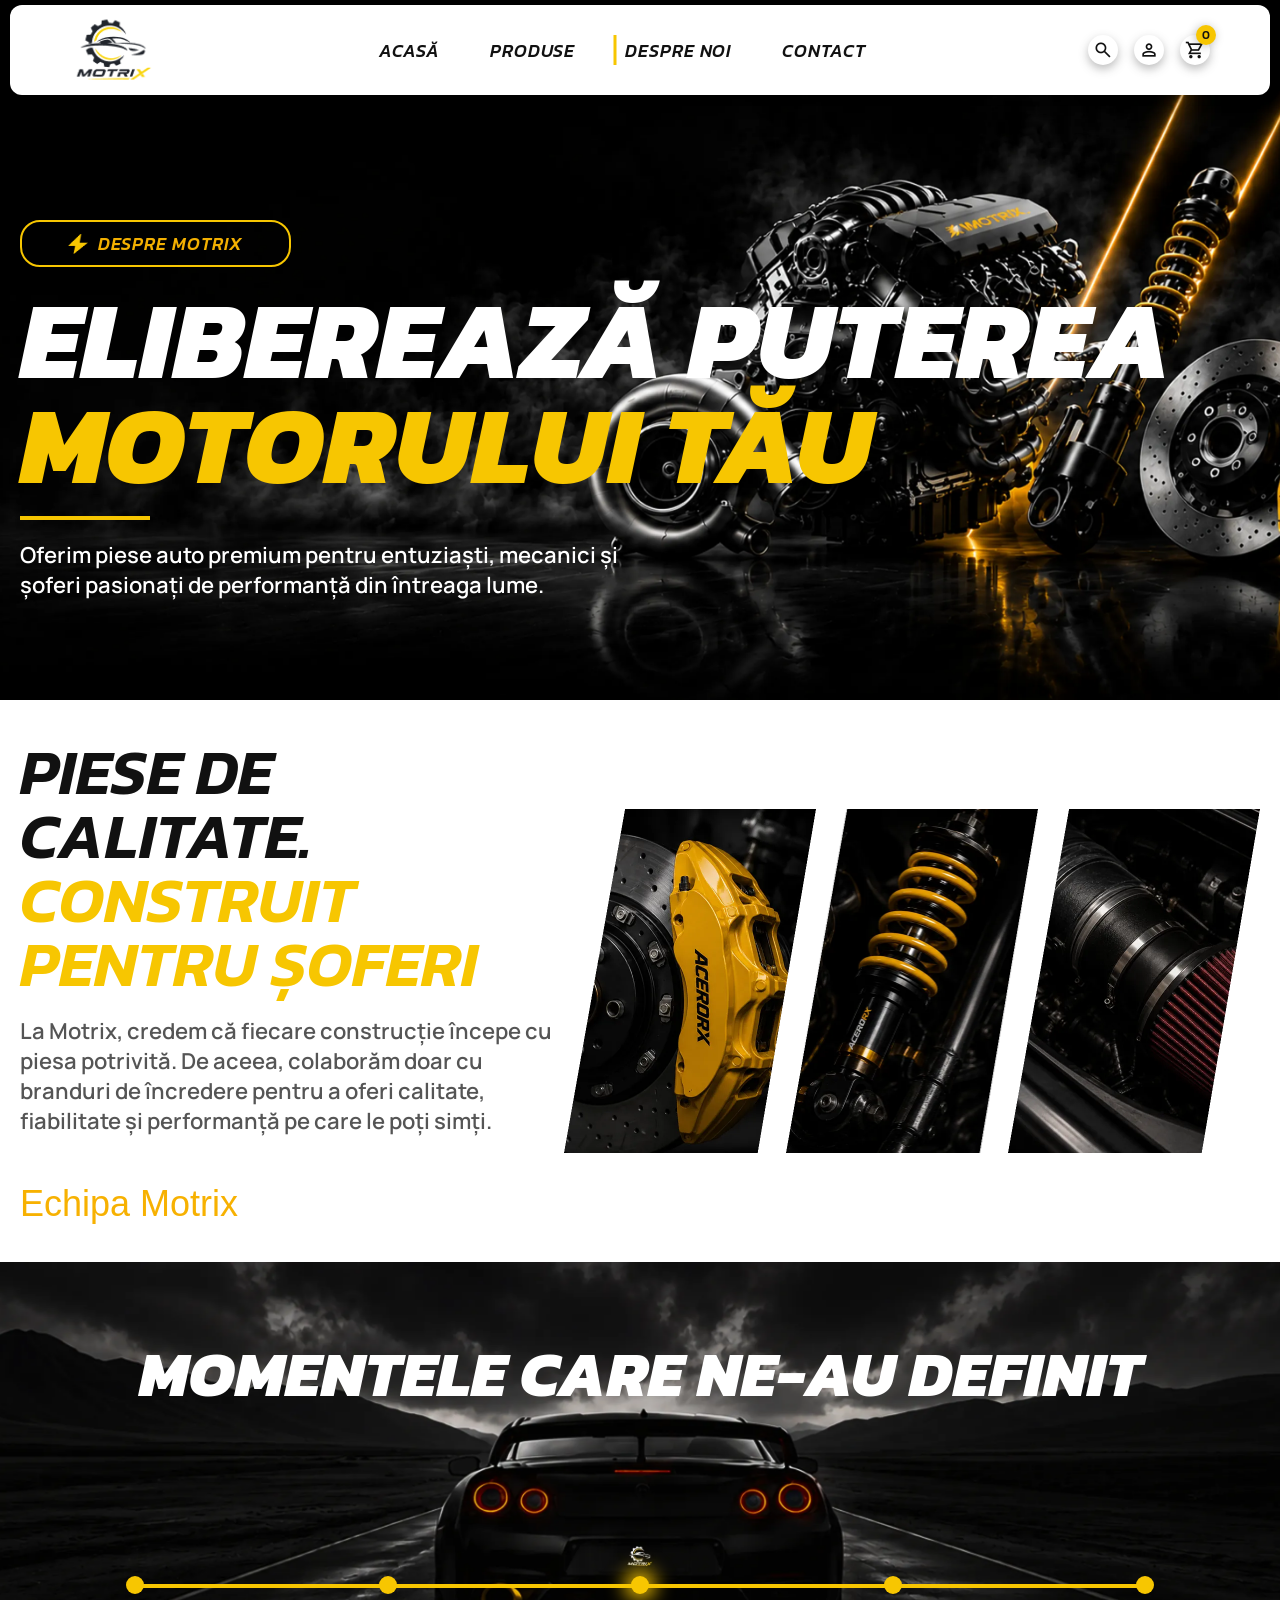
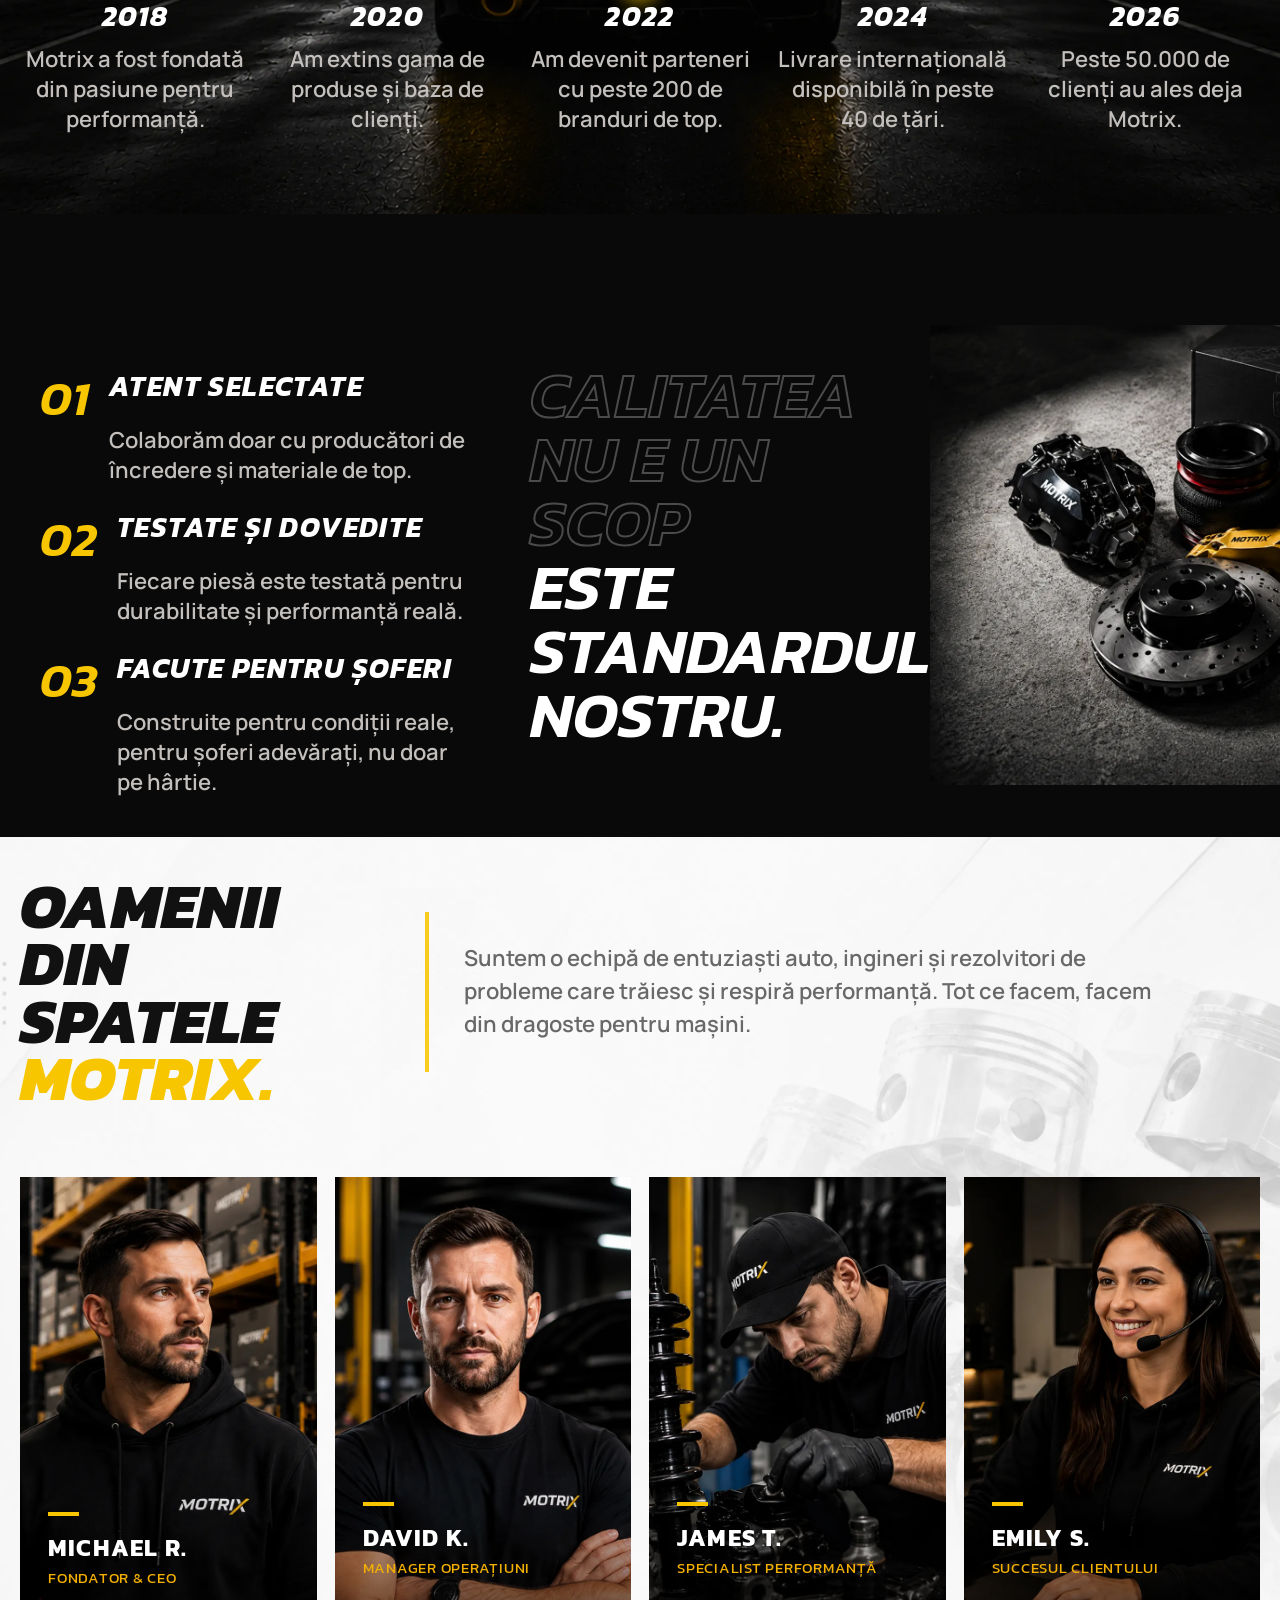
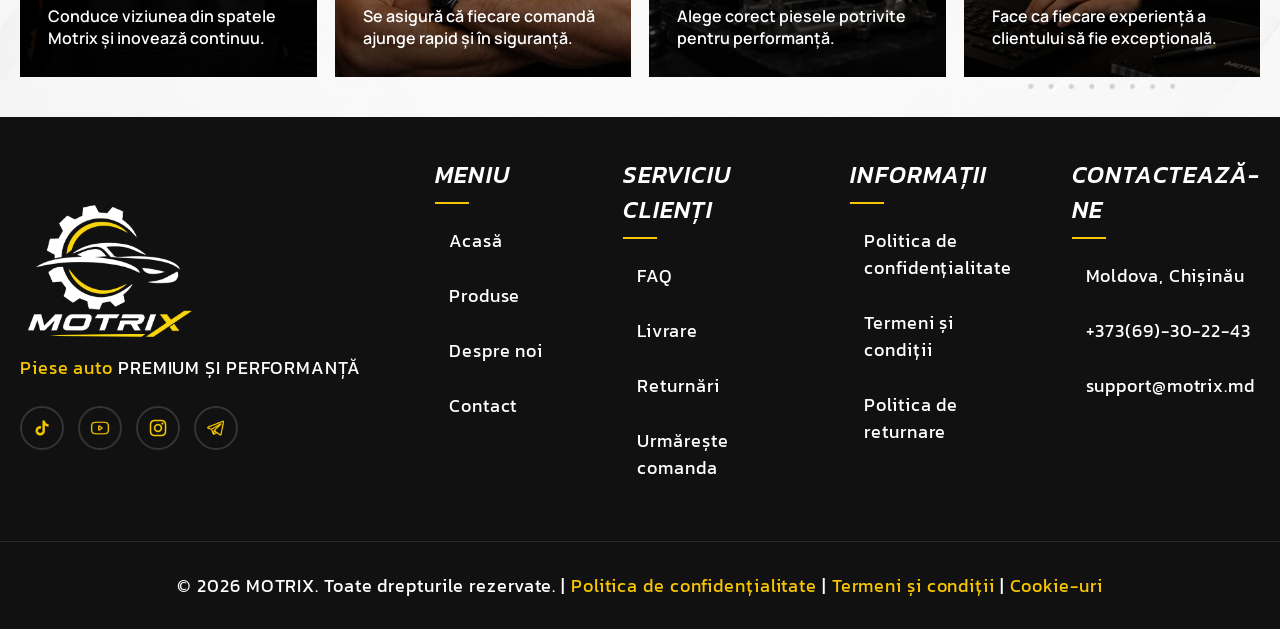
<file: about.html>
﻿<!DOCTYPE html>
<html lang="ro">

<head>
    <meta charset="UTF-8">
    <meta name="viewport" content="width=device-width, initial-scale=1.0">
    <title>Motrix | Despre noi</title>
    <link rel="icon" type="image/png" href="./Assets/Logo/Logo.png">
    <link rel="stylesheet" href="./Css/about.css">
</head>

<body>


    <section class="hero">

        <img class="hero-bg" src="./Assets/Img/About us bg.webp" alt="Hero Background">

        <nav class="navbar">
            <div class="container">

                <div class="logo">
                    <div class="logo">
                        <a href="./index.html">
                            <img src="./Assets/Logo/Logo.png" alt="Logo">
                        </a>
                    </div>
                </div>

                <ul class="menu">
                    <li><a href="./index.html">Acasă</a></li>
                    <li><a href="./shop.html">Produse</a></li>
                    <li><a href="./about.html" class="active">Despre noi</a></li>
                    <li><a href="./contact.html">Contact</a></li>
                </ul>

                <div class="actions">

                    <div class="icon-wrapper">
                        <img src="./Assets/Icons/search.png" alt="">
                    </div>

                    <div class="icon-wrapper">
                        <a href="./login.html"><img src="./Assets/Icons/user.png" alt=""></a>
                    </div>

                    <div class="icon-wrapper">
                        <div class="rectangle" id="cart-badge">0</div>
                        <a href="./checkout.html"><img src="./Assets/Icons/cart.png" alt=""></a>
                    </div>

                    <button class="hamburger" aria-label="Meniu">
                        <span></span>
                        <span></span>
                        <span></span>
                    </button>

                </div>

            </div>
        </nav>

        <div class="container hero-content">

            <div class="hero-left">

                <div class="hero-badge">
                    <img src="./Assets/Icons/Light.png" alt=""> Despre Motrix
                </div>

                <h1>
                    ELIBEREAZĂ
                    PUTEREA

                    <span>MOTORULUI TĂU</span>
                </h1>

                <div class="hero-line"></div>

                <p>
                    Oferim piese auto premium pentru entuziaști, mecanici și șoferi pasionați de performanță din
                    întreaga
                    lume.

                </p>

            </div>

        </div>
    </section>

    <section class="info">
        <div class="container">
            <div class="wrapper">
                <div class="text-wrapper">
                    <h2 class="title">PIESE DE CALITATE.<br>
                        <span>Construit pentru șoferi</span>
                    </h2>
                    <div class="signature-wrapper">
                        <p class="desc">
                            La Motrix, credem că fiecare construcție începe cu piesa potrivită. De aceea, colaborăm doar
                            cu
                            branduri
                            de încredere pentru a oferi calitate, fiabilitate și performanță pe care le poți simți.
                        </p>
                        <p class="signature">
                            Echipa Motrix
                        </p>
                    </div>
                </div>
                <div class="img-wrapper">
                    <img src="./Assets/Img/brake_.webp" alt="">
                    <img src="./Assets/Img/transmisison.webp" alt="">
                    <img src="./Assets/Img/engine_.webp" alt="">
                </div>
            </div>

        </div>
    </section>

    <section class="milestones">

        <img class="milestones-bg" src="./Assets/Img/second about bg.webp" alt="">


        <div class="container">

            <div class="milestones-header">


                <h2>MOMENTELE CARE NE-AU DEFINIT</h2>

            </div>

            <div class="timeline">

                <div class="timeline-line"></div>

                <div class="timeline-item">
                    <div class="dot"></div>

                    <h3>2018</h3>

                    <p>
                        Motrix a fost fondată
                        din pasiune pentru
                        performanță.
                    </p>
                </div>

                <div class="timeline-item">
                    <div class="dot"></div>

                    <h3>2020</h3>

                    <p>
                        Am extins gama de
                        produse și baza de
                        clienți.
                    </p>
                </div>

                <div class="timeline-item">
                    <div class="dot">
                        <div class="dot blur"></div>
                    </div>


                    <h3>2022</h3>

                    <p>
                        Am devenit parteneri
                        cu peste 200 de
                        branduri de top.
                    </p>
                </div>

                <div class="timeline-item">
                    <div class="dot"></div>

                    <h3>2024</h3>

                    <p>
                        Livrare internațională
                        disponibilă în peste
                        40 de țări.
                    </p>
                </div>

                <div class="timeline-item">
                    <div class="dot"></div>

                    <h3>2026</h3>

                    <p>
                        Peste 50.000 de clienți au ales deja Motrix.
                    </p>
                </div>

            </div>

        </div>

    </section>


    <section class="quality">


        <div class="container">

            <div class="quality-left">

                <div class="quality-item">
                    <div class="quality-number">01</div>

                    <div class="quality-content">
                        <h3>ATENT SELECTATE</h3>

                        <p>
                            Colaborăm doar cu
                            producători de încredere
                            și materiale de top.
                        </p>
                    </div>
                </div>

                <div class="quality-item">
                    <div class="quality-number">02</div>

                    <div class="quality-content">
                        <h3>TESTATE ȘI DOVEDITE</h3>

                        <p>
                            Fiecare piesă este testată
                            pentru durabilitate și
                            performanță reală.
                        </p>
                    </div>
                </div>

                <div class="quality-item">
                    <div class="quality-number">03</div>

                    <div class="quality-content">
                        <h3>FACUTE PENTRU ȘOFERI</h3>

                        <p>
                            Construite pentru condiții reale,
                            pentru șoferi adevărați,
                            nu doar pe hârtie.
                        </p>
                    </div>
                </div>

            </div>

            <div class="quality-title">

                <h2 class="title outline">
                    Calitatea nu e un scop

                    <h2 class="title filled">
                        ESTE
                        STANDARDUL
                        NOSTRU.

                    </h2>
                </h2>


            </div>

        </div>

        <div class="quality-image">
            <img src="./Assets/Img/Left image.webp" alt="">
        </div>

    </section>

    <section class="team">

        <img class="team-bg" src="./Assets/Img/thied about us.webp" alt="">

        <div class="container">

            <div class="team-header">

                <h2 class="team-title">
                    OAMENII
                    <br>
                    DIN SPATELE
                    <br>
                    <span>MOTRIX.</span>
                </h2>

                <div class="team-line"></div>

                <p class="team-desc">
                    Suntem o echipă de entuziaști auto, ingineri și
                    rezolvitori de probleme care trăiesc și respiră performanță.
                    Tot ce facem, facem din dragoste pentru mașini.
                </p>

            </div>

            <div class="person-wrapper">

                <div class="person-card">

                    <img src="./Assets/Img/Michael.webp" alt="">

                    <div class="person-overlay">

                        <div class="small-line"></div>
                        <div class="name-wrapper">
                            <p class="name">MICHAEL R.</p>

                            <span class="role">
                                FONDATOR & CEO
                            </span>

                        </div>

                        <p class="desc">
                            Conduce viziunea din spatele Motrix
                            și inovează continuu.
                        </p>

                    </div>

                </div>

                <div class="person-card">

                    <img src="./Assets/Img/David.webp" alt="">

                    <div class="person-overlay">

                        <div class="small-line"></div>
                        <div class="name-wrapper">
                            <p class="name">DAVID K.</p>

                            <span class="role">
                                MANAGER OPERAȚIUNI
                            </span>

                            <p class="desc">
                                Se asigură că fiecare comandă
                                ajunge rapid și în siguranță.
                            </p>
                        </div>
                    </div>

                </div>

                <div class="person-card">

                    <img src="./Assets/Img/James.webp" alt="">

                    <div class="person-overlay">

                        <div class="small-line"></div>
                        <div class="name-wrapper">
                            <p class="name">JAMES T.</p>

                            <span class="role">
                                SPECIALIST PERFORMANȚĂ
                            </span>

                            <p class="desc">
                                Alege corect piesele potrivite pentru performanță.
                            </p>
                        </div>
                    </div>

                </div>

                <div class="person-card">

                    <img src="./Assets/Img/Emily.webp" alt="">

                    <div class="person-overlay">

                        <div class="small-line"></div>
                        <div class="name-wrapper">
                            <p class="name">EMILY S.</p>

                            <span class="role">
                                SUCCESUL CLIENTULUI
                            </span>

                            <p class="desc">
                                Face ca fiecare experiență
                                a clientului să fie excepțională.
                            </p>
                        </div>
                    </div>

                </div>

            </div>

        </div>

    </section>

    <footer class="footer">

        <div class="container">

            <div class="footer-top">


                <div class="footer-brand">

                    <img class="footer-logo" src="./Assets/Logo/Light_Logo.png" alt="Motrix Logo">

                    <p class="footer-tagline">
                        <span>Piese auto</span> PREMIUM ȘI PERFORMANȚĂ
                    </p>

                    <div class="footer-socials">

                        <a href="#" class="social-btn">
                            <img src="./Assets/Icons/tiktok.png" alt="">
                        </a>

                        <a href="#" class="social-btn">
                            <img src="./Assets/Icons/youtube.png" alt="">
                        </a>

                        <a href="#" class="social-btn">
                            <img src="./Assets/Icons/instagram.png" alt="">
                        </a>

                        <a href="#" class="social-btn">
                            <img src="./Assets/Icons/telegram.png" alt="">
                        </a>

                    </div>

                </div>


                <div class="footer-column">

                    <h4>MENIU</h4>

                    <ul>
                        <li><a href="#">Acasă</a></li>
                        <li><a href="#">Produse</a></li>
                        <li><a href="#">Despre noi</a></li>
                        <li><a href="#">Contact</a></li>
                    </ul>

                </div>



                <div class="footer-column">

                    <h4>SERVICIU CLIENȚI</h4>

                    <ul>
                        <li><a href="#">FAQ</a></li>
                        <li><a href="#">Livrare</a></li>
                        <li><a href="#">Returnări</a></li>
                        <li><a href="#">Urmărește comanda</a></li>
                    </ul>

                </div>


                <div class="footer-column">

                    <h4>INFORMAȚII</h4>

                    <ul>
                        <li><a href="#">Politica de confidențialitate</a></li>
                        <li><a href="#">Termeni și condiții</a></li>
                        <li><a href="#">Politica de returnare</a></li>
                    </ul>

                </div>


                <div class="footer-column">

                    <h4>CONTACTEAZĂ-NE</h4>

                    <ul>
                        <li>Moldova, Chișinău</li>
                        <li>+373(69)-30-22-43</li>
                        <li>support@motrix.md</li>
                    </ul>

                </div>

            </div>

        </div>

        <div class="footer-bottom">

            <div class="container">

                <p>
                    © 2026 MOTRIX. Toate drepturile rezervate.
                    |
                    <a href="#">Politica de confidențialitate</a>
                    |
                    <a href="#">Termeni și condiții</a>
                    |
                    <a href="#">Cookie-uri</a>
                </p>

            </div>

        </div>

    </footer>

<script src="./js/products-data.js"></script>
<script src="./js/toast-system.js"></script>
<script src="./js/product-manager.js"></script>
<script src="./js/render-products.js"></script>
<script src="./js/cart-manager.js"></script>
<script src="./js/main.js"></script>
</body>

</html>
</file>
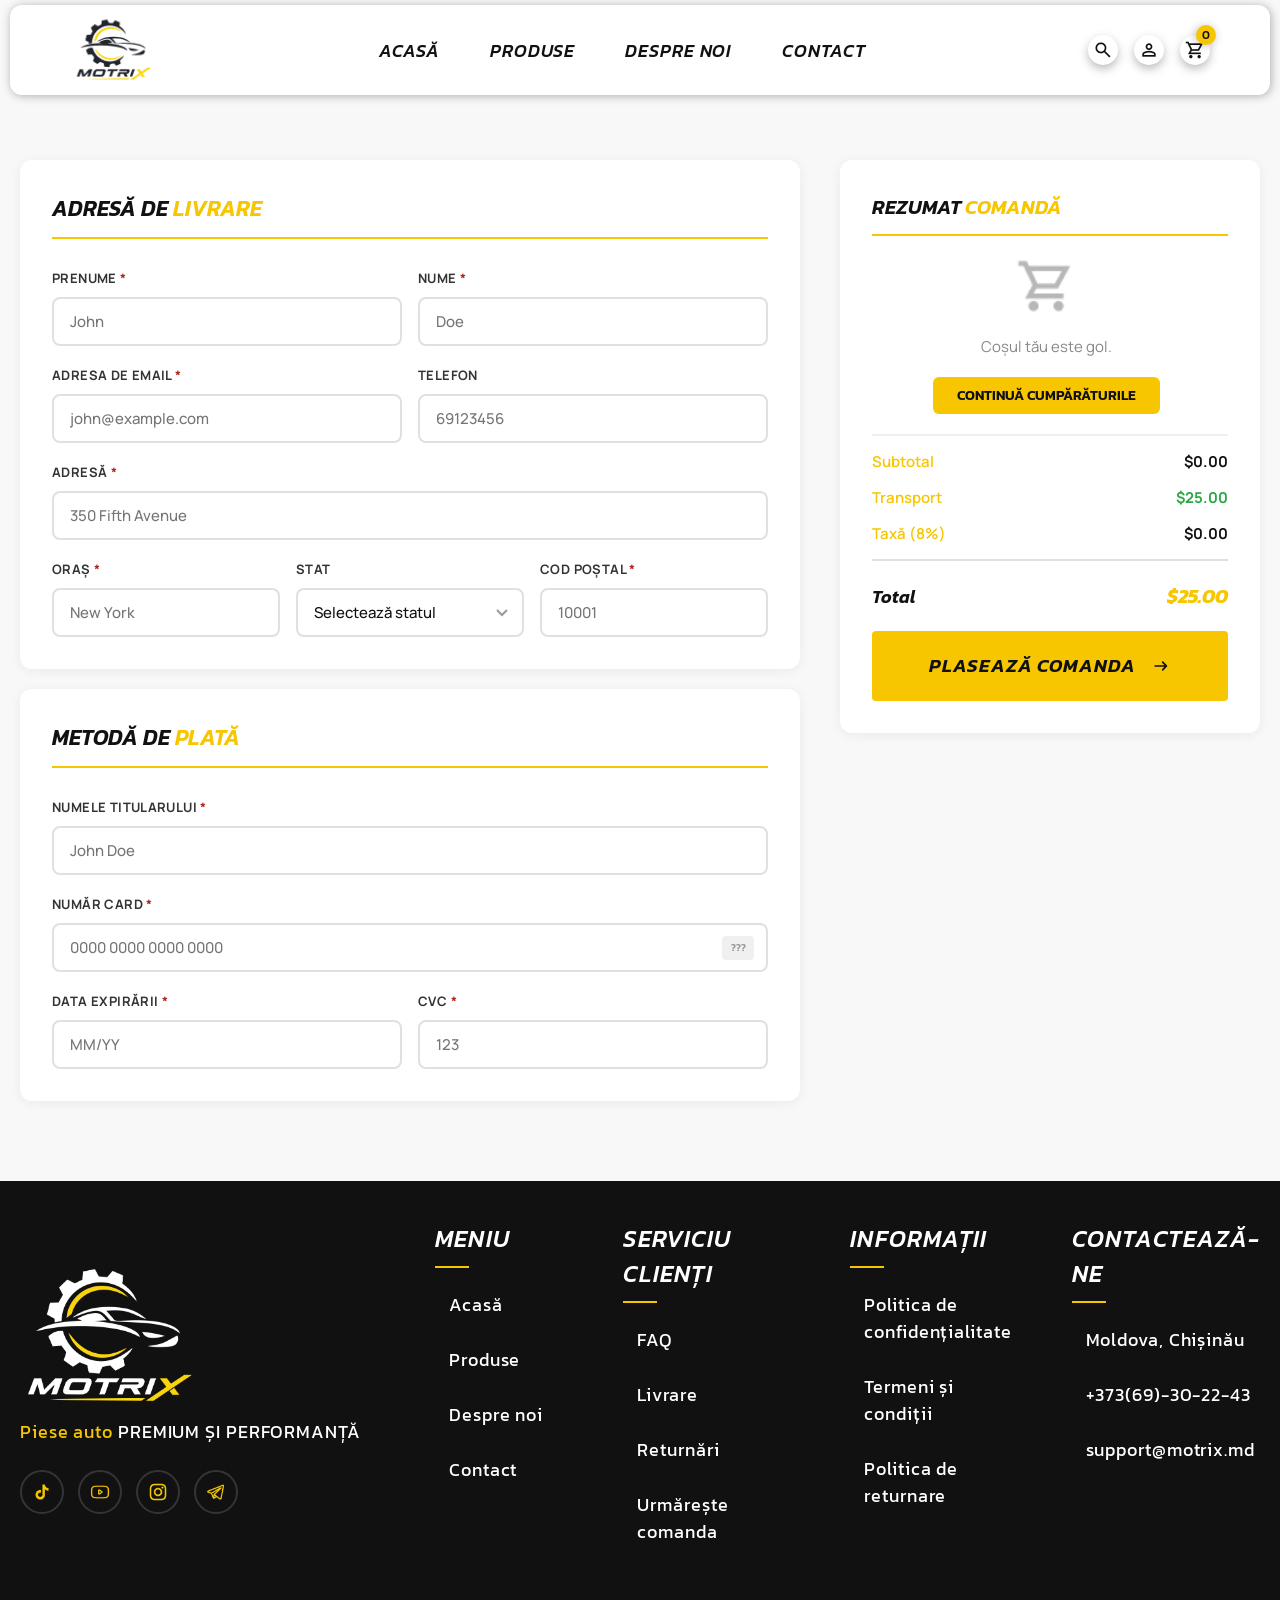
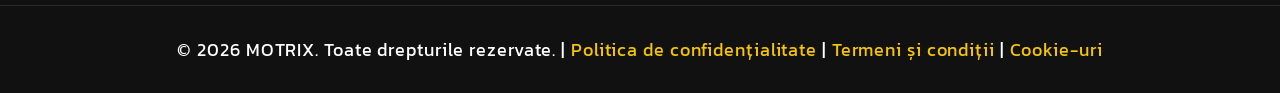
<file: checkout.html>
﻿<!DOCTYPE html>

<html lang="ro">



<head>

    <meta charset="UTF-8">

    <meta name="viewport" content="width=device-width, initial-scale=1.0">

    <title>Motrix | Finalizare comandă</title>
    <link rel="icon" type="image/png" href="./Assets/Logo/Logo.png">

    <link rel="stylesheet" href="./Css/checkout.css">

</head>



<body>



    <nav class="navbar">
        <div class="container">

            <div class="logo">
                <div class="logo">
                    <a href="./index.html">
                        <img src="./Assets/Logo/Logo.png" alt="Logo">
                    </a>
                </div>
            </div>

            <ul class="menu">
                <li><a href="./index.html">Acasă</a></li>
                <li><a href="./shop.html">Produse</a></li>
                <li><a href="./about.html">Despre noi</a></li>
                <li><a href="./contact.html">Contact</a></li>
            </ul>

            <div class="actions">
                <div class="icon-wrapper">
                    <img src="./Assets/Icons/search.png" alt="">
                </div>
                <div class="icon-wrapper">
                    <a href="./login.html"><img src="./Assets/Icons/user.png" alt=""></a>
                </div>
                <div class="icon-wrapper">
                    <div class="rectangle" id="cart-badge">0</div>
                    <a href="./checkout.html"><img src="./Assets/Icons/cart.png" alt=""></a>
                </div>
                <button class="hamburger" aria-label="Meniu">
                    <span></span>
                    <span></span>
                    <span></span>
                </button>
            </div>

        </div>
    </nav>






    <section class="checkout-section">

        <div class="container">



            <div class="checkout-layout">



                <div class="checkout-left">



                    <div class="checkout-card">

                        <h3 class="checkout-section-title">Adresă de <span>livrare</span></h3>



                        <form id="checkout-form" novalidate>



                            <div class="form-row">

                                <div class="form-group">

                                    <label>Prenume <span class="required">*</span></label>

                                    <input type="text" id="checkout-first" placeholder="John" data-required="true">

                                </div>

                                <div class="form-group">

                                    <label>Nume <span class="required">*</span></label>

                                    <input type="text" id="checkout-last" placeholder="Doe" data-required="true">

                                </div>

                            </div>



                            <div class="form-row">

                                <div class="form-group">

                                    <label>Adresa de email <span class="required">*</span></label>

                                    <input type="email" id="checkout-email" placeholder="john@example.com"
                                        data-required="true" data-type="email">

                                </div>

                                <div class="form-group">

                                    <label>Telefon</label>

                                    <input type="text" id="checkout-phone" placeholder="69123456" maxlength="9">

                                </div>

                            </div>



                            <div class="form-group">

                                <label>Adresă <span class="required">*</span></label>

                                <input type="text" id="checkout-address" placeholder="350 Fifth Avenue"
                                    data-required="true">

                            </div>



                            <div class="form-row">

                                <div class="form-group">

                                    <label>Oraș <span class="required">*</span></label>

                                    <input type="text" id="checkout-city" placeholder="New York" data-required="true">

                                </div>

                                <div class="form-group">

                                    <label>Stat</label>

                                    <select id="checkout-state">

                                        <option value="">Selectează statul</option>

                                        <option value="AL">Alabama</option>

                                        <option value="AK">Alaska</option>

                                        <option value="AZ">Arizona</option>

                                        <option value="AR">Arkansas</option>

                                        <option value="CA">California</option>

                                        <option value="CO">Colorado</option>

                                        <option value="CT">Connecticut</option>

                                        <option value="DE">Delaware</option>

                                        <option value="FL">Florida</option>

                                        <option value="GA">Georgia</option>

                                        <option value="HI">Hawaii</option>

                                        <option value="ID">Idaho</option>

                                        <option value="IL">Illinois</option>

                                        <option value="IN">Indiana</option>

                                        <option value="IA">Iowa</option>

                                        <option value="KS">Kansas</option>

                                        <option value="KY">Kentucky</option>

                                        <option value="LA">Louisiana</option>

                                        <option value="ME">Maine</option>

                                        <option value="MD">Maryland</option>

                                        <option value="MA">Massachusetts</option>

                                        <option value="MI">Michigan</option>

                                        <option value="MN">Minnesota</option>

                                        <option value="MS">Mississippi</option>

                                        <option value="MO">Missouri</option>

                                        <option value="MT">Montana</option>

                                        <option value="NE">Nebraska</option>

                                        <option value="NV">Nevada</option>

                                        <option value="NH">New Hampshire</option>

                                        <option value="NJ">New Jersey</option>

                                        <option value="NM">New Mexico</option>

                                        <option value="NY">New York</option>

                                        <option value="NC">North Carolina</option>

                                        <option value="ND">North Dakota</option>

                                        <option value="OH">Ohio</option>

                                        <option value="OK">Oklahoma</option>

                                        <option value="OR">Oregon</option>

                                        <option value="PA">Pennsylvania</option>

                                        <option value="RI">Rhode Island</option>

                                        <option value="SC">South Carolina</option>

                                        <option value="SD">South Dakota</option>

                                        <option value="TN">Tennessee</option>

                                        <option value="TX">Texas</option>

                                        <option value="UT">Utah</option>

                                        <option value="VT">Vermont</option>

                                        <option value="VA">Virginia</option>

                                        <option value="WA">Washington</option>

                                        <option value="WV">West Virginia</option>

                                        <option value="WI">Wisconsin</option>

                                        <option value="WY">Wyoming</option>

                                    </select>

                                </div>

                                <div class="form-group">

                                    <label>Cod poștal <span class="required">*</span></label>

                                    <input type="text" id="checkout-zip" placeholder="10001" data-required="true"
                                        data-type="zip">

                                </div>

                            </div>



                        </form>

                    </div>



                    <div class="checkout-card">

                        <h3 class="checkout-section-title">Metodă de <span>plată</span></h3>



                        <form id="payment-form" novalidate>



                            <div class="form-group">

                                <label>Numele titularului <span class="required">*</span></label>

                                <input type="text" id="checkout-card-name" placeholder="John Doe" data-required="true">

                            </div>



                            <div class="form-group">

                                <label>Număr card <span class="required">*</span></label>

                                <div class="card-input-wrapper">

                                    <input type="text" id="checkout-card-number" placeholder="0000 0000 0000 0000"
                                        data-required="true" data-type="card" maxlength="19">

                                    <div class="card-icon" id="card-type-icon">???</div>

                                </div>

                            </div>



                            <div class="form-row">

                                <div class="form-group">

                                    <label>Data expirării <span class="required">*</span></label>

                                    <input type="text" id="checkout-expiry" placeholder="MM/YY" data-required="true"
                                        data-type="expiry" maxlength="5">

                                </div>

                                <div class="form-group">

                                    <label>CVC <span class="required">*</span></label>

                                    <input type="text" id="checkout-cvc" placeholder="123" data-required="true"
                                        data-type="cvc" maxlength="4">

                                </div>

                            </div>



                        </form>

                    </div>



                </div>



                <div class="checkout-right">



                    <div class="order-summary">



                        <h2>Rezumat <span>comandă</span></h2>



                        <div class="checkout-cart-items" id="checkout-cart-items">

                            <!-- <div class="checkout-empty" id="checkout-empty-template">

                                <img src="./Assets/Icons/cart.png" alt="">

                                <p>Coșul tău este gol.</p>

                                <a href="./shop.html">Continuă cumpărăturile</a>

                            </div> -->

                            <div class="checkout-fill   " id="checkout-fill-template">

                                <img src="./Assets/Img/absorber.webp" alt="">
                                <div class="wrapper">
                                    <div class="name-wrapper">
                                        <p class="name">Oil filter</p>
                                        <p class="category">Premium Engine Filter</p>
                                        <div class="price-wrapper">
                                            <p class="quantity">Qty: 1</p>
                                            <p class="price">$24.99</p>
                                        </div>
                                    </div>
                                    <p class="close">X</p>
                                </div>
                            </div>

                            <div class="checkout-fill   " id="checkout-fill-template">

                                <img src="./Assets/Img/absorber.webp" alt="">
                                <div class="wrapper">
                                    <div class="name-wrapper">
                                        <p class="name">Oil filter</p>
                                        <p class="category">Premium Engine Filter</p>
                                        <div class="price-wrapper">
                                            <p class="quantity">Qty: 1</p>
                                            <p class="price">$24.99</p>
                                        </div>
                                    </div>
                                    <p class="close">X</p>
                                </div>
                            </div>


                            <div class="checkout-fill   " id="checkout-fill-template">

                                <img src="./Assets/Img/absorber.webp" alt="">
                                <div class="wrapper">
                                    <div class="name-wrapper">
                                        <p class="name">Oil filter</p>
                                        <p class="category">Premium Engine Filter</p>
                                        <div class="price-wrapper">
                                            <p class="quantity">Qty: 1</p>
                                            <p class="price">$24.99</p>
                                        </div>
                                    </div>
                                    <p class="close">X</p>
                                </div>
                            </div>


                        </div>



                        <div class="order-totals" id="order-totals">

                            <div class="total-row">

                                <span class="label">Subtotal</span>

                                <span class="value" id="checkout-subtotal">$0.00</span>

                            </div>

                            <div class="total-row">

                                <span class="label">Transport</span>

                                <span class="value" id="checkout-shipping">Free</span>

                            </div>

                            <div class="total-row">

                                <span class="label">Taxă (8%)</span>

                                <span class="value" id="checkout-tax">$0.00</span>

                            </div>

                            <div class="total-row grand-total">

                                <span class="label">Total</span>

                                <span class="value" id="checkout-total">$0.00</span>

                            </div>

                        </div>



                        <a href="#" class="btn-hero" id="checkout-place-order">Plasează comanda

                            <svg width="20" height="20" viewBox="0 0 24 24" xmlns="http://www.w3.org/2000/svg">

                                <path
                                    d="M16.15 13H5C4.71667 13 4.47934 12.904 4.288 12.712C4.09667 12.52 4.00067 12.2827 4 12C3.99934 11.7174 4.09534 11.48 4.288 11.288C4.48067 11.096 4.718 11 5 11H16.15L13.3 8.15002C13.1 7.95002 13.004 7.71669 13.012 7.45002C13.02 7.18336 13.116 6.95002 13.3 6.75002C13.5 6.55002 13.7377 6.44602 14.013 6.43802C14.2883 6.43002 14.5257 6.52569 14.725 6.72502L19.3 11.3C19.4 11.4 19.471 11.5084 19.513 11.625C19.555 11.7417 19.5757 11.8667 19.575 12C19.5743 12.1334 19.5537 12.2584 19.513 12.375C19.4723 12.4917 19.4013 12.6 19.3 12.7L14.725 17.275C14.525 17.475 14.2877 17.571 14.013 17.563C13.7383 17.555 13.5007 17.4507 13.3 17.25C13.1167 17.05 13.0207 16.8167 13.012 16.55C13.0033 16.2834 13.0993 16.05 13.3 15.85L16.15 13Z"
                                    fill="currentColor" />

                            </svg></a>



                    </div>



                </div>



            </div>



        </div>

    </section>



    <footer class="footer">

        <div class="container">

            <div class="footer-top">

                <div class="footer-brand">

                    <img class="footer-logo" src="./Assets/Logo/Light_Logo.png" alt="Motrix Logo">

                    <p class="footer-tagline"><span>Piese auto</span> PREMIUM ȘI PERFORMANȚĂ</p>

                    <div class="footer-socials">

                        <a href="#" class="social-btn"><img src="./Assets/Icons/tiktok.png" alt=""></a>

                        <a href="#" class="social-btn"><img src="./Assets/Icons/youtube.png" alt=""></a>

                        <a href="#" class="social-btn"><img src="./Assets/Icons/instagram.png" alt=""></a>

                        <a href="#" class="social-btn"><img src="./Assets/Icons/telegram.png" alt=""></a>

                    </div>

                </div>

                <div class="footer-column">

                    <h4>MENIU</h4>

                    <ul>

                        <li><a href="./index.html">Acasă</a></li>

                        <li><a href="./shop.html">Produse</a></li>

                        <li><a href="./about.html">Despre noi</a></li>

                        <li><a href="./contact.html">Contact</a></li>

                    </ul>

                </div>

                <div class="footer-column">

                    <h4>SERVICIU CLIENȚI</h4>

                    <ul>

                        <li><a href="#">FAQ</a></li>

                        <li><a href="#">Livrare</a></li>

                        <li><a href="#">Returnări</a></li>

                        <li><a href="#">Urmărește comanda</a></li>

                    </ul>

                </div>

                <div class="footer-column">

                    <h4>INFORMAȚII</h4>

                    <ul>

                        <li><a href="#">Politica de confidențialitate</a></li>

                        <li><a href="#">Termeni și condiții</a></li>

                        <li><a href="#">Politica de returnare</a></li>

                    </ul>

                </div>

                <div class="footer-column">

                    <h4>CONTACTEAZĂ-NE</h4>

                    <ul>

                        <li>Moldova, Chișinău</li>

                        <li>+373(69)-30-22-43</li>

                        <li>support@motrix.md</li>

                    </ul>

                </div>

            </div>

        </div>

        <div class="footer-bottom">

            <div class="container">

                <p>

                    &copy; 2026 MOTRIX. Toate drepturile rezervate.

                    |

                    <a href="#">Politica de confidențialitate</a>

                    |

                    <a href="#">Termeni și condiții</a>

                    |

                    <a href="#">Cookie-uri</a>

                </p>

            </div>

        </div>

    </footer>



    <div id="toast" class="toast show hidden">
        <div class="toast-icon">✓</div>
        <div class="toast-content">
            <p class="toast-title">Succes</p>
            <p class="toast-message">Produsul a fost adăugat în coș.</p>
        </div>
    </div>

    <div class="toast toast-error hidden">
        <div class="toast-icon">✕</div>
        <div class="toast-content">
            <p class="toast-title">Eroare</p>
            <p class="toast-message">Acest produs nu este disponibil momentan.</p>
        </div>
    </div>

    <script src="./js/products-data.js"></script>
    <script src="./js/toast-system.js"></script>
    <script src="./js/product-manager.js"></script>
    <script src="./js/render-products.js"></script>
    <script src="./js/cart-manager.js"></script>
    <script src="./js/main.js"></script>
    <script src="./js/checkout-page.js"></script>
</body>



</html>
</file>
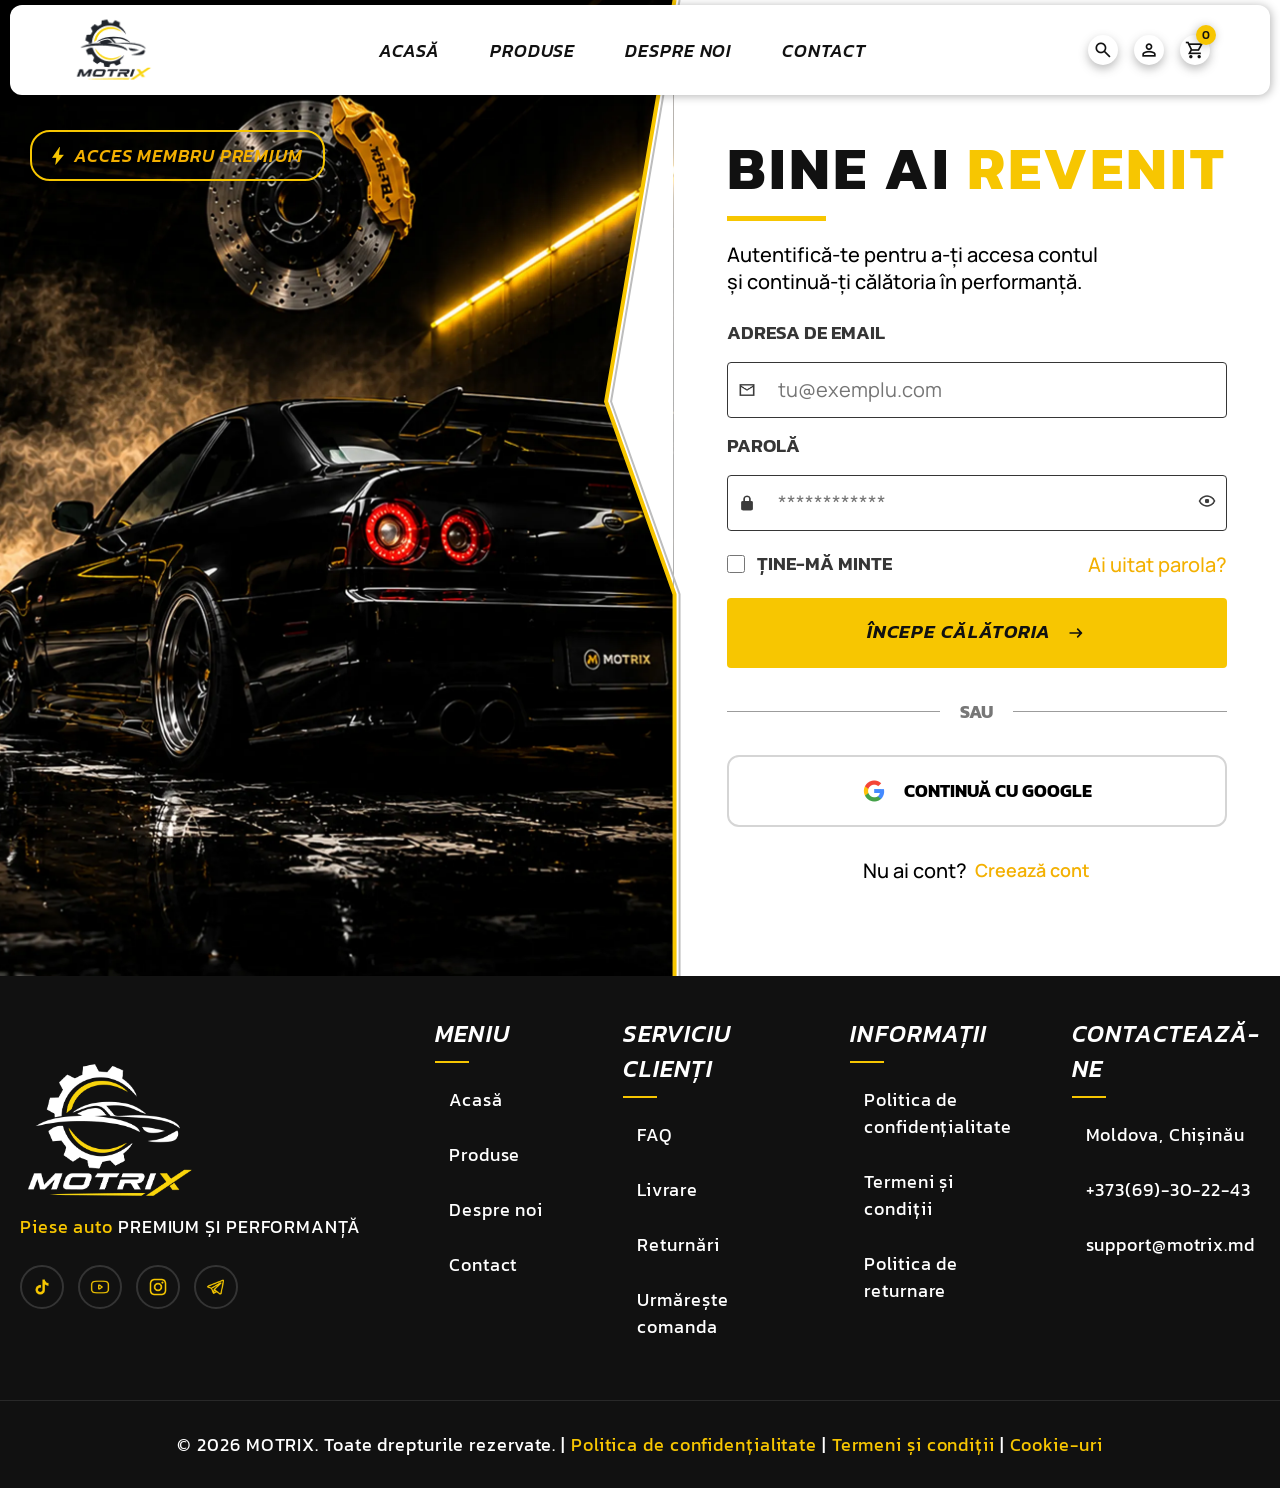
<file: login.html>
﻿<!DOCTYPE html>
<html lang="ro">

<head>
    <meta charset="UTF-8">
    <meta name="viewport" content="width=device-width, initial-scale=1.0">
    <title>Motrix | Autentificare</title>
    <link rel="icon" type="image/png" href="./Assets/Logo/Logo.png">
    <link rel="stylesheet" href="./Css/login.css">
</head>

<body>

    <section class="hero">

        <nav class="navbar">
            <div class="container">

                <div class="logo">
                    <div class="logo">
                        <a href="./index.html">
                            <img src="./Assets/Logo/Logo.png" alt="Logo">
                        </a>
                    </div>
                </div>

                <ul class="menu">
                    <li><a href="./index.html">Acasă</a></li>
                    <li><a href="./shop.html">Produse</a></li>
                    <li><a href="./about.html">Despre noi</a></li>
                    <li><a href="./contact.html">Contact</a></li>
                </ul>

                <div class="actions">

                    <div class="icon-wrapper">
                        <img src="./Assets/Icons/search.png" alt="">
                    </div>

                    <div class="icon-wrapper">
                        <a href="./login.html"><img src="./Assets/Icons/user.png" alt=""></a>
                    </div>


                    <div class="icon-wrapper">
                        <div class="rectangle" id="cart-badge">0</div>
                        <a href="./checkout.html"><img src="./Assets/Icons/cart.png" alt=""></a>
                    </div>

                    <button class="hamburger" aria-label="Meniu">
                        <span></span>
                        <span></span>
                        <span></span>
                    </button>

                </div>

            </div>
        </nav>
    </section>

    <section class="login-section">

        <div class="login-left">

            <div class="hero-badge">
                <img src="./Assets/Icons/Light.png" alt="">
                Acces membru premium
            </div>

            <img class="login-image" src="./Assets/Img/Login bg.webp" alt="">

            <div class="image-cut"></div>

            <div class="separator">

                <svg class="separator-yellow" viewBox="0 0 73 976" preserveAspectRatio="none" fill="none">
                    <path d="M70.5596 0L2.05957 401.5L70.5596 594.249V976" stroke="#F7C601" stroke-width="4" />
                </svg>

                <svg class="separator-gray" viewBox="0 0 73 976" preserveAspectRatio="none" fill="none">
                    <path d="M70.5596 0L2.05957 401.5L70.5596 594.249V976" stroke="#BDBDBD" stroke-width="2" />
                </svg>

            </div>

        </div>

        <div class="login-right">

            <div class="login-content">

                <div class="title-wrapper">
                    <h2 class="login-title">
                        BINE AI <span>REVENIT</span>
                    </h2>

                    <div class="title-line"></div>

                    <p class="login-subtitle">
                        Autentifică-te pentru a-ți accesa contul
                        <br>
                        și continuă-ți călătoria în performanță.
                    </p>
                </div>

                <form>
                    <div class="label-wrappers">
                        <div class="label-wrapper">
                            <label class="form-label">
                                ADRESA DE EMAIL
                            </label>

                            <div class="input-group">

                                <img src="./Assets/Icons/mail_black.png" alt="">

                                <input type="email" placeholder="tu@exemplu.com" id="login-email">

                            </div>
                        </div>

                        <div class="label-wrapper">
                            <label class="form-label">
                                PAROLĂ
                            </label>

                            <div class="input-group">

                                <img src="./Assets/Icons/lock.png" alt="">

                                <input type="password" placeholder="************" id="login-password">

                                <button type="button" class="eye-btn">
                                    <img src="./Assets/Icons/eye.png" alt="">
                                </button>

                            </div>
                        </div>
                    </div>
                    <div class="login-options">

                        <label class="remember">

                            <input type="checkbox">

                            <p class="remember">ȚINE-MĂ MINTE</p>

                        </label>

                        <a href="#" class="forgot-password">
                            Ai uitat parola?
                        </a>

                    </div>

                    <a href="#" class="btn-hero" id="login-submit">Începe călătoria
                        <svg width="20" height="20" viewBox="0 0 24 24" xmlns="http://www.w3.org/2000/svg">
                            <path
                                d="M16.15 13H5C4.71667 13 4.47934 12.904 4.288 12.712C4.09667 12.52 4.00067 12.2827 4 12C3.99934 11.7174 4.09534 11.48 4.288 11.288C4.48067 11.096 4.718 11 5 11H16.15L13.3 8.15002C13.1 7.95002 13.004 7.71669 13.012 7.45002C13.02 7.18336 13.116 6.95002 13.3 6.75002C13.5 6.55002 13.7377 6.44602 14.013 6.43802C14.2883 6.43002 14.5257 6.52569 14.725 6.72502L19.3 11.3C19.4 11.4 19.471 11.5084 19.513 11.625C19.555 11.7417 19.5757 11.8667 19.575 12C19.5743 12.1334 19.5537 12.2584 19.513 12.375C19.4723 12.4917 19.4013 12.6 19.3 12.7L14.725 17.275C14.525 17.475 14.2877 17.571 14.013 17.563C13.7383 17.555 13.5007 17.4507 13.3 17.25C13.1167 17.05 13.0207 16.8167 13.012 16.55C13.0033 16.2834 13.0993 16.05 13.3 15.85L16.15 13Z"
                                fill="currentColor" />
                        </svg></a>

                </form>

                <div class="or-divider">

                    <div class="line"></div>

                    <span>SAU</span>

                    <div class="line"></div>

                </div>

                <button class="google-btn">

                    <img src="./Assets/Icons/google.png" alt="">

                    CONTINUĂ CU GOOGLE

                </button>

                <div class="signup-link">

                    <p class="account">Nu ai cont?</p>

                    <a href="./register.html">
                        Creează cont
                    </a>

                </div>

            </div>

        </div>

    </section>

    <footer class="footer">

        <div class="container">

            <div class="footer-top">


                <div class="footer-brand">

                    <img class="footer-logo" src="./Assets/Logo/Light_Logo.png" alt="Motrix Logo">

                    <p class="footer-tagline">
                        <span>Piese auto</span> PREMIUM ȘI PERFORMANȚĂ
                    </p>

                    <div class="footer-socials">

                        <a href="#" class="social-btn">
                            <img src="./Assets/Icons/tiktok.png" alt="">
                        </a>

                        <a href="#" class="social-btn">
                            <img src="./Assets/Icons/youtube.png" alt="">
                        </a>

                        <a href="#" class="social-btn">
                            <img src="./Assets/Icons/instagram.png" alt="">
                        </a>

                        <a href="#" class="social-btn">
                            <img src="./Assets/Icons/telegram.png" alt="">
                        </a>

                    </div>

                </div>


                <div class="footer-column">

                    <h4>MENIU</h4>

                    <ul>
                        <li><a href="#">Acasă</a></li>
                        <li><a href="#">Produse</a></li>
                        <li><a href="#">Despre noi</a></li>
                        <li><a href="#">Contact</a></li>
                    </ul>

                </div>



                <div class="footer-column">

                    <h4>SERVICIU CLIENȚI</h4>

                    <ul>
                        <li><a href="#">FAQ</a></li>
                        <li><a href="#">Livrare</a></li>
                        <li><a href="#">Returnări</a></li>
                        <li><a href="#">Urmărește comanda</a></li>
                    </ul>

                </div>


                <div class="footer-column">

                    <h4>INFORMAȚII</h4>

                    <ul>
                        <li><a href="#">Politica de confidențialitate</a></li>
                        <li><a href="#">Termeni și condiții</a></li>
                        <li><a href="#">Politica de returnare</a></li>
                    </ul>

                </div>


                <div class="footer-column">

                    <h4>CONTACTEAZĂ-NE</h4>

                    <ul>
                        <li>Moldova, Chișinău</li>
                        <li>+373(69)-30-22-43</li>
                        <li>support@motrix.md</li>
                    </ul>

                </div>

            </div>

        </div>

        <div class="footer-bottom">

            <div class="container">

                <p>
                    © 2026 MOTRIX. Toate drepturile rezervate.
                    |
                    <a href="#">Politica de confidențialitate</a>
                    |
                    <a href="#">Termeni și condiții</a>
                    |
                    <a href="#">Cookie-uri</a>
                </p>

            </div>

        </div>

    </footer>


    <div id="toast" class="toast show hidden">
        <div class="toast-icon">✓</div>
        <div class="toast-content">
            <p class="toast-title">Succes</p>
            <p class="toast-message">Produsul a fost adăugat în coș.</p>
        </div>
    </div>

    <div class="toast toast-error hidden">
        <div class="toast-icon">✕</div>
        <div class="toast-content">
            <p class="toast-title">Eroare</p>
            <p class="toast-message">Acest produs nu este disponibil momentan.</p>
        </div>
    </div>
<script src="./js/products-data.js"></script>
<script src="./js/toast-system.js"></script>
<script src="./js/product-manager.js"></script>
<script src="./js/render-products.js"></script>
<script src="./js/cart-manager.js"></script>
<script src="./js/main.js"></script>
<script src="./js/auth-page.js"></script>
</body>

</html>
</file>
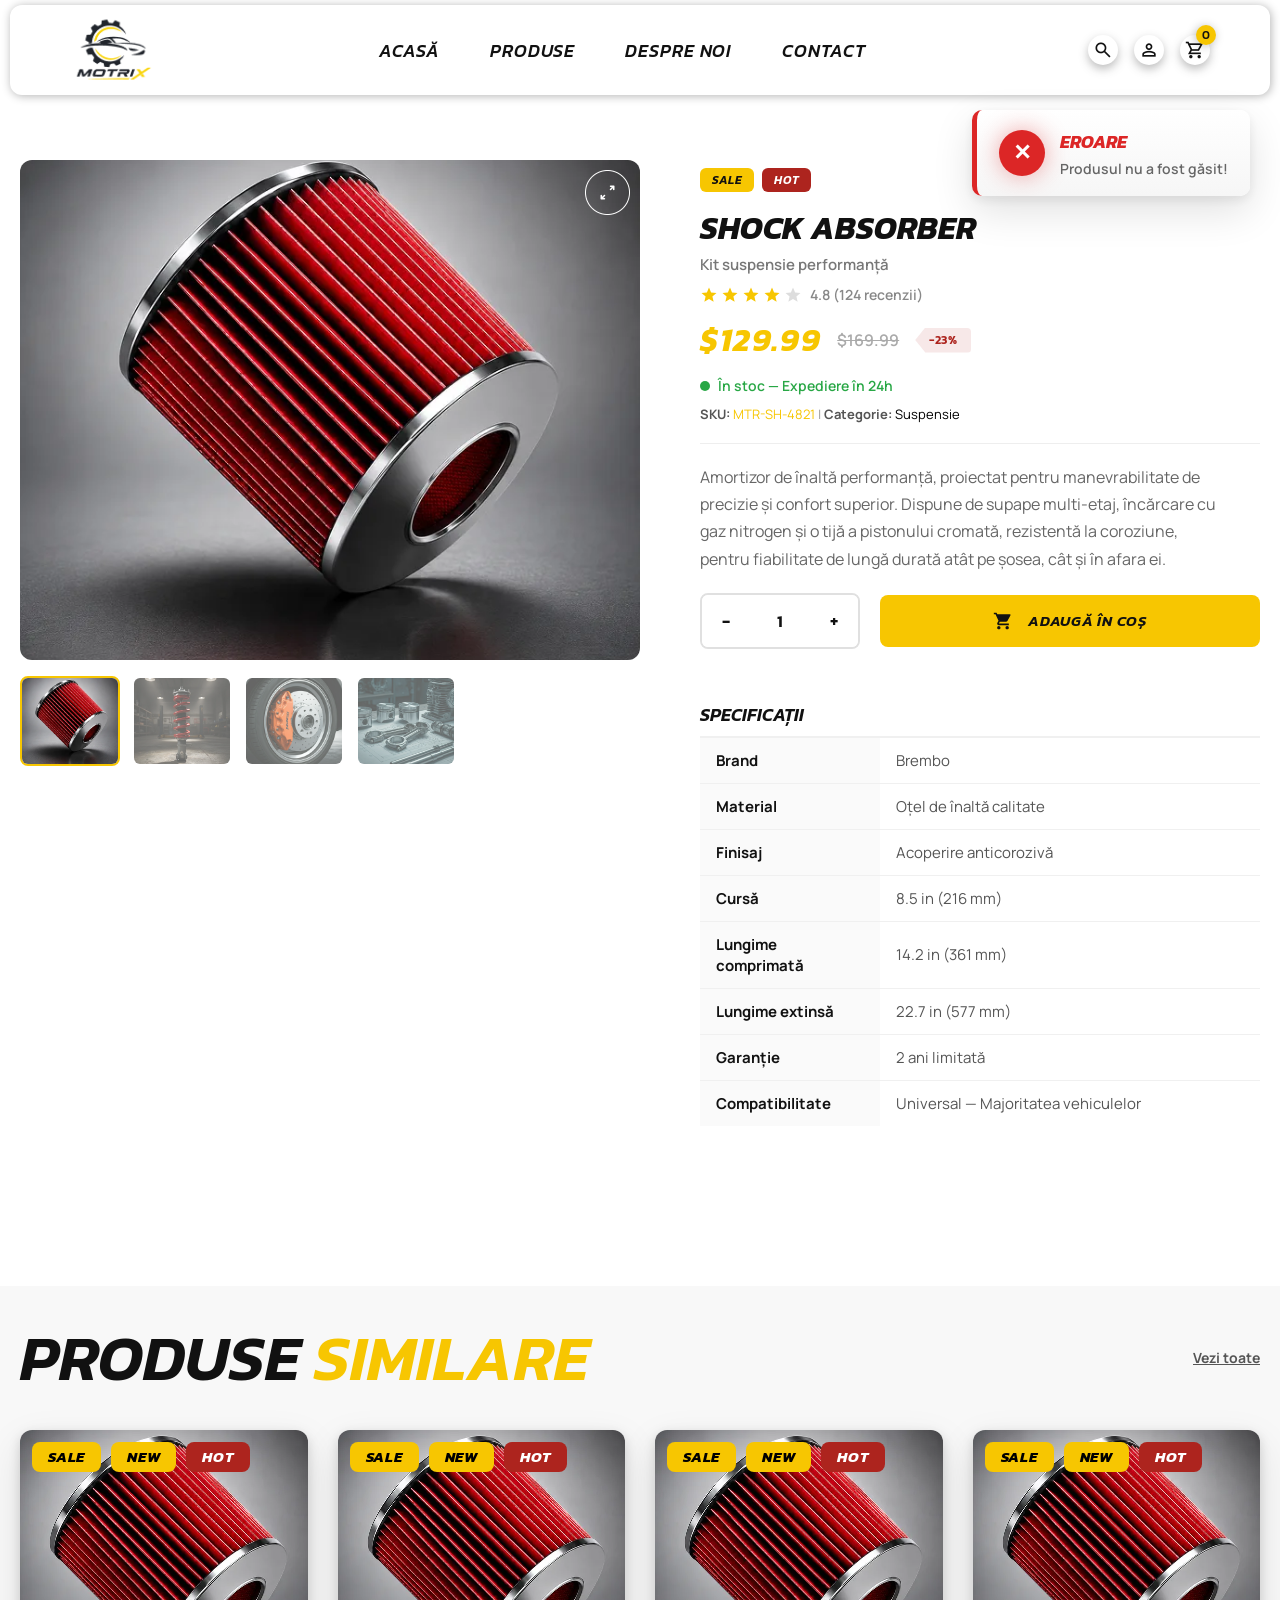
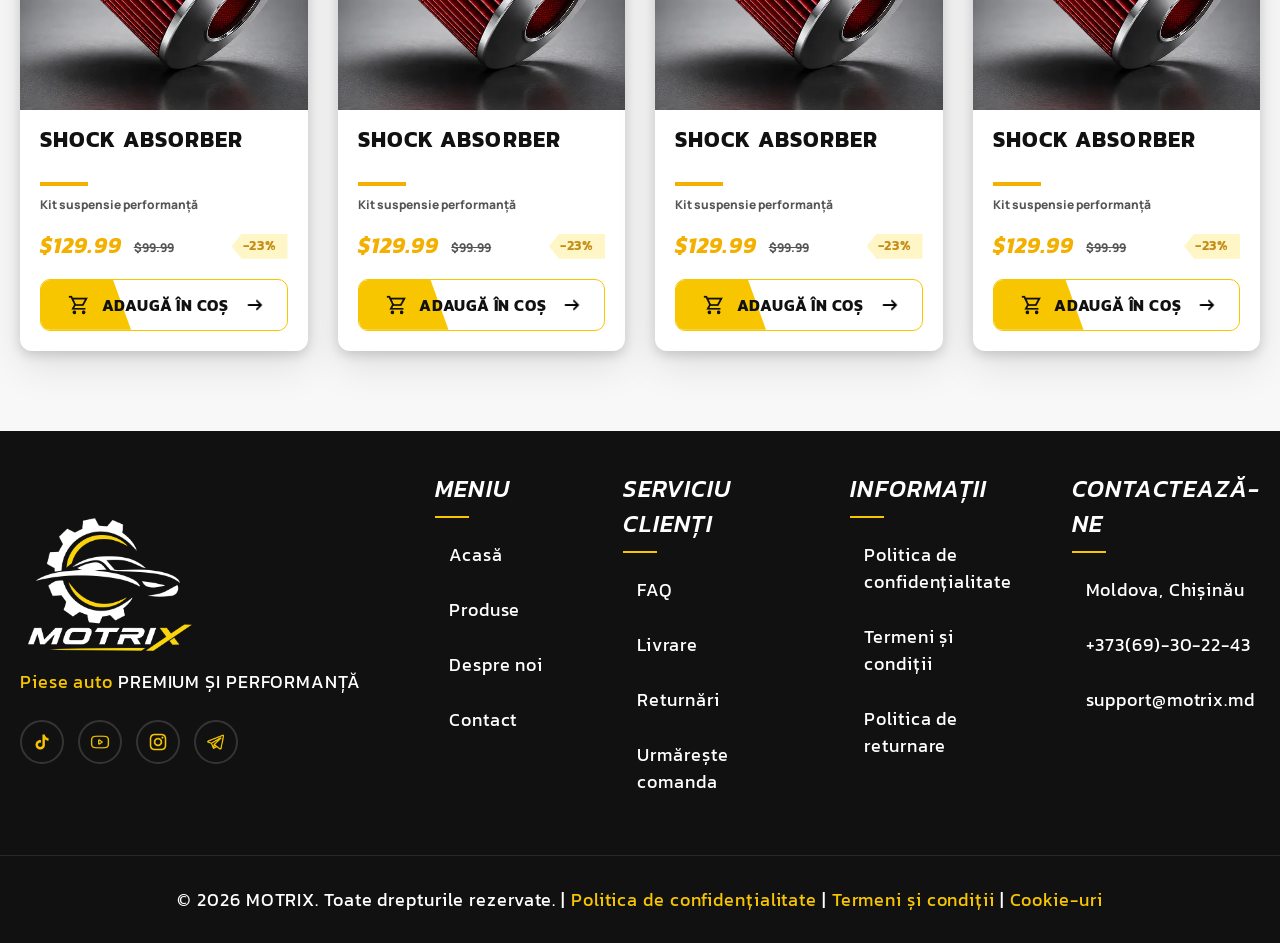
<file: product.html>
﻿<!DOCTYPE html>
<html lang="ro">

<head>
    <meta charset="UTF-8">
    <meta name="viewport" content="width=device-width, initial-scale=1.0">
    <title>Motrix | Detalii produs</title>
    <link rel="icon" type="image/png" href="./Assets/Logo/Logo.png">
    <link rel="stylesheet" href="./Css/product.css">
</head>

<body>

    <nav class="navbar">
        <div class="container">

            <div class="logo">
                <div class="logo">
                    <a href="./index.html">
                        <img src="./Assets/Logo/Logo.png" alt="Logo">
                    </a>
                </div>
            </div>

            <ul class="menu">
                <li><a href="./index.html">Acasă</a></li>
                <li><a href="./shop.html">Produse</a></li>
                <li><a href="./about.html">Despre noi</a></li>
                <li><a href="./contact.html">Contact</a></li>
            </ul>

            <div class="actions">
                <div class="icon-wrapper">
                    <img src="./Assets/Icons/search.png" alt="">
                </div>
                <div class="icon-wrapper">
                    <a href="./login.html"><img src="./Assets/Icons/user.png" alt=""></a>
                </div>
                <div class="icon-wrapper">
                    <div class="rectangle" id="cart-badge">0</div>
                    <a href="./checkout.html"><img src="./Assets/Icons/cart.png" alt=""></a>
                </div>
                <button class="hamburger" aria-label="Meniu">
                    <span></span>
                    <span></span>
                    <span></span>
                </button>
            </div>

        </div>
    </nav>

    <section class="product-detail">
        <div class="container">

            <div class="product-layout">

                <div class="product-gallery">
                    <div class="gallery-main" id="gallery-main">
                        <img src="./Assets/Icons/zoom.png" class="zoom">
                        <img src="./Assets/Img/absorber.webp" alt="Amortizor - Kit suspensie performanță"
                            id="gallery-main-img">

                    </div>

                    <div class="gallery-thumbs">
                        <img class="gallery-thumb active" src="./Assets/Img/absorber.webp"
                            data-src="./Assets/Img/absorber.webp" alt="Vedere principală">
                        <img class="gallery-thumb" src="./Assets/Img/Suspension.webp"
                            data-src="./Assets/Img/Suspension.webp" alt="Vedere laterală">
                        <img class="gallery-thumb" src="./Assets/Img/brake.webp" data-src="./Assets/Img/brake.webp"
                            alt="Vedere detaliată">
                        <img class="gallery-thumb" src="./Assets/Img/engine.webp" data-src="./Assets/Img/engine.webp"
                            alt="Instalare">
                    </div>

                </div>

                <div class="product-info">

                    <div class="info-badges" id="pd-badges">
                        <span class="badge">Sale</span>
                        <span class="badge badge-hot">Hot</span>
                    </div>

                    <div class="rating-wrapper">
                        <h1 class="info-title" id="pd-title">Shock Absorber</h1>
                        <p class="info-subtitle" id="pd-subtitle">Kit suspensie performanță</p>

                        <div class="info-rating" id="pd-rating">
                            <div class="stars" id="pd-stars">
                                <svg viewBox="0 0 24 24">
                                    <path
                                        d="M12 17.27L18.18 21l-1.64-7.03L22 9.24l-7.19-.61L12 2 9.19 8.63 2 9.24l5.46 4.73L5.82 21z" />
                                </svg>
                                <svg viewBox="0 0 24 24">
                                    <path
                                        d="M12 17.27L18.18 21l-1.64-7.03L22 9.24l-7.19-.61L12 2 9.19 8.63 2 9.24l5.46 4.73L5.82 21z" />
                                </svg>
                                <svg viewBox="0 0 24 24">
                                    <path
                                        d="M12 17.27L18.18 21l-1.64-7.03L22 9.24l-7.19-.61L12 2 9.19 8.63 2 9.24l5.46 4.73L5.82 21z" />
                                </svg>
                                <svg viewBox="0 0 24 24">
                                    <path
                                        d="M12 17.27L18.18 21l-1.64-7.03L22 9.24l-7.19-.61L12 2 9.19 8.63 2 9.24l5.46 4.73L5.82 21z" />
                                </svg>
                                <svg class="empty" viewBox="0 0 24 24">
                                    <path
                                        d="M12 17.27L18.18 21l-1.64-7.03L22 9.24l-7.19-.61L12 2 9.19 8.63 2 9.24l5.46 4.73L5.82 21z" />
                                </svg>
                            </div>
                            <span class="rating-text" id="pd-rating-text">4.8 (124 recenzii)</span>
                        </div>
                    </div>


                    <div class="info-price">
                        <span class="current-price" id="pd-price">$129.99</span>
                        <span class="old-price" id="pd-old-price">$169.99</span>
                        <span class="discount" id="pd-discount">-23%</span>
                    </div>
                    <div class="stock-wrapper">
                        <div class="stock-status">
                            <span class="dot in-stock" id="pd-stock-dot"></span>
                            <span class="in-stock-text" id="pd-stock-text">În stoc — Expediere în 24h</span>
                        </div>

                        <div class="product-meta">
                            <strong>SKU:</strong> <span id="pd-sku">MTR-SH-4821</span> | <strong>Categorie:</strong> <a
                                href="./shop.html" id="pd-category">Suspensie</a>
                        </div>
                    </div>


                    <div class="info-divider"></div>

                    <p class="info-desc" id="pd-desc">
                        Amortizor de înaltă performanță, proiectat pentru manevrabilitate de precizie și confort
                        superior.
                        Dispune de supape multi-etaj, încărcare cu gaz nitrogen și o tijă a pistonului
                        cromată, rezistentă la coroziune, pentru fiabilitate de lungă durată atât pe șosea, cât și în
                        afara ei.
                    </p>

                    <div class="product-actions-row">

                        <div class="quantity-selector">
                            <button class="qty-btn qty-minus" aria-label="Scade cantitatea">-</button>
                            <input class="qty-input" type="number" value="1" min="1" max="99" id="pd-qty">
                            <button class="qty-btn qty-plus" aria-label="Crește cantitatea">+</button>
                        </div>

                        <a href="#" class="btn-hero" id="pd-add-cart">
                            <svg width="20" height="20" viewBox="0 0 24 24" fill="none">
                                <path
                                    d="M7 18c-1.1 0-1.99.9-1.99 2S5.9 22 7 22s2-.9 2-2-.9-2-2-2zM1 2v2h2l3.6 7.59-1.35 2.45c-.16.28-.25.61-.25.96 0 1.1.9 2 2 2h12v-2H7.42c-.14 0-.25-.11-.25-.25l.03-.12.9-1.63h7.45c.75 0 1.41-.41 1.75-1.03l3.58-6.49A1.003 1.003 0 0 0 20 4H5.21l-.94-2H1zm16 16c-1.1 0-1.99.9-1.99 2s.89 2 1.99 2 2-.9 2-2-.9-2-2-2z"
                                    fill="currentColor" />
                            </svg>
                            Adaugă în coș
                        </a>

                    </div>

                    <div class="specs-wrapper">
                        <h3>Specificații</h3>
                        <table class="specs-table">
                            <tbody id="pd-specs-body">
                                <tr>
                                    <td>Brand</td>
                                    <td>Brembo</td>
                                </tr>
                                <tr>
                                    <td>Material</td>
                                    <td>Oțel de înaltă calitate</td>
                                </tr>
                                <tr>
                                    <td>Finisaj</td>
                                    <td>Acoperire anticorozivă</td>
                                </tr>
                                <tr>
                                    <td>Cursă</td>
                                    <td>8.5 in (216 mm)</td>
                                </tr>
                                <tr>
                                    <td>Lungime comprimată</td>
                                    <td>14.2 in (361 mm)</td>
                                </tr>
                                <tr>
                                    <td>Lungime extinsă</td>
                                    <td>22.7 in (577 mm)</td>
                                </tr>
                                <tr>
                                    <td>Garanție</td>
                                    <td>2 ani limitată</td>
                                </tr>
                                <tr>
                                    <td>Compatibilitate</td>
                                    <td>Universal — Majoritatea vehiculelor</td>
                                </tr>
                            </tbody>
                        </table>
                    </div>

                </div>

            </div>

        </div>
    </section>



    <section class="related-section">
        <div class="container">

            <div class="related-header">
                <h2>Produse <span>similare</span></h2>
                <a href="./shop.html">Vezi toate</a>
            </div>

            <div class="related-grid" id="pd-related-grid">

                <div class="product-card" data-id="1">

                    <div class="product-image">

                        <div class="product-badges">
                            <span class="badge badge-sale">Sale</span>
                            <span class="badge badge-new">New</span>
                            <span class="badge badge-hot">Hot</span>
                        </div>

                        <div class="product-actions">
                            <button class="action-btn action-add-cart" aria-label="Adaugă în coș">
                                <svg width="20" height="20" viewBox="0 0 20 20" fill="none"
                                    xmlns="http://www.w3.org/2000/svg">
                                    <path
                                        d="M4.65659 17.8442C4.32992 17.5176 4.16659 17.1251 4.16659 16.6667C4.16659 16.2084 4.32992 15.8162 4.65659 15.4901C4.98325 15.164 5.37547 15.0006 5.83325 15.0001C6.29103 14.9995 6.68353 15.1629 7.01075 15.4901C7.33797 15.8173 7.50103 16.2095 7.49992 16.6667C7.49881 17.124 7.33575 17.5165 7.01075 17.8442C6.68575 18.172 6.29325 18.3351 5.83325 18.3334C5.37325 18.3317 4.98103 18.1687 4.65659 17.8442ZM12.9899 17.8442C12.6633 17.5176 12.4999 17.1251 12.4999 16.6667C12.4999 16.2084 12.6633 15.8162 12.9899 15.4901C13.3166 15.164 13.7088 15.0006 14.1666 15.0001C14.6244 14.9995 15.0169 15.1629 15.3441 15.4901C15.6713 15.8173 15.8344 16.2095 15.8333 16.6667C15.8321 17.124 15.6691 17.5165 15.3441 17.8442C15.0191 18.172 14.6266 18.3351 14.1666 18.3334C13.7066 18.3317 13.3144 18.1687 12.9899 17.8442ZM5.12492 5.00008L7.12492 9.16675H12.9583L15.2499 5.00008H5.12492ZM4.33325 3.33341H18.0833L13.9374 10.8334H6.74992L5.83325 12.5001H15.8333V14.1667H3.02075L5.49992 9.66675L2.49992 3.33341H0.833252V1.66675H3.54159L4.33325 3.33341Z"
                                        fill="currentColor" />
                                </svg>

                            </button>

                            <button class="action-btn action-quick-view" aria-label="Vizualizare rapidă">
                                <svg width="20" height="12" viewBox="0 0 20 12" fill="none"
                                    xmlns="http://www.w3.org/2000/svg">
                                    <g clip-path="url(#clip0_36_3880)">
                                        <path
                                            d="M0.122859 5.6421C0.689656 4.89794 1.27637 4.22637 1.87833 3.63036C4.22872 1.3049 6.86622 0.0644894 9.59044 0.00293573C12.3096 -0.0590425 15.099 1.05529 17.76 3.43933C18.4807 4.08501 19.1897 4.82068 19.8811 5.64677C20.0303 5.82464 20.0381 6.08911 19.9115 6.27547C19.1408 7.46027 18.2717 8.45744 17.3346 9.2708C15.242 11.0864 12.8049 11.9834 10.3346 12C7.87169 12.0165 5.37989 11.1565 3.16895 9.46013C2.06309 8.61111 1.02637 7.55282 0.0994216 6.29033C-0.0431565 6.09548 -0.029094 5.81912 0.122859 5.6421ZM10.0002 3.534C11.2537 3.534 12.2697 4.63814 12.2697 6.00039C12.2697 7.36264 11.2537 8.46678 10.0002 8.46678C8.74669 8.46678 7.73067 7.36264 7.73067 6.00039C7.73067 5.74696 7.76583 5.50202 7.83106 5.27193C7.99708 5.74526 8.41856 6.08147 8.91231 6.08147C9.55098 6.08147 10.069 5.51857 10.069 4.8245C10.069 4.28538 9.75723 3.82606 9.31895 3.64734C9.5338 3.5739 9.7627 3.534 10.0002 3.534ZM14.1893 2.11104C14.5654 2.58981 14.8699 3.12987 15.0916 3.71144C15.3619 4.4191 15.5111 5.19297 15.5111 6.00039C15.5111 6.80823 15.3619 7.58211 15.092 8.29019C14.8146 9.01711 14.4085 9.67771 13.8967 10.2344L13.8217 10.3147C14.8529 9.89738 15.8447 9.29203 16.7658 8.4931C17.5518 7.81092 18.2877 6.98652 18.9529 6.01949C18.367 5.34325 17.7748 4.73833 17.1803 4.20557C16.1951 3.32259 15.1943 2.6264 14.1893 2.11104ZM5.90489 10.0027C5.48888 9.50131 5.14981 8.9227 4.9088 8.29104C4.63143 7.56499 4.48885 6.78652 4.48927 6.00039C4.48927 5.1934 4.63809 4.42037 4.90802 3.71356C5.17559 3.01227 5.56231 2.37806 6.03927 1.84148C4.8088 2.40735 3.61856 3.25297 2.49395 4.36476C1.99786 4.85591 1.51583 5.39631 1.05059 5.98511C1.86075 7.03407 2.75137 7.92256 3.69473 8.6472C4.40528 9.19227 5.14591 9.64479 5.90489 10.0027ZM11.7561 1.38344C11.2178 1.14104 10.624 1.00647 10.0006 1.00647C9.37794 1.00647 8.78497 1.14104 8.24552 1.38429C7.68536 1.63687 7.17833 2.00959 6.75216 2.47273C6.32716 2.93501 5.98497 3.48518 5.75216 4.09435C5.52911 4.67974 5.40528 5.32415 5.40528 6.00039C5.40528 6.6779 5.52911 7.32358 5.75294 7.90983C5.98469 8.51636 6.32424 9.06728 6.75216 9.53102C7.17638 9.99119 7.68341 10.3631 8.24591 10.6165C8.78497 10.8593 9.37794 10.9935 10.0006 10.9935C10.6236 10.9935 11.2174 10.8589 11.7568 10.6165C12.3178 10.3648 12.824 9.99246 13.249 9.53102C13.674 9.06916 14.0162 8.519 14.2479 7.9111C14.4713 7.32316 14.5951 6.6779 14.5951 6.00039C14.5951 5.3233 14.4713 4.67847 14.2479 4.09222C14.0162 3.48221 13.674 2.93204 13.249 2.47018C12.8248 2.00916 12.3178 1.63687 11.7561 1.38344Z"
                                            fill="currentColor" />
                                    </g>
                                    <defs>
                                        <clipPath id="clip0_36_3880">
                                            <rect width="20" height="12" fill="currentColor" />
                                        </clipPath>
                                    </defs>
                                </svg>

                            </button>

                            <button class="action-btn action-compare" aria-label="Compară">
                                <svg width="17" height="20" viewBox="0 0 17 20" fill="none"
                                    xmlns="http://www.w3.org/2000/svg">
                                    <g clip-path="url(#clip0_36_3873)">
                                        <path
                                            d="M6.43149 2.45805L6.43103 2.48637H11.8334C11.8471 2.48637 11.8605 2.48718 11.8738 2.48898C12.3859 2.53243 12.8728 2.62618 13.3309 2.77869L13.3321 2.77918C13.7974 2.9338 14.2336 3.15125 14.6365 3.44032C14.9179 3.64198 15.1607 3.86187 15.3708 4.09674C15.5807 4.33128 15.76 4.58307 15.9148 4.84837C16.1546 5.25967 16.347 5.7473 16.5005 6.25512C16.6896 6.88012 16.8202 7.53573 16.9087 8.11304C16.9439 8.34368 16.97 8.56894 16.9778 8.76491C16.9869 8.98984 16.9703 9.18662 16.9164 9.33001C16.8846 9.41449 16.8435 9.48659 16.793 9.54584C16.7348 9.61436 16.665 9.66595 16.584 9.7003C16.0192 9.93923 15.5579 9.36175 15.281 9.01491L15.2804 9.0154L15.2294 8.95143C14.7625 8.3759 14.1888 7.96819 13.5319 7.69296C12.8645 7.41333 12.1069 7.26799 11.2836 7.22046L6.39037 7.22078L6.39268 7.26489V8.75042C6.39268 8.76442 6.39191 8.77809 6.39037 8.7916C6.37666 9.14023 6.26731 9.38731 6.06139 9.53119C5.85501 9.67556 5.58533 9.68907 5.25173 9.57025C5.21554 9.55739 5.18274 9.53835 5.1544 9.51475C3.54463 8.1801 1.93472 6.84594 0.325571 5.51048L0.302931 5.48981C0.0354072 5.23298 -0.0385199 4.96572 0.0175415 4.6983C0.0671343 4.46197 0.222843 4.26047 0.432149 4.08616L4.87856 0.38707C5.07108 0.226912 5.27314 0.1024 5.46335 0.0421779C5.63385 -0.011859 5.80018 -0.0167419 5.95327 0.0418523C6.12022 0.105818 6.2536 0.235213 6.33862 0.444688C6.39914 0.59394 6.43334 0.786162 6.43334 1.02803V2.42062C6.43349 2.43331 6.43287 2.44584 6.43149 2.45805ZM10.5683 17.5417L10.5688 17.5132H5.16641C5.15286 17.5132 5.1393 17.5124 5.12621 17.5106C4.61411 17.4671 4.12696 17.3734 3.66908 17.2209L3.668 17.2204C3.20272 17.0659 2.76655 16.8485 2.36365 16.5594C2.08042 16.3563 1.83646 16.1351 1.62576 15.8988C1.41384 15.6613 1.23364 15.4075 1.07886 15.1409C0.829046 14.7103 0.619893 14.1609 0.454328 13.5882C0.257805 12.9077 0.122118 12.1949 0.0528109 11.6114C0.0323269 11.4384 0.0198517 11.2693 0.0200057 11.1145C0.0201598 10.9402 0.0392576 10.7872 0.0837679 10.6694C0.114879 10.587 0.155693 10.5156 0.206672 10.4555C0.265967 10.3855 0.335736 10.3333 0.416132 10.2991C0.980904 10.0602 1.44233 10.6376 1.7191 10.9847L1.71971 10.9842L1.77085 11.0481C2.23782 11.6237 2.81137 12.0314 3.4684 12.3064C4.13574 12.5861 4.89334 12.7314 5.71671 12.7789L10.6098 12.7784L10.6074 12.7343L10.6073 11.2488C10.6073 11.2348 10.6082 11.2211 10.6098 11.2076C10.6235 10.8588 10.7328 10.6118 10.9387 10.4679C11.1453 10.3235 11.4148 10.31 11.7484 10.429C11.7846 10.4417 11.8172 10.4607 11.8457 10.4845L16.6747 14.4887L16.6973 14.5094C16.9647 14.7666 17.0388 15.0342 16.9827 15.3013C16.9331 15.5376 16.7774 15.7391 16.5681 15.9134L12.1213 19.6127C11.9287 19.7728 11.7267 19.8972 11.5365 19.9574C11.366 20.0114 11.1996 20.0163 11.0464 19.9579C10.8794 19.8939 10.7461 19.7645 10.661 19.5549C10.6005 19.4056 10.5663 19.2134 10.5663 18.9715V17.5789C10.5663 17.5664 10.5671 17.554 10.5683 17.5417ZM11.1243 17.0939C11.1959 17.2197 11.2172 17.3687 11.2155 17.5547L11.2164 17.5789V18.9715C11.2164 19.1187 11.2314 19.2214 11.2579 19.2866C11.2657 19.3058 11.2666 19.3135 11.2676 19.3138C11.2802 19.3187 11.3098 19.3132 11.3513 19.3001C11.459 19.2661 11.5876 19.1836 11.7204 19.0733L16.1666 15.374C16.267 15.2903 16.3377 15.2135 16.3504 15.1536C16.3556 15.1281 16.3317 15.0859 16.2649 15.021L11.4895 11.0605C11.3872 11.0281 11.323 11.0211 11.2965 11.0397C11.274 11.0555 11.2606 11.1188 11.2566 11.2293L11.2572 12.7221C11.2688 12.8906 11.2437 13.0403 11.1744 13.1671C11.0926 13.3175 10.9658 13.4165 10.7869 13.4554C10.7616 13.462 10.7353 13.4656 10.708 13.4656H5.71655V13.4648L5.70007 13.4643C4.80432 13.414 3.9728 13.2539 3.22967 12.9427C2.47654 12.6272 1.81797 12.1587 1.27985 11.4959L1.2244 11.427L1.22502 11.4264L1.2244 11.4256C1.071 11.2334 0.821499 10.9207 0.682732 10.9293C0.672104 10.9648 0.66733 11.0296 0.667176 11.1149C0.667176 11.226 0.678573 11.3691 0.697517 11.5286C0.763435 12.0848 0.890806 12.757 1.07362 13.3898C1.22379 13.9092 1.41107 14.4035 1.63208 14.7843C1.76361 15.0112 1.91716 15.2272 2.09767 15.4295C2.27925 15.6328 2.48701 15.8218 2.72651 15.9935C3.07119 16.2407 3.45161 16.4292 3.86314 16.5664C4.27205 16.703 4.71099 16.7869 5.1755 16.8267H10.6264V16.8281C10.8687 16.8281 11.0228 16.9159 11.1243 17.0939ZM5.87549 2.90581C5.80372 2.78016 5.78247 2.63107 5.78432 2.44503L5.78355 2.42078V1.02803C5.78355 0.880889 5.76845 0.778186 5.74212 0.712919C5.73426 0.693713 5.73334 0.686063 5.73241 0.685738C5.71963 0.680855 5.69021 0.686389 5.64863 0.69941C5.54097 0.73359 5.41222 0.815947 5.27961 0.9263L0.833358 4.62539C0.73294 4.70905 0.662248 4.78603 0.649772 4.84577C0.644382 4.87148 0.668408 4.91347 0.735251 4.97842C2.32653 6.29923 3.91889 7.6189 5.51063 8.93906C5.6129 8.97161 5.67712 8.97845 5.70331 8.95989C5.72595 8.94411 5.73935 8.88063 5.7432 8.77028L5.74273 7.27743C5.73118 7.1088 5.75629 6.95906 5.82559 6.83227C5.90753 6.68188 6.03428 6.58292 6.21294 6.54402C6.2382 6.53735 6.26454 6.53377 6.29195 6.53377H11.2834V6.53458L11.2999 6.53507C12.1955 6.5852 13.0272 6.74552 13.7701 7.05688C14.5233 7.37232 15.1818 7.84091 15.72 8.50367L15.7753 8.57252L15.7746 8.57301L15.7753 8.57366C15.9287 8.76588 16.1782 9.07871 16.3169 9.06992C16.3323 9.02028 16.3354 8.92083 16.3303 8.79127C16.3237 8.62574 16.3006 8.42717 16.2687 8.21982C16.1845 7.66936 16.0606 7.04728 15.8834 6.46118C15.7451 6.00382 15.5738 5.5681 15.3636 5.20742C15.2325 4.98265 15.0793 4.76797 14.8985 4.56582C14.7178 4.36399 14.511 4.17633 14.2732 4.00591C13.9285 3.75868 13.5481 3.5702 13.1365 3.43299C12.7276 3.29644 12.2887 3.21245 11.8242 3.17274H6.37342V3.17144C6.13116 3.1716 5.97714 3.08403 5.87549 2.90581Z"
                                            fill="currentColor" />
                                    </g>
                                    <defs>
                                        <clipPath id="clip0_36_3873">
                                            <rect width="17" height="20" fill="currentColor" />
                                        </clipPath>
                                    </defs>
                                </svg>

                            </button>
                        </div>

                        <img src="./Assets/Img/absorber.webp" alt="Amortizor">

                    </div>

                    <div class="product-content">

                        <h3 class="product-title">
                            SHOCK ABSORBER
                        </h3>

                        <div class="product-line"></div>

                        <p class="product-subtitle">
                            Kit suspensie performanță
                        </p>

                        <div class="product-prices">

                            <div class="price-group">
                                <span class="current-price">$129.99</span>
                                <span class="old-price">$99.99</span>
                            </div>

                            <div class="discount">
                                -23%
                            </div>

                        </div>

                        <button class="cart-btn add-to-cart-btn">

                            <div class="cart-slider"></div>

                            <div class="cart-icon">
                                <img src="./Assets/Icons/cart.png" alt="">
                            </div>

                            <span class="cart-text">
                                Adaugă în coș
                                <img src="./Assets/Icons/arrow.png" alt="">
                            </span>

                        </button>

                    </div>
                </div>

                <div class="product-card" data-id="2">

                    <div class="product-image">

                        <div class="product-badges">
                            <span class="badge badge-sale">Sale</span>
                            <span class="badge badge-new">New</span>
                            <span class="badge badge-hot">Hot</span>
                        </div>

                        <div class="product-actions">
                            <button class="action-btn action-add-cart" aria-label="Adaugă în coș">
                                <svg width="20" height="20" viewBox="0 0 20 20" fill="none"
                                    xmlns="http://www.w3.org/2000/svg">
                                    <path
                                        d="M4.65659 17.8442C4.32992 17.5176 4.16659 17.1251 4.16659 16.6667C4.16659 16.2084 4.32992 15.8162 4.65659 15.4901C4.98325 15.164 5.37547 15.0006 5.83325 15.0001C6.29103 14.9995 6.68353 15.1629 7.01075 15.4901C7.33797 15.8173 7.50103 16.2095 7.49992 16.6667C7.49881 17.124 7.33575 17.5165 7.01075 17.8442C6.68575 18.172 6.29325 18.3351 5.83325 18.3334C5.37325 18.3317 4.98103 18.1687 4.65659 17.8442ZM12.9899 17.8442C12.6633 17.5176 12.4999 17.1251 12.4999 16.6667C12.4999 16.2084 12.6633 15.8162 12.9899 15.4901C13.3166 15.164 13.7088 15.0006 14.1666 15.0001C14.6244 14.9995 15.0169 15.1629 15.3441 15.4901C15.6713 15.8173 15.8344 16.2095 15.8333 16.6667C15.8321 17.124 15.6691 17.5165 15.3441 17.8442C15.0191 18.172 14.6266 18.3351 14.1666 18.3334C13.7066 18.3317 13.3144 18.1687 12.9899 17.8442ZM5.12492 5.00008L7.12492 9.16675H12.9583L15.2499 5.00008H5.12492ZM4.33325 3.33341H18.0833L13.9374 10.8334H6.74992L5.83325 12.5001H15.8333V14.1667H3.02075L5.49992 9.66675L2.49992 3.33341H0.833252V1.66675H3.54159L4.33325 3.33341Z"
                                        fill="currentColor" />
                                </svg>

                            </button>

                            <button class="action-btn action-quick-view" aria-label="Vizualizare rapidă">
                                <svg width="20" height="12" viewBox="0 0 20 12" fill="none"
                                    xmlns="http://www.w3.org/2000/svg">
                                    <g clip-path="url(#clip0_36_3880)">
                                        <path
                                            d="M0.122859 5.6421C0.689656 4.89794 1.27637 4.22637 1.87833 3.63036C4.22872 1.3049 6.86622 0.0644894 9.59044 0.00293573C12.3096 -0.0590425 15.099 1.05529 17.76 3.43933C18.4807 4.08501 19.1897 4.82068 19.8811 5.64677C20.0303 5.82464 20.0381 6.08911 19.9115 6.27547C19.1408 7.46027 18.2717 8.45744 17.3346 9.2708C15.242 11.0864 12.8049 11.9834 10.3346 12C7.87169 12.0165 5.37989 11.1565 3.16895 9.46013C2.06309 8.61111 1.02637 7.55282 0.0994216 6.29033C-0.0431565 6.09548 -0.029094 5.81912 0.122859 5.6421ZM10.0002 3.534C11.2537 3.534 12.2697 4.63814 12.2697 6.00039C12.2697 7.36264 11.2537 8.46678 10.0002 8.46678C8.74669 8.46678 7.73067 7.36264 7.73067 6.00039C7.73067 5.74696 7.76583 5.50202 7.83106 5.27193C7.99708 5.74526 8.41856 6.08147 8.91231 6.08147C9.55098 6.08147 10.069 5.51857 10.069 4.8245C10.069 4.28538 9.75723 3.82606 9.31895 3.64734C9.5338 3.5739 9.7627 3.534 10.0002 3.534ZM14.1893 2.11104C14.5654 2.58981 14.8699 3.12987 15.0916 3.71144C15.3619 4.4191 15.5111 5.19297 15.5111 6.00039C15.5111 6.80823 15.3619 7.58211 15.092 8.29019C14.8146 9.01711 14.4085 9.67771 13.8967 10.2344L13.8217 10.3147C14.8529 9.89738 15.8447 9.29203 16.7658 8.4931C17.5518 7.81092 18.2877 6.98652 18.9529 6.01949C18.367 5.34325 17.7748 4.73833 17.1803 4.20557C16.1951 3.32259 15.1943 2.6264 14.1893 2.11104ZM5.90489 10.0027C5.48888 9.50131 5.14981 8.9227 4.9088 8.29104C4.63143 7.56499 4.48885 6.78652 4.48927 6.00039C4.48927 5.1934 4.63809 4.42037 4.90802 3.71356C5.17559 3.01227 5.56231 2.37806 6.03927 1.84148C4.8088 2.40735 3.61856 3.25297 2.49395 4.36476C1.99786 4.85591 1.51583 5.39631 1.05059 5.98511C1.86075 7.03407 2.75137 7.92256 3.69473 8.6472C4.40528 9.19227 5.14591 9.64479 5.90489 10.0027ZM11.7561 1.38344C11.2178 1.14104 10.624 1.00647 10.0006 1.00647C9.37794 1.00647 8.78497 1.14104 8.24552 1.38429C7.68536 1.63687 7.17833 2.00959 6.75216 2.47273C6.32716 2.93501 5.98497 3.48518 5.75216 4.09435C5.52911 4.67974 5.40528 5.32415 5.40528 6.00039C5.40528 6.6779 5.52911 7.32358 5.75294 7.90983C5.98469 8.51636 6.32424 9.06728 6.75216 9.53102C7.17638 9.99119 7.68341 10.3631 8.24591 10.6165C8.78497 10.8593 9.37794 10.9935 10.0006 10.9935C10.6236 10.9935 11.2174 10.8589 11.7568 10.6165C12.3178 10.3648 12.824 9.99246 13.249 9.53102C13.674 9.06916 14.0162 8.519 14.2479 7.9111C14.4713 7.32316 14.5951 6.6779 14.5951 6.00039C14.5951 5.3233 14.4713 4.67847 14.2479 4.09222C14.0162 3.48221 13.674 2.93204 13.249 2.47018C12.8248 2.00916 12.3178 1.63687 11.7561 1.38344Z"
                                            fill="currentColor" />
                                    </g>
                                    <defs>
                                        <clipPath id="clip0_36_3880">
                                            <rect width="20" height="12" fill="currentColor" />
                                        </clipPath>
                                    </defs>
                                </svg>

                            </button>

                            <button class="action-btn action-compare" aria-label="Compară">
                                <svg width="17" height="20" viewBox="0 0 17 20" fill="none"
                                    xmlns="http://www.w3.org/2000/svg">
                                    <g clip-path="url(#clip0_36_3873)">
                                        <path
                                            d="M6.43149 2.45805L6.43103 2.48637H11.8334C11.8471 2.48637 11.8605 2.48718 11.8738 2.48898C12.3859 2.53243 12.8728 2.62618 13.3309 2.77869L13.3321 2.77918C13.7974 2.9338 14.2336 3.15125 14.6365 3.44032C14.9179 3.64198 15.1607 3.86187 15.3708 4.09674C15.5807 4.33128 15.76 4.58307 15.9148 4.84837C16.1546 5.25967 16.347 5.7473 16.5005 6.25512C16.6896 6.88012 16.8202 7.53573 16.9087 8.11304C16.9439 8.34368 16.97 8.56894 16.9778 8.76491C16.9869 8.98984 16.9703 9.18662 16.9164 9.33001C16.8846 9.41449 16.8435 9.48659 16.793 9.54584C16.7348 9.61436 16.665 9.66595 16.584 9.7003C16.0192 9.93923 15.5579 9.36175 15.281 9.01491L15.2804 9.0154L15.2294 8.95143C14.7625 8.3759 14.1888 7.96819 13.5319 7.69296C12.8645 7.41333 12.1069 7.26799 11.2836 7.22046L6.39037 7.22078L6.39268 7.26489V8.75042C6.39268 8.76442 6.39191 8.77809 6.39037 8.7916C6.37666 9.14023 6.26731 9.38731 6.06139 9.53119C5.85501 9.67556 5.58533 9.68907 5.25173 9.57025C5.21554 9.55739 5.18274 9.53835 5.1544 9.51475C3.54463 8.1801 1.93472 6.84594 0.325571 5.51048L0.302931 5.48981C0.0354072 5.23298 -0.0385199 4.96572 0.0175415 4.6983C0.0671343 4.46197 0.222843 4.26047 0.432149 4.08616L4.87856 0.38707C5.07108 0.226912 5.27314 0.1024 5.46335 0.0421779C5.63385 -0.011859 5.80018 -0.0167419 5.95327 0.0418523C6.12022 0.105818 6.2536 0.235213 6.33862 0.444688C6.39914 0.59394 6.43334 0.786162 6.43334 1.02803V2.42062C6.43349 2.43331 6.43287 2.44584 6.43149 2.45805ZM10.5683 17.5417L10.5688 17.5132H5.16641C5.15286 17.5132 5.1393 17.5124 5.12621 17.5106C4.61411 17.4671 4.12696 17.3734 3.66908 17.2209L3.668 17.2204C3.20272 17.0659 2.76655 16.8485 2.36365 16.5594C2.08042 16.3563 1.83646 16.1351 1.62576 15.8988C1.41384 15.6613 1.23364 15.4075 1.07886 15.1409C0.829046 14.7103 0.619893 14.1609 0.454328 13.5882C0.257805 12.9077 0.122118 12.1949 0.0528109 11.6114C0.0323269 11.4384 0.0198517 11.2693 0.0200057 11.1145C0.0201598 10.9402 0.0392576 10.7872 0.0837679 10.6694C0.114879 10.587 0.155693 10.5156 0.206672 10.4555C0.265967 10.3855 0.335736 10.3333 0.416132 10.2991C0.980904 10.0602 1.44233 10.6376 1.7191 10.9847L1.71971 10.9842L1.77085 11.0481C2.23782 11.6237 2.81137 12.0314 3.4684 12.3064C4.13574 12.5861 4.89334 12.7314 5.71671 12.7789L10.6098 12.7784L10.6074 12.7343L10.6073 11.2488C10.6073 11.2348 10.6082 11.2211 10.6098 11.2076C10.6235 10.8588 10.7328 10.6118 10.9387 10.4679C11.1453 10.3235 11.4148 10.31 11.7484 10.429C11.7846 10.4417 11.8172 10.4607 11.8457 10.4845L16.6747 14.4887L16.6973 14.5094C16.9647 14.7666 17.0388 15.0342 16.9827 15.3013C16.9331 15.5376 16.7774 15.7391 16.5681 15.9134L12.1213 19.6127C11.9287 19.7728 11.7267 19.8972 11.5365 19.9574C11.366 20.0114 11.1996 20.0163 11.0464 19.9579C10.8794 19.8939 10.7461 19.7645 10.661 19.5549C10.6005 19.4056 10.5663 19.2134 10.5663 18.9715V17.5789C10.5663 17.5664 10.5671 17.554 10.5683 17.5417ZM11.1243 17.0939C11.1959 17.2197 11.2172 17.3687 11.2155 17.5547L11.2164 17.5789V18.9715C11.2164 19.1187 11.2314 19.2214 11.2579 19.2866C11.2657 19.3058 11.2666 19.3135 11.2676 19.3138C11.2802 19.3187 11.3098 19.3132 11.3513 19.3001C11.459 19.2661 11.5876 19.1836 11.7204 19.0733L16.1666 15.374C16.267 15.2903 16.3377 15.2135 16.3504 15.1536C16.3556 15.1281 16.3317 15.0859 16.2649 15.021L11.4895 11.0605C11.3872 11.0281 11.323 11.0211 11.2965 11.0397C11.274 11.0555 11.2606 11.1188 11.2566 11.2293L11.2572 12.7221C11.2688 12.8906 11.2437 13.0403 11.1744 13.1671C11.0926 13.3175 10.9658 13.4165 10.7869 13.4554C10.7616 13.462 10.7353 13.4656 10.708 13.4656H5.71655V13.4648L5.70007 13.4643C4.80432 13.414 3.9728 13.2539 3.22967 12.9427C2.47654 12.6272 1.81797 12.1587 1.27985 11.4959L1.2244 11.427L1.22502 11.4264L1.2244 11.4256C1.071 11.2334 0.821499 10.9207 0.682732 10.9293C0.672104 10.9648 0.66733 11.0296 0.667176 11.1149C0.667176 11.226 0.678573 11.3691 0.697517 11.5286C0.763435 12.0848 0.890806 12.757 1.07362 13.3898C1.22379 13.9092 1.41107 14.4035 1.63208 14.7843C1.76361 15.0112 1.91716 15.2272 2.09767 15.4295C2.27925 15.6328 2.48701 15.8218 2.72651 15.9935C3.07119 16.2407 3.45161 16.4292 3.86314 16.5664C4.27205 16.703 4.71099 16.7869 5.1755 16.8267H10.6264V16.8281C10.8687 16.8281 11.0228 16.9159 11.1243 17.0939ZM5.87549 2.90581C5.80372 2.78016 5.78247 2.63107 5.78432 2.44503L5.78355 2.42078V1.02803C5.78355 0.880889 5.76845 0.778186 5.74212 0.712919C5.73426 0.693713 5.73334 0.686063 5.73241 0.685738C5.71963 0.680855 5.69021 0.686389 5.64863 0.69941C5.54097 0.73359 5.41222 0.815947 5.27961 0.9263L0.833358 4.62539C0.73294 4.70905 0.662248 4.78603 0.649772 4.84577C0.644382 4.87148 0.668408 4.91347 0.735251 4.97842C2.32653 6.29923 3.91889 7.6189 5.51063 8.93906C5.6129 8.97161 5.67712 8.97845 5.70331 8.95989C5.72595 8.94411 5.73935 8.88063 5.7432 8.77028L5.74273 7.27743C5.73118 7.1088 5.75629 6.95906 5.82559 6.83227C5.90753 6.68188 6.03428 6.58292 6.21294 6.54402C6.2382 6.53735 6.26454 6.53377 6.29195 6.53377H11.2834V6.53458L11.2999 6.53507C12.1955 6.5852 13.0272 6.74552 13.7701 7.05688C14.5233 7.37232 15.1818 7.84091 15.72 8.50367L15.7753 8.57252L15.7746 8.57301L15.7753 8.57366C15.9287 8.76588 16.1782 9.07871 16.3169 9.06992C16.3323 9.02028 16.3354 8.92083 16.3303 8.79127C16.3237 8.62574 16.3006 8.42717 16.2687 8.21982C16.1845 7.66936 16.0606 7.04728 15.8834 6.46118C15.7451 6.00382 15.5738 5.5681 15.3636 5.20742C15.2325 4.98265 15.0793 4.76797 14.8985 4.56582C14.7178 4.36399 14.511 4.17633 14.2732 4.00591C13.9285 3.75868 13.5481 3.5702 13.1365 3.43299C12.7276 3.29644 12.2887 3.21245 11.8242 3.17274H6.37342V3.17144C6.13116 3.1716 5.97714 3.08403 5.87549 2.90581Z"
                                            fill="currentColor" />
                                    </g>
                                    <defs>
                                        <clipPath id="clip0_36_3873">
                                            <rect width="17" height="20" fill="currentColor" />
                                        </clipPath>
                                    </defs>
                                </svg>

                            </button>
                        </div>

                        <img src="./Assets/Img/absorber.webp" alt="Amortizor">

                    </div>

                    <div class="product-content">

                        <h3 class="product-title">
                            SHOCK ABSORBER
                        </h3>

                        <div class="product-line"></div>

                        <p class="product-subtitle">
                            Kit suspensie performanță
                        </p>

                        <div class="product-prices">

                            <div class="price-group">
                                <span class="current-price">$129.99</span>
                                <span class="old-price">$99.99</span>
                            </div>

                            <div class="discount">
                                -23%
                            </div>

                        </div>

                        <button class="cart-btn add-to-cart-btn">

                            <div class="cart-slider"></div>

                            <div class="cart-icon">
                                <img src="./Assets/Icons/cart.png" alt="">
                            </div>

                            <span class="cart-text">
                                Adaugă în coș
                                <img src="./Assets/Icons/arrow.png" alt="">
                            </span>

                        </button>

                    </div>
                </div>

                <div class="product-card" data-id="3">

                    <div class="product-image">

                        <div class="product-badges">
                            <span class="badge badge-sale">Sale</span>
                            <span class="badge badge-new">New</span>
                            <span class="badge badge-hot">Hot</span>
                        </div>

                        <div class="product-actions">
                            <button class="action-btn action-add-cart" aria-label="Adaugă în coș">
                                <svg width="20" height="20" viewBox="0 0 20 20" fill="none"
                                    xmlns="http://www.w3.org/2000/svg">
                                    <path
                                        d="M4.65659 17.8442C4.32992 17.5176 4.16659 17.1251 4.16659 16.6667C4.16659 16.2084 4.32992 15.8162 4.65659 15.4901C4.98325 15.164 5.37547 15.0006 5.83325 15.0001C6.29103 14.9995 6.68353 15.1629 7.01075 15.4901C7.33797 15.8173 7.50103 16.2095 7.49992 16.6667C7.49881 17.124 7.33575 17.5165 7.01075 17.8442C6.68575 18.172 6.29325 18.3351 5.83325 18.3334C5.37325 18.3317 4.98103 18.1687 4.65659 17.8442ZM12.9899 17.8442C12.6633 17.5176 12.4999 17.1251 12.4999 16.6667C12.4999 16.2084 12.6633 15.8162 12.9899 15.4901C13.3166 15.164 13.7088 15.0006 14.1666 15.0001C14.6244 14.9995 15.0169 15.1629 15.3441 15.4901C15.6713 15.8173 15.8344 16.2095 15.8333 16.6667C15.8321 17.124 15.6691 17.5165 15.3441 17.8442C15.0191 18.172 14.6266 18.3351 14.1666 18.3334C13.7066 18.3317 13.3144 18.1687 12.9899 17.8442ZM5.12492 5.00008L7.12492 9.16675H12.9583L15.2499 5.00008H5.12492ZM4.33325 3.33341H18.0833L13.9374 10.8334H6.74992L5.83325 12.5001H15.8333V14.1667H3.02075L5.49992 9.66675L2.49992 3.33341H0.833252V1.66675H3.54159L4.33325 3.33341Z"
                                        fill="currentColor" />
                                </svg>

                            </button>

                            <button class="action-btn action-quick-view" aria-label="Vizualizare rapidă">
                                <svg width="20" height="12" viewBox="0 0 20 12" fill="none"
                                    xmlns="http://www.w3.org/2000/svg">
                                    <g clip-path="url(#clip0_36_3880)">
                                        <path
                                            d="M0.122859 5.6421C0.689656 4.89794 1.27637 4.22637 1.87833 3.63036C4.22872 1.3049 6.86622 0.0644894 9.59044 0.00293573C12.3096 -0.0590425 15.099 1.05529 17.76 3.43933C18.4807 4.08501 19.1897 4.82068 19.8811 5.64677C20.0303 5.82464 20.0381 6.08911 19.9115 6.27547C19.1408 7.46027 18.2717 8.45744 17.3346 9.2708C15.242 11.0864 12.8049 11.9834 10.3346 12C7.87169 12.0165 5.37989 11.1565 3.16895 9.46013C2.06309 8.61111 1.02637 7.55282 0.0994216 6.29033C-0.0431565 6.09548 -0.029094 5.81912 0.122859 5.6421ZM10.0002 3.534C11.2537 3.534 12.2697 4.63814 12.2697 6.00039C12.2697 7.36264 11.2537 8.46678 10.0002 8.46678C8.74669 8.46678 7.73067 7.36264 7.73067 6.00039C7.73067 5.74696 7.76583 5.50202 7.83106 5.27193C7.99708 5.74526 8.41856 6.08147 8.91231 6.08147C9.55098 6.08147 10.069 5.51857 10.069 4.8245C10.069 4.28538 9.75723 3.82606 9.31895 3.64734C9.5338 3.5739 9.7627 3.534 10.0002 3.534ZM14.1893 2.11104C14.5654 2.58981 14.8699 3.12987 15.0916 3.71144C15.3619 4.4191 15.5111 5.19297 15.5111 6.00039C15.5111 6.80823 15.3619 7.58211 15.092 8.29019C14.8146 9.01711 14.4085 9.67771 13.8967 10.2344L13.8217 10.3147C14.8529 9.89738 15.8447 9.29203 16.7658 8.4931C17.5518 7.81092 18.2877 6.98652 18.9529 6.01949C18.367 5.34325 17.7748 4.73833 17.1803 4.20557C16.1951 3.32259 15.1943 2.6264 14.1893 2.11104ZM5.90489 10.0027C5.48888 9.50131 5.14981 8.9227 4.9088 8.29104C4.63143 7.56499 4.48885 6.78652 4.48927 6.00039C4.48927 5.1934 4.63809 4.42037 4.90802 3.71356C5.17559 3.01227 5.56231 2.37806 6.03927 1.84148C4.8088 2.40735 3.61856 3.25297 2.49395 4.36476C1.99786 4.85591 1.51583 5.39631 1.05059 5.98511C1.86075 7.03407 2.75137 7.92256 3.69473 8.6472C4.40528 9.19227 5.14591 9.64479 5.90489 10.0027ZM11.7561 1.38344C11.2178 1.14104 10.624 1.00647 10.0006 1.00647C9.37794 1.00647 8.78497 1.14104 8.24552 1.38429C7.68536 1.63687 7.17833 2.00959 6.75216 2.47273C6.32716 2.93501 5.98497 3.48518 5.75216 4.09435C5.52911 4.67974 5.40528 5.32415 5.40528 6.00039C5.40528 6.6779 5.52911 7.32358 5.75294 7.90983C5.98469 8.51636 6.32424 9.06728 6.75216 9.53102C7.17638 9.99119 7.68341 10.3631 8.24591 10.6165C8.78497 10.8593 9.37794 10.9935 10.0006 10.9935C10.6236 10.9935 11.2174 10.8589 11.7568 10.6165C12.3178 10.3648 12.824 9.99246 13.249 9.53102C13.674 9.06916 14.0162 8.519 14.2479 7.9111C14.4713 7.32316 14.5951 6.6779 14.5951 6.00039C14.5951 5.3233 14.4713 4.67847 14.2479 4.09222C14.0162 3.48221 13.674 2.93204 13.249 2.47018C12.8248 2.00916 12.3178 1.63687 11.7561 1.38344Z"
                                            fill="currentColor" />
                                    </g>
                                    <defs>
                                        <clipPath id="clip0_36_3880">
                                            <rect width="20" height="12" fill="currentColor" />
                                        </clipPath>
                                    </defs>
                                </svg>

                            </button>

                            <button class="action-btn action-compare" aria-label="Compară">
                                <svg width="17" height="20" viewBox="0 0 17 20" fill="none"
                                    xmlns="http://www.w3.org/2000/svg">
                                    <g clip-path="url(#clip0_36_3873)">
                                        <path
                                            d="M6.43149 2.45805L6.43103 2.48637H11.8334C11.8471 2.48637 11.8605 2.48718 11.8738 2.48898C12.3859 2.53243 12.8728 2.62618 13.3309 2.77869L13.3321 2.77918C13.7974 2.9338 14.2336 3.15125 14.6365 3.44032C14.9179 3.64198 15.1607 3.86187 15.3708 4.09674C15.5807 4.33128 15.76 4.58307 15.9148 4.84837C16.1546 5.25967 16.347 5.7473 16.5005 6.25512C16.6896 6.88012 16.8202 7.53573 16.9087 8.11304C16.9439 8.34368 16.97 8.56894 16.9778 8.76491C16.9869 8.98984 16.9703 9.18662 16.9164 9.33001C16.8846 9.41449 16.8435 9.48659 16.793 9.54584C16.7348 9.61436 16.665 9.66595 16.584 9.7003C16.0192 9.93923 15.5579 9.36175 15.281 9.01491L15.2804 9.0154L15.2294 8.95143C14.7625 8.3759 14.1888 7.96819 13.5319 7.69296C12.8645 7.41333 12.1069 7.26799 11.2836 7.22046L6.39037 7.22078L6.39268 7.26489V8.75042C6.39268 8.76442 6.39191 8.77809 6.39037 8.7916C6.37666 9.14023 6.26731 9.38731 6.06139 9.53119C5.85501 9.67556 5.58533 9.68907 5.25173 9.57025C5.21554 9.55739 5.18274 9.53835 5.1544 9.51475C3.54463 8.1801 1.93472 6.84594 0.325571 5.51048L0.302931 5.48981C0.0354072 5.23298 -0.0385199 4.96572 0.0175415 4.6983C0.0671343 4.46197 0.222843 4.26047 0.432149 4.08616L4.87856 0.38707C5.07108 0.226912 5.27314 0.1024 5.46335 0.0421779C5.63385 -0.011859 5.80018 -0.0167419 5.95327 0.0418523C6.12022 0.105818 6.2536 0.235213 6.33862 0.444688C6.39914 0.59394 6.43334 0.786162 6.43334 1.02803V2.42062C6.43349 2.43331 6.43287 2.44584 6.43149 2.45805ZM10.5683 17.5417L10.5688 17.5132H5.16641C5.15286 17.5132 5.1393 17.5124 5.12621 17.5106C4.61411 17.4671 4.12696 17.3734 3.66908 17.2209L3.668 17.2204C3.20272 17.0659 2.76655 16.8485 2.36365 16.5594C2.08042 16.3563 1.83646 16.1351 1.62576 15.8988C1.41384 15.6613 1.23364 15.4075 1.07886 15.1409C0.829046 14.7103 0.619893 14.1609 0.454328 13.5882C0.257805 12.9077 0.122118 12.1949 0.0528109 11.6114C0.0323269 11.4384 0.0198517 11.2693 0.0200057 11.1145C0.0201598 10.9402 0.0392576 10.7872 0.0837679 10.6694C0.114879 10.587 0.155693 10.5156 0.206672 10.4555C0.265967 10.3855 0.335736 10.3333 0.416132 10.2991C0.980904 10.0602 1.44233 10.6376 1.7191 10.9847L1.71971 10.9842L1.77085 11.0481C2.23782 11.6237 2.81137 12.0314 3.4684 12.3064C4.13574 12.5861 4.89334 12.7314 5.71671 12.7789L10.6098 12.7784L10.6074 12.7343L10.6073 11.2488C10.6073 11.2348 10.6082 11.2211 10.6098 11.2076C10.6235 10.8588 10.7328 10.6118 10.9387 10.4679C11.1453 10.3235 11.4148 10.31 11.7484 10.429C11.7846 10.4417 11.8172 10.4607 11.8457 10.4845L16.6747 14.4887L16.6973 14.5094C16.9647 14.7666 17.0388 15.0342 16.9827 15.3013C16.9331 15.5376 16.7774 15.7391 16.5681 15.9134L12.1213 19.6127C11.9287 19.7728 11.7267 19.8972 11.5365 19.9574C11.366 20.0114 11.1996 20.0163 11.0464 19.9579C10.8794 19.8939 10.7461 19.7645 10.661 19.5549C10.6005 19.4056 10.5663 19.2134 10.5663 18.9715V17.5789C10.5663 17.5664 10.5671 17.554 10.5683 17.5417ZM11.1243 17.0939C11.1959 17.2197 11.2172 17.3687 11.2155 17.5547L11.2164 17.5789V18.9715C11.2164 19.1187 11.2314 19.2214 11.2579 19.2866C11.2657 19.3058 11.2666 19.3135 11.2676 19.3138C11.2802 19.3187 11.3098 19.3132 11.3513 19.3001C11.459 19.2661 11.5876 19.1836 11.7204 19.0733L16.1666 15.374C16.267 15.2903 16.3377 15.2135 16.3504 15.1536C16.3556 15.1281 16.3317 15.0859 16.2649 15.021L11.4895 11.0605C11.3872 11.0281 11.323 11.0211 11.2965 11.0397C11.274 11.0555 11.2606 11.1188 11.2566 11.2293L11.2572 12.7221C11.2688 12.8906 11.2437 13.0403 11.1744 13.1671C11.0926 13.3175 10.9658 13.4165 10.7869 13.4554C10.7616 13.462 10.7353 13.4656 10.708 13.4656H5.71655V13.4648L5.70007 13.4643C4.80432 13.414 3.9728 13.2539 3.22967 12.9427C2.47654 12.6272 1.81797 12.1587 1.27985 11.4959L1.2244 11.427L1.22502 11.4264L1.2244 11.4256C1.071 11.2334 0.821499 10.9207 0.682732 10.9293C0.672104 10.9648 0.66733 11.0296 0.667176 11.1149C0.667176 11.226 0.678573 11.3691 0.697517 11.5286C0.763435 12.0848 0.890806 12.757 1.07362 13.3898C1.22379 13.9092 1.41107 14.4035 1.63208 14.7843C1.76361 15.0112 1.91716 15.2272 2.09767 15.4295C2.27925 15.6328 2.48701 15.8218 2.72651 15.9935C3.07119 16.2407 3.45161 16.4292 3.86314 16.5664C4.27205 16.703 4.71099 16.7869 5.1755 16.8267H10.6264V16.8281C10.8687 16.8281 11.0228 16.9159 11.1243 17.0939ZM5.87549 2.90581C5.80372 2.78016 5.78247 2.63107 5.78432 2.44503L5.78355 2.42078V1.02803C5.78355 0.880889 5.76845 0.778186 5.74212 0.712919C5.73426 0.693713 5.73334 0.686063 5.73241 0.685738C5.71963 0.680855 5.69021 0.686389 5.64863 0.69941C5.54097 0.73359 5.41222 0.815947 5.27961 0.9263L0.833358 4.62539C0.73294 4.70905 0.662248 4.78603 0.649772 4.84577C0.644382 4.87148 0.668408 4.91347 0.735251 4.97842C2.32653 6.29923 3.91889 7.6189 5.51063 8.93906C5.6129 8.97161 5.67712 8.97845 5.70331 8.95989C5.72595 8.94411 5.73935 8.88063 5.7432 8.77028L5.74273 7.27743C5.73118 7.1088 5.75629 6.95906 5.82559 6.83227C5.90753 6.68188 6.03428 6.58292 6.21294 6.54402C6.2382 6.53735 6.26454 6.53377 6.29195 6.53377H11.2834V6.53458L11.2999 6.53507C12.1955 6.5852 13.0272 6.74552 13.7701 7.05688C14.5233 7.37232 15.1818 7.84091 15.72 8.50367L15.7753 8.57252L15.7746 8.57301L15.7753 8.57366C15.9287 8.76588 16.1782 9.07871 16.3169 9.06992C16.3323 9.02028 16.3354 8.92083 16.3303 8.79127C16.3237 8.62574 16.3006 8.42717 16.2687 8.21982C16.1845 7.66936 16.0606 7.04728 15.8834 6.46118C15.7451 6.00382 15.5738 5.5681 15.3636 5.20742C15.2325 4.98265 15.0793 4.76797 14.8985 4.56582C14.7178 4.36399 14.511 4.17633 14.2732 4.00591C13.9285 3.75868 13.5481 3.5702 13.1365 3.43299C12.7276 3.29644 12.2887 3.21245 11.8242 3.17274H6.37342V3.17144C6.13116 3.1716 5.97714 3.08403 5.87549 2.90581Z"
                                            fill="currentColor" />
                                    </g>
                                    <defs>
                                        <clipPath id="clip0_36_3873">
                                            <rect width="17" height="20" fill="currentColor" />
                                        </clipPath>
                                    </defs>
                                </svg>

                            </button>
                        </div>

                        <img src="./Assets/Img/absorber.webp" alt="Amortizor">

                    </div>

                    <div class="product-content">

                        <h3 class="product-title">
                            SHOCK ABSORBER
                        </h3>

                        <div class="product-line"></div>

                        <p class="product-subtitle">
                            Kit suspensie performanță
                        </p>

                        <div class="product-prices">

                            <div class="price-group">
                                <span class="current-price">$129.99</span>
                                <span class="old-price">$99.99</span>
                            </div>

                            <div class="discount">
                                -23%
                            </div>

                        </div>

                        <button class="cart-btn add-to-cart-btn">

                            <div class="cart-slider"></div>

                            <div class="cart-icon">
                                <img src="./Assets/Icons/cart.png" alt="">
                            </div>

                            <span class="cart-text">
                                Adaugă în coș
                                <img src="./Assets/Icons/arrow.png" alt="">
                            </span>

                        </button>

                    </div>
                </div>
                <div class="product-card" data-id="4">

                    <div class="product-image">

                        <div class="product-badges">
                            <span class="badge badge-sale">Sale</span>
                            <span class="badge badge-new">New</span>
                            <span class="badge badge-hot">Hot</span>
                        </div>

                        <div class="product-actions">
                            <button class="action-btn action-add-cart" aria-label="Adaugă în coș">
                                <svg width="20" height="20" viewBox="0 0 20 20" fill="none"
                                    xmlns="http://www.w3.org/2000/svg">
                                    <path
                                        d="M4.65659 17.8442C4.32992 17.5176 4.16659 17.1251 4.16659 16.6667C4.16659 16.2084 4.32992 15.8162 4.65659 15.4901C4.98325 15.164 5.37547 15.0006 5.83325 15.0001C6.29103 14.9995 6.68353 15.1629 7.01075 15.4901C7.33797 15.8173 7.50103 16.2095 7.49992 16.6667C7.49881 17.124 7.33575 17.5165 7.01075 17.8442C6.68575 18.172 6.29325 18.3351 5.83325 18.3334C5.37325 18.3317 4.98103 18.1687 4.65659 17.8442ZM12.9899 17.8442C12.6633 17.5176 12.4999 17.1251 12.4999 16.6667C12.4999 16.2084 12.6633 15.8162 12.9899 15.4901C13.3166 15.164 13.7088 15.0006 14.1666 15.0001C14.6244 14.9995 15.0169 15.1629 15.3441 15.4901C15.6713 15.8173 15.8344 16.2095 15.8333 16.6667C15.8321 17.124 15.6691 17.5165 15.3441 17.8442C15.0191 18.172 14.6266 18.3351 14.1666 18.3334C13.7066 18.3317 13.3144 18.1687 12.9899 17.8442ZM5.12492 5.00008L7.12492 9.16675H12.9583L15.2499 5.00008H5.12492ZM4.33325 3.33341H18.0833L13.9374 10.8334H6.74992L5.83325 12.5001H15.8333V14.1667H3.02075L5.49992 9.66675L2.49992 3.33341H0.833252V1.66675H3.54159L4.33325 3.33341Z"
                                        fill="currentColor" />
                                </svg>

                            </button>

                            <button class="action-btn action-quick-view" aria-label="Vizualizare rapidă">
                                <svg width="20" height="12" viewBox="0 0 20 12" fill="none"
                                    xmlns="http://www.w3.org/2000/svg">
                                    <g clip-path="url(#clip0_36_3880)">
                                        <path
                                            d="M0.122859 5.6421C0.689656 4.89794 1.27637 4.22637 1.87833 3.63036C4.22872 1.3049 6.86622 0.0644894 9.59044 0.00293573C12.3096 -0.0590425 15.099 1.05529 17.76 3.43933C18.4807 4.08501 19.1897 4.82068 19.8811 5.64677C20.0303 5.82464 20.0381 6.08911 19.9115 6.27547C19.1408 7.46027 18.2717 8.45744 17.3346 9.2708C15.242 11.0864 12.8049 11.9834 10.3346 12C7.87169 12.0165 5.37989 11.1565 3.16895 9.46013C2.06309 8.61111 1.02637 7.55282 0.0994216 6.29033C-0.0431565 6.09548 -0.029094 5.81912 0.122859 5.6421ZM10.0002 3.534C11.2537 3.534 12.2697 4.63814 12.2697 6.00039C12.2697 7.36264 11.2537 8.46678 10.0002 8.46678C8.74669 8.46678 7.73067 7.36264 7.73067 6.00039C7.73067 5.74696 7.76583 5.50202 7.83106 5.27193C7.99708 5.74526 8.41856 6.08147 8.91231 6.08147C9.55098 6.08147 10.069 5.51857 10.069 4.8245C10.069 4.28538 9.75723 3.82606 9.31895 3.64734C9.5338 3.5739 9.7627 3.534 10.0002 3.534ZM14.1893 2.11104C14.5654 2.58981 14.8699 3.12987 15.0916 3.71144C15.3619 4.4191 15.5111 5.19297 15.5111 6.00039C15.5111 6.80823 15.3619 7.58211 15.092 8.29019C14.8146 9.01711 14.4085 9.67771 13.8967 10.2344L13.8217 10.3147C14.8529 9.89738 15.8447 9.29203 16.7658 8.4931C17.5518 7.81092 18.2877 6.98652 18.9529 6.01949C18.367 5.34325 17.7748 4.73833 17.1803 4.20557C16.1951 3.32259 15.1943 2.6264 14.1893 2.11104ZM5.90489 10.0027C5.48888 9.50131 5.14981 8.9227 4.9088 8.29104C4.63143 7.56499 4.48885 6.78652 4.48927 6.00039C4.48927 5.1934 4.63809 4.42037 4.90802 3.71356C5.17559 3.01227 5.56231 2.37806 6.03927 1.84148C4.8088 2.40735 3.61856 3.25297 2.49395 4.36476C1.99786 4.85591 1.51583 5.39631 1.05059 5.98511C1.86075 7.03407 2.75137 7.92256 3.69473 8.6472C4.40528 9.19227 5.14591 9.64479 5.90489 10.0027ZM11.7561 1.38344C11.2178 1.14104 10.624 1.00647 10.0006 1.00647C9.37794 1.00647 8.78497 1.14104 8.24552 1.38429C7.68536 1.63687 7.17833 2.00959 6.75216 2.47273C6.32716 2.93501 5.98497 3.48518 5.75216 4.09435C5.52911 4.67974 5.40528 5.32415 5.40528 6.00039C5.40528 6.6779 5.52911 7.32358 5.75294 7.90983C5.98469 8.51636 6.32424 9.06728 6.75216 9.53102C7.17638 9.99119 7.68341 10.3631 8.24591 10.6165C8.78497 10.8593 9.37794 10.9935 10.0006 10.9935C10.6236 10.9935 11.2174 10.8589 11.7568 10.6165C12.3178 10.3648 12.824 9.99246 13.249 9.53102C13.674 9.06916 14.0162 8.519 14.2479 7.9111C14.4713 7.32316 14.5951 6.6779 14.5951 6.00039C14.5951 5.3233 14.4713 4.67847 14.2479 4.09222C14.0162 3.48221 13.674 2.93204 13.249 2.47018C12.8248 2.00916 12.3178 1.63687 11.7561 1.38344Z"
                                            fill="currentColor" />
                                    </g>
                                    <defs>
                                        <clipPath id="clip0_36_3880">
                                            <rect width="20" height="12" fill="currentColor" />
                                        </clipPath>
                                    </defs>
                                </svg>

                            </button>

                            <button class="action-btn action-compare" aria-label="Compară">
                                <svg width="17" height="20" viewBox="0 0 17 20" fill="none"
                                    xmlns="http://www.w3.org/2000/svg">
                                    <g clip-path="url(#clip0_36_3873)">
                                        <path
                                            d="M6.43149 2.45805L6.43103 2.48637H11.8334C11.8471 2.48637 11.8605 2.48718 11.8738 2.48898C12.3859 2.53243 12.8728 2.62618 13.3309 2.77869L13.3321 2.77918C13.7974 2.9338 14.2336 3.15125 14.6365 3.44032C14.9179 3.64198 15.1607 3.86187 15.3708 4.09674C15.5807 4.33128 15.76 4.58307 15.9148 4.84837C16.1546 5.25967 16.347 5.7473 16.5005 6.25512C16.6896 6.88012 16.8202 7.53573 16.9087 8.11304C16.9439 8.34368 16.97 8.56894 16.9778 8.76491C16.9869 8.98984 16.9703 9.18662 16.9164 9.33001C16.8846 9.41449 16.8435 9.48659 16.793 9.54584C16.7348 9.61436 16.665 9.66595 16.584 9.7003C16.0192 9.93923 15.5579 9.36175 15.281 9.01491L15.2804 9.0154L15.2294 8.95143C14.7625 8.3759 14.1888 7.96819 13.5319 7.69296C12.8645 7.41333 12.1069 7.26799 11.2836 7.22046L6.39037 7.22078L6.39268 7.26489V8.75042C6.39268 8.76442 6.39191 8.77809 6.39037 8.7916C6.37666 9.14023 6.26731 9.38731 6.06139 9.53119C5.85501 9.67556 5.58533 9.68907 5.25173 9.57025C5.21554 9.55739 5.18274 9.53835 5.1544 9.51475C3.54463 8.1801 1.93472 6.84594 0.325571 5.51048L0.302931 5.48981C0.0354072 5.23298 -0.0385199 4.96572 0.0175415 4.6983C0.0671343 4.46197 0.222843 4.26047 0.432149 4.08616L4.87856 0.38707C5.07108 0.226912 5.27314 0.1024 5.46335 0.0421779C5.63385 -0.011859 5.80018 -0.0167419 5.95327 0.0418523C6.12022 0.105818 6.2536 0.235213 6.33862 0.444688C6.39914 0.59394 6.43334 0.786162 6.43334 1.02803V2.42062C6.43349 2.43331 6.43287 2.44584 6.43149 2.45805ZM10.5683 17.5417L10.5688 17.5132H5.16641C5.15286 17.5132 5.1393 17.5124 5.12621 17.5106C4.61411 17.4671 4.12696 17.3734 3.66908 17.2209L3.668 17.2204C3.20272 17.0659 2.76655 16.8485 2.36365 16.5594C2.08042 16.3563 1.83646 16.1351 1.62576 15.8988C1.41384 15.6613 1.23364 15.4075 1.07886 15.1409C0.829046 14.7103 0.619893 14.1609 0.454328 13.5882C0.257805 12.9077 0.122118 12.1949 0.0528109 11.6114C0.0323269 11.4384 0.0198517 11.2693 0.0200057 11.1145C0.0201598 10.9402 0.0392576 10.7872 0.0837679 10.6694C0.114879 10.587 0.155693 10.5156 0.206672 10.4555C0.265967 10.3855 0.335736 10.3333 0.416132 10.2991C0.980904 10.0602 1.44233 10.6376 1.7191 10.9847L1.71971 10.9842L1.77085 11.0481C2.23782 11.6237 2.81137 12.0314 3.4684 12.3064C4.13574 12.5861 4.89334 12.7314 5.71671 12.7789L10.6098 12.7784L10.6074 12.7343L10.6073 11.2488C10.6073 11.2348 10.6082 11.2211 10.6098 11.2076C10.6235 10.8588 10.7328 10.6118 10.9387 10.4679C11.1453 10.3235 11.4148 10.31 11.7484 10.429C11.7846 10.4417 11.8172 10.4607 11.8457 10.4845L16.6747 14.4887L16.6973 14.5094C16.9647 14.7666 17.0388 15.0342 16.9827 15.3013C16.9331 15.5376 16.7774 15.7391 16.5681 15.9134L12.1213 19.6127C11.9287 19.7728 11.7267 19.8972 11.5365 19.9574C11.366 20.0114 11.1996 20.0163 11.0464 19.9579C10.8794 19.8939 10.7461 19.7645 10.661 19.5549C10.6005 19.4056 10.5663 19.2134 10.5663 18.9715V17.5789C10.5663 17.5664 10.5671 17.554 10.5683 17.5417ZM11.1243 17.0939C11.1959 17.2197 11.2172 17.3687 11.2155 17.5547L11.2164 17.5789V18.9715C11.2164 19.1187 11.2314 19.2214 11.2579 19.2866C11.2657 19.3058 11.2666 19.3135 11.2676 19.3138C11.2802 19.3187 11.3098 19.3132 11.3513 19.3001C11.459 19.2661 11.5876 19.1836 11.7204 19.0733L16.1666 15.374C16.267 15.2903 16.3377 15.2135 16.3504 15.1536C16.3556 15.1281 16.3317 15.0859 16.2649 15.021L11.4895 11.0605C11.3872 11.0281 11.323 11.0211 11.2965 11.0397C11.274 11.0555 11.2606 11.1188 11.2566 11.2293L11.2572 12.7221C11.2688 12.8906 11.2437 13.0403 11.1744 13.1671C11.0926 13.3175 10.9658 13.4165 10.7869 13.4554C10.7616 13.462 10.7353 13.4656 10.708 13.4656H5.71655V13.4648L5.70007 13.4643C4.80432 13.414 3.9728 13.2539 3.22967 12.9427C2.47654 12.6272 1.81797 12.1587 1.27985 11.4959L1.2244 11.427L1.22502 11.4264L1.2244 11.4256C1.071 11.2334 0.821499 10.9207 0.682732 10.9293C0.672104 10.9648 0.66733 11.0296 0.667176 11.1149C0.667176 11.226 0.678573 11.3691 0.697517 11.5286C0.763435 12.0848 0.890806 12.757 1.07362 13.3898C1.22379 13.9092 1.41107 14.4035 1.63208 14.7843C1.76361 15.0112 1.91716 15.2272 2.09767 15.4295C2.27925 15.6328 2.48701 15.8218 2.72651 15.9935C3.07119 16.2407 3.45161 16.4292 3.86314 16.5664C4.27205 16.703 4.71099 16.7869 5.1755 16.8267H10.6264V16.8281C10.8687 16.8281 11.0228 16.9159 11.1243 17.0939ZM5.87549 2.90581C5.80372 2.78016 5.78247 2.63107 5.78432 2.44503L5.78355 2.42078V1.02803C5.78355 0.880889 5.76845 0.778186 5.74212 0.712919C5.73426 0.693713 5.73334 0.686063 5.73241 0.685738C5.71963 0.680855 5.69021 0.686389 5.64863 0.69941C5.54097 0.73359 5.41222 0.815947 5.27961 0.9263L0.833358 4.62539C0.73294 4.70905 0.662248 4.78603 0.649772 4.84577C0.644382 4.87148 0.668408 4.91347 0.735251 4.97842C2.32653 6.29923 3.91889 7.6189 5.51063 8.93906C5.6129 8.97161 5.67712 8.97845 5.70331 8.95989C5.72595 8.94411 5.73935 8.88063 5.7432 8.77028L5.74273 7.27743C5.73118 7.1088 5.75629 6.95906 5.82559 6.83227C5.90753 6.68188 6.03428 6.58292 6.21294 6.54402C6.2382 6.53735 6.26454 6.53377 6.29195 6.53377H11.2834V6.53458L11.2999 6.53507C12.1955 6.5852 13.0272 6.74552 13.7701 7.05688C14.5233 7.37232 15.1818 7.84091 15.72 8.50367L15.7753 8.57252L15.7746 8.57301L15.7753 8.57366C15.9287 8.76588 16.1782 9.07871 16.3169 9.06992C16.3323 9.02028 16.3354 8.92083 16.3303 8.79127C16.3237 8.62574 16.3006 8.42717 16.2687 8.21982C16.1845 7.66936 16.0606 7.04728 15.8834 6.46118C15.7451 6.00382 15.5738 5.5681 15.3636 5.20742C15.2325 4.98265 15.0793 4.76797 14.8985 4.56582C14.7178 4.36399 14.511 4.17633 14.2732 4.00591C13.9285 3.75868 13.5481 3.5702 13.1365 3.43299C12.7276 3.29644 12.2887 3.21245 11.8242 3.17274H6.37342V3.17144C6.13116 3.1716 5.97714 3.08403 5.87549 2.90581Z"
                                            fill="currentColor" />
                                    </g>
                                    <defs>
                                        <clipPath id="clip0_36_3873">
                                            <rect width="17" height="20" fill="currentColor" />
                                        </clipPath>
                                    </defs>
                                </svg>

                            </button>
                        </div>

                        <img src="./Assets/Img/absorber.webp" alt="Amortizor">

                    </div>

                    <div class="product-content">

                        <h3 class="product-title">
                            SHOCK ABSORBER
                        </h3>

                        <div class="product-line"></div>

                        <p class="product-subtitle">
                            Kit suspensie performanță
                        </p>

                        <div class="product-prices">

                            <div class="price-group">
                                <span class="current-price">$129.99</span>
                                <span class="old-price">$99.99</span>
                            </div>

                            <div class="discount">
                                -23%
                            </div>

                        </div>

                        <button class="cart-btn add-to-cart-btn">

                            <div class="cart-slider"></div>

                            <div class="cart-icon">
                                <img src="./Assets/Icons/cart.png" alt="">
                            </div>

                            <span class="cart-text">
                                Adaugă în coș
                                <img src="./Assets/Icons/arrow.png" alt="">
                            </span>

                        </button>

                    </div>
                </div>

            </div>

        </div>
    </section>

    <footer class="footer">

        <div class="container">

            <div class="footer-top">


                <div class="footer-brand">

                    <img class="footer-logo" src="./Assets/Logo/Light_Logo.png" alt="Motrix Logo">

                    <p class="footer-tagline">
                        <span>Piese auto</span> PREMIUM ȘI PERFORMANȚĂ
                    </p>

                    <div class="footer-socials">

                        <a href="#" class="social-btn">
                            <img src="./Assets/Icons/tiktok.png" alt="">
                        </a>

                        <a href="#" class="social-btn">
                            <img src="./Assets/Icons/youtube.png" alt="">
                        </a>

                        <a href="#" class="social-btn">
                            <img src="./Assets/Icons/instagram.png" alt="">
                        </a>

                        <a href="#" class="social-btn">
                            <img src="./Assets/Icons/telegram.png" alt="">
                        </a>

                    </div>

                </div>


                <div class="footer-column">

                    <h4>MENIU</h4>

                    <ul>
                        <li><a href="#">Acasă</a></li>
                        <li><a href="#">Produse</a></li>
                        <li><a href="#">Despre noi</a></li>
                        <li><a href="#">Contact</a></li>
                    </ul>

                </div>



                <div class="footer-column">

                    <h4>SERVICIU CLIENȚI</h4>

                    <ul>
                        <li><a href="#">FAQ</a></li>
                        <li><a href="#">Livrare</a></li>
                        <li><a href="#">Returnări</a></li>
                        <li><a href="#">Urmărește comanda</a></li>
                    </ul>

                </div>


                <div class="footer-column">

                    <h4>INFORMAȚII</h4>

                    <ul>
                        <li><a href="#">Politica de confidențialitate</a></li>
                        <li><a href="#">Termeni și condiții</a></li>
                        <li><a href="#">Politica de returnare</a></li>
                    </ul>

                </div>


                <div class="footer-column">

                    <h4>CONTACTEAZĂ-NE</h4>

                    <ul>
                        <li>Moldova, Chișinău</li>
                        <li>+373(69)-30-22-43</li>
                        <li>support@motrix.md</li>
                    </ul>

                </div>

            </div>

        </div>

        <div class="footer-bottom">

            <div class="container">

                <p>
                    © 2026 MOTRIX. Toate drepturile rezervate.
                    |
                    <a href="#">Politica de confidențialitate</a>
                    |
                    <a href="#">Termeni și condiții</a>
                    |
                    <a href="#">Cookie-uri</a>
                </p>

            </div>

        </div>

    </footer>

    <div id="toast" class="toast show hidden">
        <div class="toast-icon">✓</div>
        <div class="toast-content">
            <p class="toast-title">Succes</p>
            <p class="toast-message">Produsul a fost adăugat în coș.</p>
        </div>
    </div>

    <div class="toast toast-error hidden">
        <div class="toast-icon">✕</div>
        <div class="toast-content">
            <p class="toast-title">Eroare</p>
            <p class="toast-message">Acest produs nu este disponibil momentan.</p>
        </div>
    </div>

<script src="./js/products-data.js"></script>
<script src="./js/toast-system.js"></script>
<script src="./js/product-manager.js"></script>
<script src="./js/render-products.js"></script>
<script src="./js/cart-manager.js"></script>
<script src="./js/main.js"></script>
<script src="./js/product-page.js"></script>
</body>

</html>
</file>
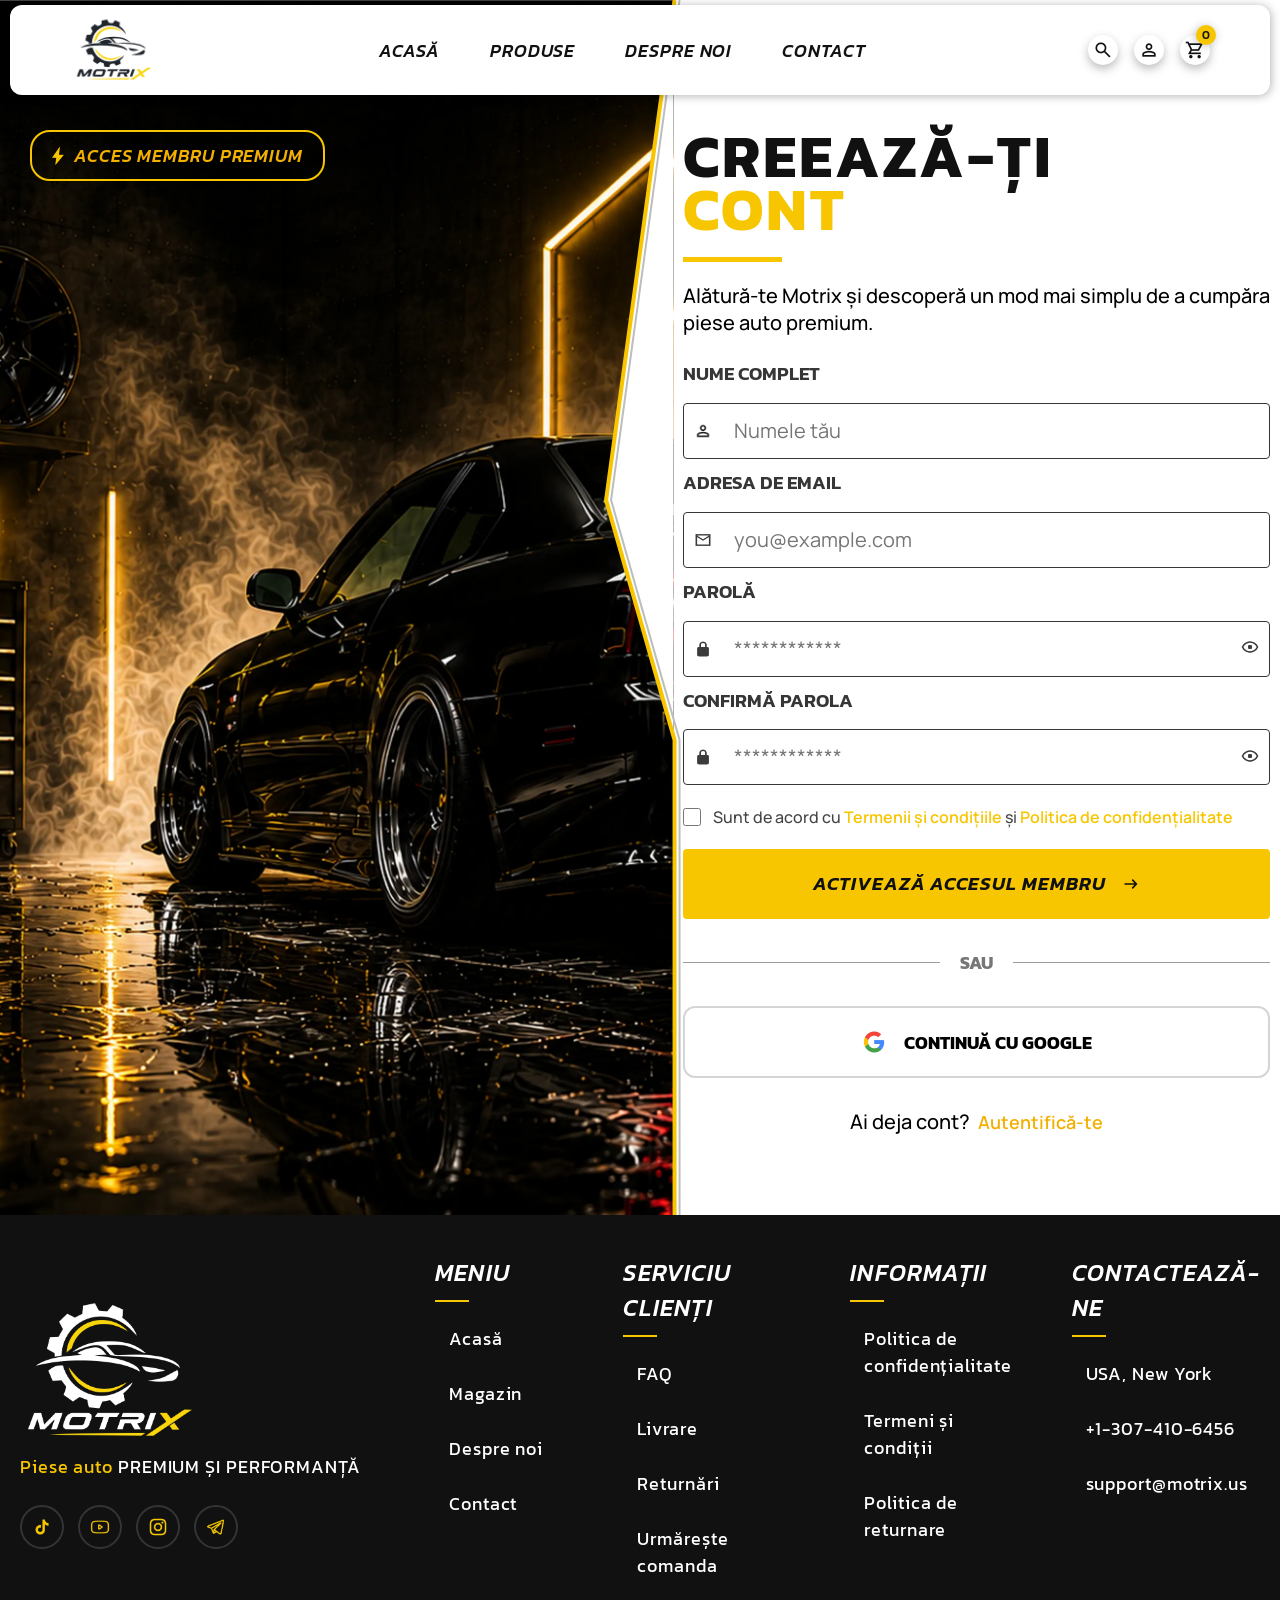
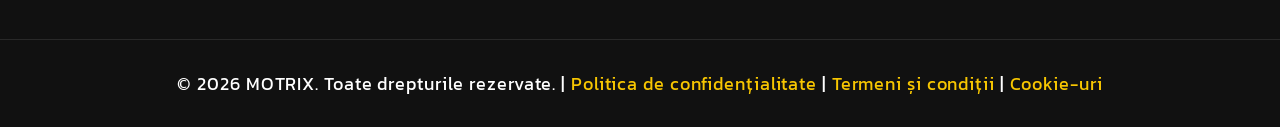
<file: register.html>
﻿<!DOCTYPE html>
<html lang="ro">

<head>
    <meta charset="UTF-8">
    <meta name="viewport" content="width=device-width, initial-scale=1.0">
    <title>Motrix | Înregistrare</title>
    <link rel="icon" type="image/png" href="./Assets/Logo/Logo.png">
    <link rel="stylesheet" href="./Css/register.css">
</head>

<body>

    <section class="hero">

        <nav class="navbar">
            <div class="container">

                <div class="logo">
                    <div class="logo">
                        <a href="./index.html">
                            <img src="./Assets/Logo/Logo.png" alt="Logo">
                        </a>
                    </div>
                </div>

                <ul class="menu">
                    <li><a href="./index.html">Acasă</a></li>
                    <li><a href="./shop.html">Produse</a></li>
                    <li><a href="./about.html">Despre noi</a></li>
                    <li><a href="./contact.html">Contact</a></li>
                </ul>

                <div class="actions">

                    <div class="icon-wrapper">
                        <img src="./Assets/Icons/search.png" alt="">
                    </div>

                    <div class="icon-wrapper">
                        <a href="./login.html"><img src="./Assets/Icons/user.png" alt=""></a>
                    </div>


                    <div class="icon-wrapper">
                        <div class="rectangle" id="cart-badge">0</div>
                        <a href="./checkout.html"><img src="./Assets/Icons/cart.png" alt=""></a>
                    </div>

                    <button class="hamburger" aria-label="Meniu">
                        <span></span>
                        <span></span>
                        <span></span>
                    </button>

                </div>

            </div>
        </nav>
    </section>

    <section class="login-section">

        <div class="login-left">

            <div class="hero-badge">
                <img src="./Assets/Icons/Light.png" alt="">
                Acces membru premium
            </div>

            <img class="login-image" src="./Assets/Img/register.webp " alt="">

            <div class="image-cut"></div>

            <div class="separator">

                <svg class="separator-yellow" viewBox="0 0 73 976" preserveAspectRatio="none" fill="none">
                    <path d="M70.5596 0L2.05957 401.5L70.5596 594.249V976" stroke="#F7C601" stroke-width="4" />
                </svg>

                <svg class="separator-gray" viewBox="0 0 73 976" preserveAspectRatio="none" fill="none">
                    <path d="M70.5596 0L2.05957 401.5L70.5596 594.249V976" stroke="#BDBDBD" stroke-width="2" />
                </svg>

            </div>

        </div>

        <div class="login-right">

            <div class="login-content">

                <div class="title-wrapper">

                    <h2 class="login-title">
                        CREEAZĂ-ȚI <span>CONT</span>
                    </h2>

                    <div class="title-line"></div>

                    <p class="login-subtitle">
                        Alătură-te Motrix și descoperă un mod mai simplu de a cumpăra
                        <br>
                        piese auto premium.
                    </p>

                </div>

                <form>

                    <div class="label-wrappers">

                        <div class="label-wrapper">

                            <label class="form-label">
                                NUME COMPLET
                            </label>

                            <div class="input-group">

                                <img src="./Assets/Icons/user.png" alt="">

                                <input type="text" placeholder="Numele tău" id="reg-name">

                            </div>

                        </div>

                        <div class="label-wrapper">

                            <label class="form-label">
                                ADRESA DE EMAIL
                            </label>

                            <div class="input-group">

                                <img src="./Assets/Icons/mail_black.png" alt="">

                                <input type="email" placeholder="you@example.com" id="reg-email">

                            </div>

                        </div>

                        <div class="label-wrapper">

                            <label class="form-label">
                                PAROLĂ
                            </label>

                            <div class="input-group">

                                <img src="./Assets/Icons/lock.png" alt="">

                                <input type="password" placeholder="************" id="reg-password">

                                <button type="button" class="eye-btn">
                                    <img src="./Assets/Icons/eye.png" alt="">
                                </button>

                            </div>

                        </div>

                        <div class="label-wrapper">

                            <label class="form-label">
                                CONFIRMĂ PAROLA
                            </label>

                            <div class="input-group">

                                <img src="./Assets/Icons/lock.png" alt="">

                                <input type="password" placeholder="************" id="reg-confirm">

                                <button type="button" class="eye-btn">
                                    <img src="./Assets/Icons/eye.png" alt="">
                                </button>

                            </div>

                        </div>

                    </div>

                    <div class="login-options">

                        <label class="remember">

                            <input type="checkbox" id="reg-terms">

                            <p class="terms-text">
                                Sunt de acord cu
                                <a href="#">Termenii și condițiile</a>
                                și
                                <a href="#">Politica de confidențialitate</a>
                            </p>

                        </label>

                    </div>

                    <a href="#" class="btn-hero" id="reg-submit">
                        Activează accesul membru

                        <svg width="20" height="20" viewBox="0 0 24 24">
                            <path
                                d="M16.15 13H5C4.71667 13 4.47934 12.904 4.288 12.712C4.09667 12.52 4.00067 12.2827 4 12C3.99934 11.7174 4.09534 11.48 4.288 11.288C4.48067 11.096 4.718 11 5 11H16.15L13.3 8.15002C13.1 7.95002 13.004 7.71669 13.012 7.45002C13.02 7.18336 13.116 6.95002 13.3 6.75002C13.5 6.55002 13.7377 6.44602 14.013 6.43802C14.2883 6.43002 14.5257 6.52569 14.725 6.72502L19.3 11.3C19.4 11.4 19.471 11.5084 19.513 11.625C19.555 11.7417 19.5757 11.8667 19.575 12C19.5743 12.1334 19.5537 12.2584 19.513 12.375C19.4723 12.4917 19.4013 12.6 19.3 12.7L14.725 17.275C14.525 17.475 14.2877 17.571 14.013 17.563C13.7383 17.555 13.5007 17.4507 13.3 17.25C13.1167 17.05 13.0207 16.8167 13.012 16.55C13.0033 16.2834 13.0993 16.05 13.3 15.85L16.15 13Z"
                                fill="currentColor" />
                        </svg>

                    </a>

                </form>

                <div class="or-divider">

                    <div class="line"></div>

                    <span>SAU</span>

                    <div class="line"></div>

                </div>

                <button class="google-btn">

                    <img src="./Assets/Icons/google.png" alt="">

                    CONTINUĂ CU GOOGLE

                </button>

                <div class="signup-link">

                    <p class="account">
                        Ai deja cont?
                    </p>

                    <a href="./login.html">
                        Autentifică-te
                    </a>

                </div>

            </div>

        </div>

    </section>

    <footer class="footer">

        <div class="container">

            <div class="footer-top">


                <div class="footer-brand">

                    <img class="footer-logo" src="./Assets/Logo/Light_Logo.png" alt="Motrix Logo">

                    <p class="footer-tagline">
                        <span>Piese auto</span> PREMIUM ȘI PERFORMANȚĂ
                    </p>

                    <div class="footer-socials">

                        <a href="#" class="social-btn">
                            <img src="./Assets/Icons/tiktok.png" alt="">
                        </a>

                        <a href="#" class="social-btn">
                            <img src="./Assets/Icons/youtube.png" alt="">
                        </a>

                        <a href="#" class="social-btn">
                            <img src="./Assets/Icons/instagram.png" alt="">
                        </a>

                        <a href="#" class="social-btn">
                            <img src="./Assets/Icons/telegram.png" alt="">
                        </a>

                    </div>

                </div>


                <div class="footer-column">

                    <h4>MENIU</h4>

                    <ul>
                        <li><a href="#">Acasă</a></li>
                        <li><a href="#">Magazin</a></li>
                        <li><a href="#">Despre noi</a></li>
                        <li><a href="#">Contact</a></li>
                    </ul>

                </div>



                <div class="footer-column">

                    <h4>SERVICIU CLIENȚI</h4>

                    <ul>
                        <li><a href="#">FAQ</a></li>
                        <li><a href="#">Livrare</a></li>
                        <li><a href="#">Returnări</a></li>
                        <li><a href="#">Urmărește comanda</a></li>
                    </ul>

                </div>


                <div class="footer-column">

                    <h4>INFORMAȚII</h4>

                    <ul>
                        <li><a href="#">Politica de confidențialitate</a></li>
                        <li><a href="#">Termeni și condiții</a></li>
                        <li><a href="#">Politica de returnare</a></li>
                    </ul>

                </div>


                <div class="footer-column">

                    <h4>CONTACTEAZĂ-NE</h4>

                    <ul>
                        <li>USA, New York</li>
                        <li>+1-307-410-6456</li>
                        <li>support@motrix.us</li>
                    </ul>

                </div>

            </div>

        </div>

        <div class="footer-bottom">

            <div class="container">

                <p>
                    © 2026 MOTRIX. Toate drepturile rezervate.
                    |
                    <a href="#">Politica de confidențialitate</a>
                    |
                    <a href="#">Termeni și condiții</a>
                    |
                    <a href="#">Cookie-uri</a>
                </p>

            </div>

        </div>

    </footer>

   <div id="toast" class="toast show hidden">
        <div class="toast-icon">✓</div>
        <div class="toast-content">
            <p class="toast-title">Succes</p>
            <p class="toast-message">Produsul a fost adăugat în coș.</p>
        </div>
    </div>

    <div class="toast toast-error hidden">
        <div class="toast-icon">✕</div>
        <div class="toast-content">
            <p class="toast-title">Eroare</p>
            <p class="toast-message">Acest produs nu este disponibil momentan.</p>
        </div>
    </div>

<script src="./js/products-data.js"></script>
<script src="./js/toast-system.js"></script>
<script src="./js/product-manager.js"></script>
<script src="./js/render-products.js"></script>
<script src="./js/cart-manager.js"></script>
<script src="./js/main.js"></script>
<script src="./js/auth-page.js"></script>
</body>

</html>
</file>
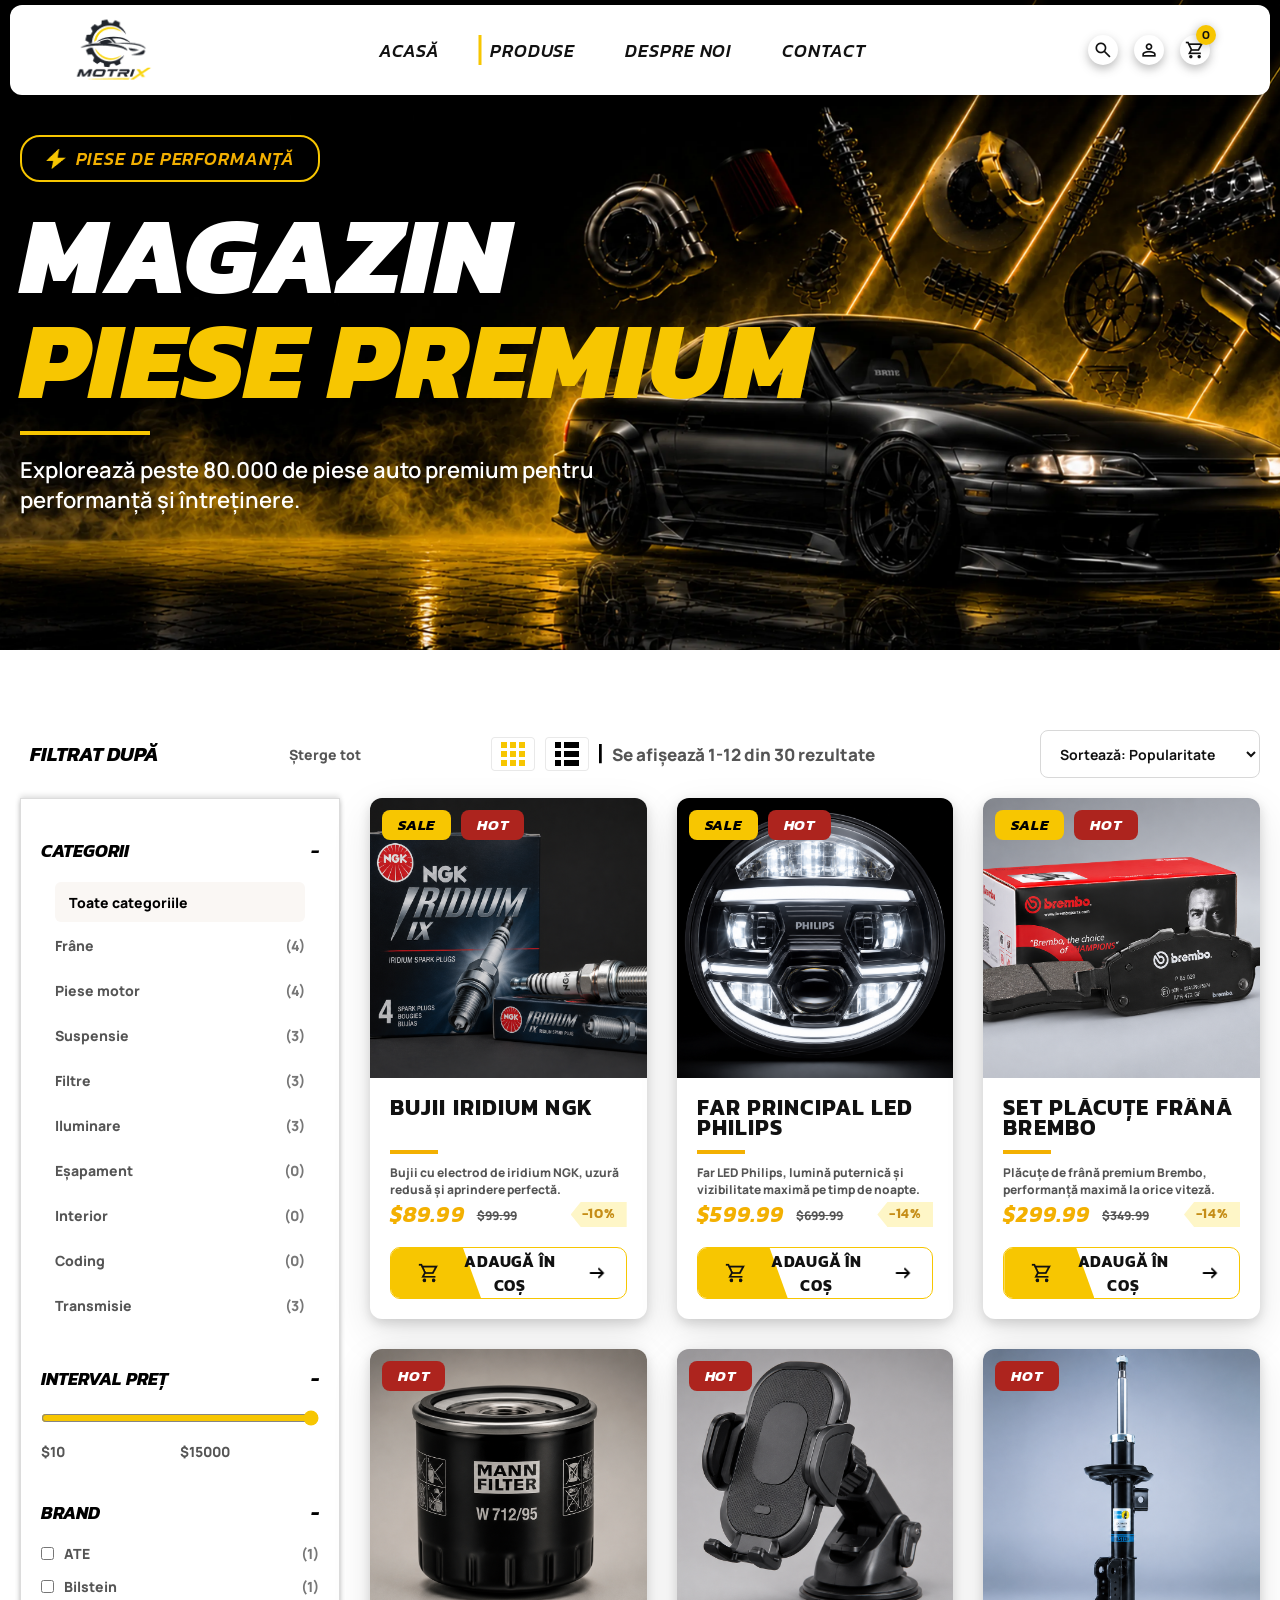
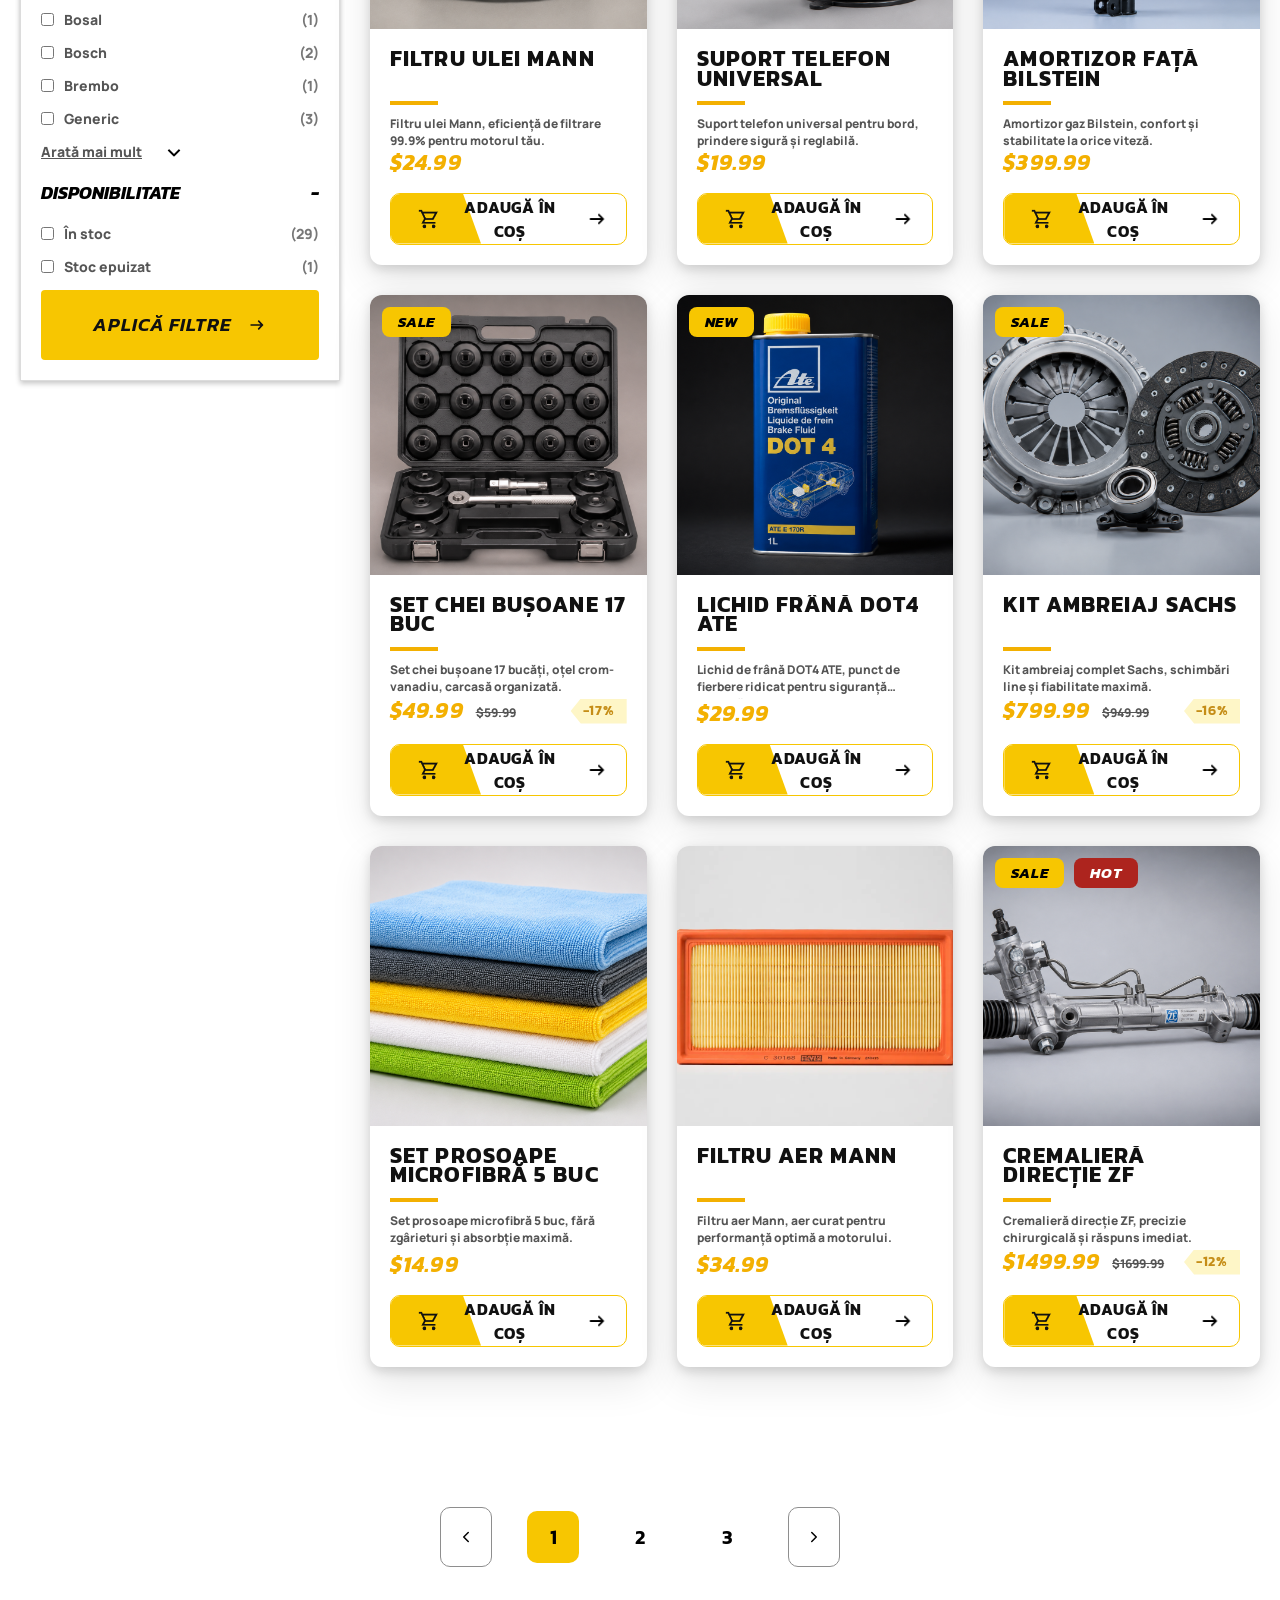
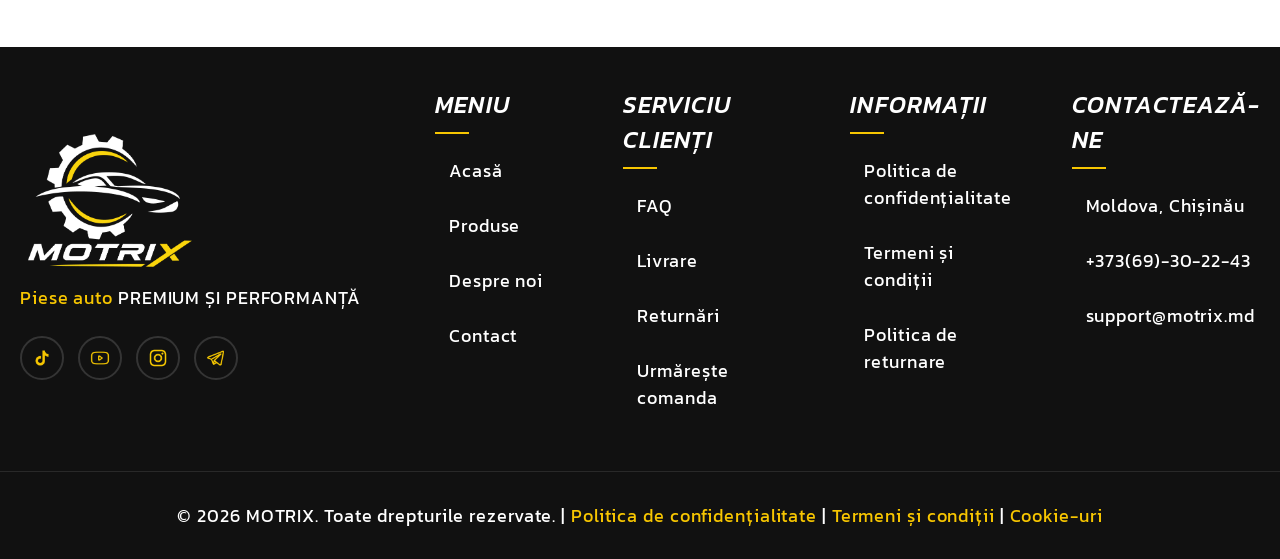
<file: shop.html>
﻿<!DOCTYPE html>
<html lang="ro">

<head>
    <meta charset="UTF-8">
    <meta name="viewport" content="width=device-width, initial-scale=1.0">
    <title>Motrix | Produse</title>
    <link rel="icon" type="image/png" href="./Assets/Logo/Logo.png">
    <link rel="stylesheet" href="./Css/shop.css">
</head>

<body>


    <section class="hero">

        <img class="hero-bg" src="./Assets/Img/Shop-hero bg.webp" alt="Hero Background">

        <nav class="navbar">
            <div class="container">

                <div class="logo">
                    <div class="logo">
                        <a href="./index.html">
                            <img src="./Assets/Logo/Logo.png" alt="Logo">
                        </a>
                    </div>
                </div>

                <ul class="menu">
                    <li><a href="./index.html">Acasă</a></li>
                    <li><a href="./shop.html" class="active">Produse</a></li>
                    <li><a href="./about.html">Despre noi</a></li>
                    <li><a href="./contact.html">Contact</a></li>
                </ul>

                <div class="actions">

                    <div class="icon-wrapper">
                        <img src="./Assets/Icons/search.png" alt="">
                    </div>

                    <div class="icon-wrapper">
                        <a href="./login.html"><img src="./Assets/Icons/user.png" alt=""></a>
                    </div>

                    <div class="icon-wrapper">
                        <div class="rectangle" id="cart-badge">0</div>
                        <a href="./checkout.html"><img src="./Assets/Icons/cart.png" alt=""></a>
                    </div>

                    <button class="hamburger" aria-label="Meniu">
                        <span></span>
                        <span></span>
                        <span></span>
                    </button>

                </div>

            </div>
        </nav>

        <div class="container hero-content">

            <div class="hero-left">

                <div class="hero-badge">
                    <img src="./Assets/Icons/Light.png" alt=""> PIESE DE PERFORMANȚĂ
                </div>

                <h1>
                    MAGAZIN <span>PIESE PREMIUM</span>
                </h1>

                <div class="hero-line"></div>

                <p>
                    Explorează peste 80.000 de piese auto premium
                    pentru performanță și întreținere.
                </p>

            </div>

        </div>
    </section>

    <section class="shop-section">

        <div class="container">


            <div class="filter-wrapper">

                <div class="left-filter">

                    <p class="filter">Filtrat după</p>

                    <p class="clear" id="clear-filters">Șterge tot</p>

                    <div class="type">

                        <img src="./Assets/Icons/row.png" alt="">
                        <img src="./Assets/Icons/column.png" alt="">

                        <svg width="3" height="20" viewBox="0 0 3 20" fill="none">
                            <path d="M2.75 0L2.75 19.25H0L0 0H2.75Z" fill="black" />
                        </svg>

                        <p class="filter-text" id="results-count">
                            Se afișează 0-0 din 0 rezultate
                        </p>

                    </div>

                </div>

                <button class="filter-toggle-btn" aria-label="Deschide filtre">
                    <svg width="18" height="18" viewBox="0 0 24 24" fill="none">
                        <path d="M4 6H20M8 12H16M11 18H13" stroke="currentColor" stroke-width="2" stroke-linecap="round"/>
                    </svg>
                    Filtre
                </button>

                <select class="sort-select">
                    <option>Sortează: Popularitate</option>
                    <option>Sortează: Cele mai noi</option>
                    <option>Sortează: Preț</option>
                </select>

            </div>


            <div class="shop-layout">


                <aside class="shop-sidebar">

                    <div class="filter-block">

                        <button class="filter-header">
                            <p class="catrgory-name">Categorii</p>
                            <p class="catrgory-name">-</p>
                        </button>

                        <div class="filter-content">

                            <ul class="category-list">

                                <li class="active" data-category="Toate">
                                    Toate categoriile
                                </li>

                                <li data-category="Frana">
                                    Frâne
                                    <span>(128)</span>
                                </li>

                                <li data-category="Piese motor">
                                    Piese motor
                                    <span>(342)</span>
                                </li>

                                <li data-category="Suspensie">
                                    Suspensie
                                    <span>(187)</span>
                                </li>

                                <li data-category="Filtre">
                                    Filtre
                                    <span>(96)</span>
                                </li>
                                <li data-category="Iluminare">
                                    Iluminare
                                    <span>(74)</span>
                                </li>
                                <li data-category="Esapament">Eșapament
                                    <span>(63)</span>
                                </li>
                                <li data-category="Interior">Interior
                                    <span>(58)</span>
                                </li>
                                <li data-category="Coding">Coding
                                    <span>(41)</span>
                                </li>
                                <li data-category="Transmisie">Transmisie
                                    <span>(39)</span>
                                </li>

                            </ul>

                        </div>

                    </div>
                    <div class="filter-block">

                        <button class="filter-header">
                            <p class="catrgory-name">INTERVAL PREȚ</p>
                            <p class="accordion-icon">−</p>
                        </button>

                        <div class="filter-content">

                            <input type="range" min="10" max="15000" value="5000" id="price-range">

                            <div class="range-values">
                                <p class="filter-amount" id="price-min">$10</p>
                                <p class="filter-amount" id="price-max">$15000</p>
                            </div>

                        </div>

                    </div>

                    <div class="filter-block active" id="filter-brand">

                        <button class="filter-header">
                            <p class="catrgory-name">BRAND</p>
                            <p class="accordion-icon">−</p>
                        </button>

                        <div class="filter-content">

                            <label class="checkbox">
                                <input type="checkbox" checked data-brand="Brembo">
                                <p class="filter-amount">Brembo
                                    <span>(39)</span>
                                </p>
                            </label>

                            <label class="checkbox">
                                <input type="checkbox" data-brand="Bosch">
                                <p class="filter-amount">Bosch
                                    <span>(45)</span>
                                </p>
                            </label>

                            <label class="checkbox">
                                <input type="checkbox" data-brand="Valeo">
                                <p class="filter-amount">Valeo
                                    <span>(28)</span>
                                </p>
                            </label>
                            <label class="checkbox">
                                <input type="checkbox" data-brand="Bosch">
                                <p class="filter-amount">Bosch
                                    <span>(26)</span>
                                </p>
                            </label>
                            <label class="checkbox">
                                <input type="checkbox" data-brand="Magna">
                                <p class="filter-amount">Magna
                                    <span>(21)</span>
                                </p>
                            </label>
                            <label class="checkbox">
                                <input type="checkbox" data-brand="Mann Filter">
                                <p class="filter-amount">Mann Filter
                                    <span>(18)</span>
                                </p>
                            </label>
                            <label class="checkbox">
                                <input type="checkbox" data-brand="NGX">
                                <p class="filter-amount">NGX
                                    <span>(16)</span>
                                </p>
                            </label>

                        </div>

                        <div class="show-more-wrapper">
                            <p class="show-title">Arată mai mult</p>
                            <img src="./Assets/Icons/down arrow.png" alt="">
                        </div>


                    </div>

                    <div class="filter-block active">

                        <button class="filter-header">
                            <p class="catrgory-name">DISPONIBILITATE</p>
                            <p class="accordion-icon">−</p>
                        </button>

                        <div class="filter-content">

                            <label class="checkbox">
                                <input type="checkbox" data-type="availability" data-value="in-stock">
                                <p class="filter-amount">În stoc
                                    <span>(890)</span>
                                </p>
                            </label>

                            <label class="checkbox">

                                <input type="checkbox" data-type="availability" data-value="out-of-stock">
                                <p class="filter-amount">
                                    Stoc epuizat
                                    <span>(29)</span>
                                </p>


                            </label>

                        </div>

                    </div>

                    <a href="#" class="btn-hero" id="apply-filters">Aplică filtre
                        <svg width="20" height="20" viewBox="0 0 24 24" xmlns="http://www.w3.org/2000/svg">
                            <path
                                d="M16.15 13H5C4.71667 13 4.47934 12.904 4.288 12.712C4.09667 12.52 4.00067 12.2827 4 12C3.99934 11.7174 4.09534 11.48 4.288 11.288C4.48067 11.096 4.718 11 5 11H16.15L13.3 8.15002C13.1 7.95002 13.004 7.71669 13.012 7.45002C13.02 7.18336 13.116 6.95002 13.3 6.75002C13.5 6.55002 13.7377 6.44602 14.013 6.43802C14.2883 6.43002 14.5257 6.52569 14.725 6.72502L19.3 11.3C19.4 11.4 19.471 11.5084 19.513 11.625C19.555 11.7417 19.5757 11.8667 19.575 12C19.5743 12.1334 19.5537 12.2584 19.513 12.375C19.4723 12.4917 19.4013 12.6 19.3 12.7L14.725 17.275C14.525 17.475 14.2877 17.571 14.013 17.563C13.7383 17.555 13.5007 17.4507 13.3 17.25C13.1167 17.05 13.0207 16.8167 13.012 16.55C13.0033 16.2834 13.0993 16.05 13.3 15.85L16.15 13Z"
                                fill="currentColor" />
                        </svg>
                    </a>

                </aside>

                <div class="shop-overlay"></div>

                <div class="shop-content">

                    <div class="products-grid">


                    </div>

                </div>

            </div>

        </div>

    </section>

    <div class="pagination">

        <div class="page-number active">1</div>
        <div class="page-number">2</div>
        <div class="page-number">3</div>

        <div class="page-dots">...</div>

        <div class="page-number">37</div>

        <button class="page-next">
            <svg viewBox="0 0 24 24" fill="none">
                <path d="M9 6L15 12L9 18" stroke="currentColor" stroke-width="2" stroke-linecap="round"
                    stroke-linejoin="round" />
            </svg>
        </button>

    </div>


    <footer class="footer">

        <div class="container">

            <div class="footer-top">


                <div class="footer-brand">

                    <img class="footer-logo" src="./Assets/Logo/Light_Logo.png" alt="Motrix Logo">

                    <p class="footer-tagline">
                        <span>Piese auto</span> PREMIUM ȘI PERFORMANȚĂ
                    </p>

                    <div class="footer-socials">

                        <a href="#" class="social-btn">
                            <img src="./Assets/Icons/tiktok.png" alt="">
                        </a>

                        <a href="#" class="social-btn">
                            <img src="./Assets/Icons/youtube.png" alt="">
                        </a>

                        <a href="#" class="social-btn">
                            <img src="./Assets/Icons/instagram.png" alt="">
                        </a>

                        <a href="#" class="social-btn">
                            <img src="./Assets/Icons/telegram.png" alt="">
                        </a>

                    </div>

                </div>


                <div class="footer-column">

                    <h4>MENIU</h4>

                    <ul>
                        <li><a href="#">Acasă</a></li>
                        <li><a href="#">Produse</a></li>
                        <li><a href="#">Despre noi</a></li>
                        <li><a href="#">Contact</a></li>
                    </ul>

                </div>



                <div class="footer-column">

                    <h4>SERVICIU CLIENȚI</h4>

                    <ul>
                        <li><a href="#">FAQ</a></li>
                        <li><a href="#">Livrare</a></li>
                        <li><a href="#">Returnări</a></li>
                        <li><a href="#">Urmărește comanda</a></li>
                    </ul>

                </div>


                <div class="footer-column">

                    <h4>INFORMAȚII</h4>

                    <ul>
                        <li><a href="#">Politica de confidențialitate</a></li>
                        <li><a href="#">Termeni și condiții</a></li>
                        <li><a href="#">Politica de returnare</a></li>
                    </ul>

                </div>


                <div class="footer-column">

                    <h4>CONTACTEAZĂ-NE</h4>

                    <ul>
                        <li>Moldova, Chișinău</li>
                        <li>+373(69)-30-22-43</li>
                        <li>support@motrix.md</li>
                    </ul>

                </div>

            </div>

        </div>

        <div class="footer-bottom">

            <div class="container">

                <p>
                    © 2026 MOTRIX. Toate drepturile rezervate.
                    |
                    <a href="#">Politica de confidențialitate</a>
                    |
                    <a href="#">Termeni și condiții</a>
                    |
                    <a href="#">Cookie-uri</a>
                </p>

            </div>

        </div>

    </footer>


    <div id="toast" class="toast show hidden">
        <div class="toast-icon">✓</div>
        <div class="toast-content">
            <p class="toast-title">Succes</p>
            <p class="toast-message">Produsul a fost adăugat în coș.</p>
        </div>
    </div>

    <div class="toast toast-error hidden">
        <div class="toast-icon">✕</div>
        <div class="toast-content">
            <p class="toast-title">Eroare</p>
            <p class="toast-message">Acest produs nu este disponibil momentan.</p>
        </div>
    </div>

<script src="./js/products-data.js"></script>
<script src="./js/toast-system.js"></script>
<script src="./js/product-manager.js"></script>
<script src="./js/render-products.js"></script>
<script src="./js/cart-manager.js"></script>
<script src="./js/main.js"></script>
<script src="./js/products-page.js"></script>
</body>

</html>
</file>
<file: Css/about.css>
@import url('https://fonts.googleapis.com/css2?family=Kanit:ital,wght@0,100;0,200;0,300;0,400;0,500;0,600;0,700;0,800;0,900;1,100;1,200;1,300;1,400;1,500;1,600;1,700;1,800;1,900&family=Manrope:wght@200..800&display=swap');
@import url('https://fonts.cdnfonts.com/css/brittany-signature-script');
@import url('./components/navbar.css');
@import url('./components/icon-wrapper.css');
@import url('./components/button.css');
@import url('./components/products.css');
@import url('./components/footer.css');

* {
    margin: 0;
    padding: 0;
    box-sizing: border-box;
}

html,
body {
    overflow-x: hidden;
}

::selection {
    background: #F7C601;
    color: #111;
}

::-moz-selection {
    background: #F7C601;
    color: #111;
}

img,
svg {
    user-select: none;
    -webkit-user-select: none;
}

body {
    min-height: 100vh;
}

ul {
    list-style: none;
}

a {
    text-decoration: none;
    color: #000;
}

.container {
    max-width: 1433px;
    margin: 0 auto;
    padding: 0 20px;
}

h1 {
    font-family: "Kanit", sans-serif;
    font-style: italic;
    font-weight: 700;
    font-size: 105px;
    text-transform: uppercase;
    color: #fff;
    line-height: 1;
}

h1 span {
    display: block;
}

h2 {
    font-family: "Kanit", sans-serif;
    font-style: italic;
    font-weight: 600;
    font-size: 64px;
    line-height: 100%;
    text-transform: uppercase;
}

span {
    color: #F7C601;
}

h2 {
    color: #111;
}

.desc {
    font-family: "Manrope", sans-serif;
    font-weight: 600;
    font-size: 22px;
    color: #555;
}

.hero {
    position: relative;
    min-height: 650px;
    overflow: hidden;
}

.hero-content {
    min-height: 650px;

    display: flex;
    align-items: center;
    justify-content: space-between;

    padding: 100px 20px;
}

.hero-bg {
    position: absolute;
    inset: 0;
    width: 100%;
    height: 100%;
    object-fit: cover;
    z-index: -2;
}

.hero-badge {
    font-family: "Kanit", sans-serif;
    font-style: italic;
    font-weight: 500;
    font-size: 18px;
    letter-spacing: 0.05em;
    text-transform: uppercase;
    color: #f3b001;

    display: flex;
    align-items: center;
    justify-content: center;
    flex-direction: row;
    gap: 10px;

    border: 2px solid #f7c601;
    border-radius: 20px;
    padding-block: 10px;
    padding-inline: 20px;
    width: 271px;
    height: 47px;
}

.hero-badge img {
    width: 20px;
    height: 20px;
}

.hero-left {
    display: flex;
    flex-direction: column;
    gap: 20px;
    padding-top: 120px;
}

.hero-left h1 {
    font-family: "Kanit", sans-serif;
    font-style: italic;
    font-weight: 800;
    font-size: 110px;
    line-height: .95;
    text-transform: uppercase;
    color: #fff;
}

.hero-left h1 span {
    color: #f7c601;
}

.hero-line {
    width: 130px;
    height: 4px;
    background: #f7c601;
}

.hero-left p {
    max-width: 600px;
    font-family: "Manrope", sans-serif;
    font-weight: 600;
    font-size: 22px;
    color: #fff;
}

.hero-right {
    flex-shrink: 0;
}

.hero-right img {
    width: 950px;
    max-width: 100%;
    display: block;
}

.info {
    padding: 40px 0;
}

.wrapper {
    display: flex;
}

.signature {
    font-family: "Brittany Signature Script", sans-serif;
    font-weight: 400;
    font-size: 36px;
    line-height: 100%;
    color: #f7b101;
}

.text-wrapper {
    display: flex;
    flex-direction: column;
    gap: 20px;
}

.signature-wrapper {
    display: flex;
    flex-direction: column;
    gap: 50px;
}

.img-wrapper {
    display: flex;
    justify-content: center;
    align-items: center;
}

.img-wrapper img {
    width: 252px;
    height: 344px;

    margin-left: -30px;
}

.img-wrapper img:first-child {
    margin-left: 0;
}

.milestones {
    position: relative;
    overflow: hidden;

    padding-top: 80px;
    padding-bottom: 40px;
}

.milestones-bg {
    position: absolute;
    inset: 0;

    width: 100%;
    height: 100%;

    object-fit: cover;

    z-index: -2;
}

.milestones-overlay {
    position: absolute;
    inset: 0;

    background: rgba(0, 0, 0, .45);

    z-index: -1;
}

.milestones .container {
    width: 100%;
}

.milestones-header {
    display: flex;
    justify-content: center;
    margin-bottom: 120px;
    align-items: center;
    gap: 35px;
}

.section-line {
    width: 35px;
    height: 3px;

    background: #fff;
}

.milestones-header h2 {
    color: #fff;

    font-family: "Kanit", sans-serif;
    font-style: italic;
    font-weight: 800;
    font-size: 64px;
    text-transform: uppercase;
}

.timeline {
    position: relative;

    display: flex;
    justify-content: space-between;

    margin-top: 170px;
    padding-bottom: 40px;
}

.timeline-line {
    position: absolute;

    top: 8px;

    left: 110px;
    right: 110px;

    height: 4px;

    background: #f7c601;
}

.timeline-item {
    position: relative;

    width: 230px;

    text-align: center;

    z-index: 2;
}

.dot {
    position: relative;
    width: 18px;
    height: 18px;

    border-radius: 50%;

    background: #f7c601;

    margin: 0 auto;
}

.dot.blur {
    position: absolute;
    filter: blur(10px);
    z-index: -90;
    width: 30px;
    height: 30px;
    top: -35%;
    left: -35%;
}

.timeline-item h3 {
    margin-top: 10px;
    font-family: "Kanit", sans-serif;
    font-style: italic;
    font-weight: 700;
    font-size: 28px;
    line-height: 89%;
    letter-spacing: 0.05em;
    text-transform: uppercase;
    text-align: center;
    color: #fff;
}

.timeline-item p {
    margin-top: 15px;

    font-family: "Manrope", sans-serif;
    font-weight: 600;
    font-size: 22px;
    text-align: center;
    color: #c2bfbc;
}

.quality {
    padding: 40px 0 40px 40px;
    position: relative;
    background: #090909;
    display: flex;
    justify-content: flex-end;
    align-items: center;
    gap: 60px;
    overflow: hidden;
}

.quality .container {
    display: flex;
    justify-content: flex-end;
    align-items: center;
    gap: 60px;
    margin: 0;
    padding: 0;
    max-width: none;
    flex: 0 0 auto;
}

.quality-left {
    width: 430px;

    padding-top: 60px;

    display: flex;
    flex-direction: column;
    gap: 30px;
}

.quality-item {
    display: flex;
    align-items: flex-start;
    gap: 20px;
}

.quality-number {
    font-family: "Kanit", sans-serif;
    font-style: italic;
    font-weight: 600;
    font-size: 48px;
    line-height: 100%;
    text-transform: uppercase;
    color: #f7c601;
}

.quality-content h3 {
    margin-bottom: 10px;

    font-family: "Kanit", sans-serif;
    font-style: italic;
    font-weight: 700;
    font-size: 28px;
    line-height: 89%;
    letter-spacing: 0.05em;
    text-transform: uppercase;

    color: #fff;
}

.quality-content p {
    font-family: "Manrope", sans-serif;
    font-weight: 600;
    font-size: 22px;
    color: #c2bfbc;
}

.quality-title {
    font-family: "Kanit", sans-serif;
    font-style: italic;
    font-weight: 600;
    font-size: 64px;
    line-height: 100%;
    text-transform: uppercase;
    color: #090909;
}

.quality-content {
    display: flex;
    flex-direction: column;
    gap: 16px;
}

.outline {
    position: relative;
    width: 366px;
    color: transparent;
    -webkit-text-stroke: 2px #4b4b4b;
}

.filled {
    width: 366px;
    color: #fff;
}

.quality-image img {
    width: 760px;
    height: 500px;

    object-fit: cover;
    display: block;
}

.team {
    position: relative;
    padding: 40px 0;

    background-image: url("../Assets/Img/thied about us.webp");
    background-size: cover;
    background-position: center;
    background-repeat: no-repeat;
}

.team-bg {
    position: absolute;
    top: 50px;
    right: 0;
    width: 900px;
    opacity: .12;
    pointer-events: none;
}

.team-header {
    display: grid;
    grid-template-columns: 330px 4px 1fr;
    align-items: center;
    gap: 55px;

    margin-bottom: 70px;
}

.team-title {
    width: 363px;
    font-family: "Kanit", sans-serif;
    font-style: italic;
    font-weight: 800;
    font-size: 64px;
    line-height: .9;
    text-transform: uppercase;
}

.team-title span {
    color: #f7c601;
}

.team-line {
    margin: 0 20px;
    width: 4px;
    height: 160px;
    background: #f7c601;
}

.team-desc {
    max-width: 720px;

    font-family: "Manrope", sans-serif;
    font-size: 22px;
    font-weight: 600;
    line-height: 1.5;

    color: #555;
}

.person-wrapper {
    display: grid;
    grid-template-columns: repeat(4, 1fr);
    gap: 18px;
}

.person-card {
    position: relative;
    height: 500px;
    overflow: hidden;
}

.person-card img {
    width: 100%;
    height: 100%;
    object-fit: cover;
    display: block;

    transition: .4s;
}

.person-overlay {
    position: absolute;
    left: 0;
    right: 0;
    bottom: 0;

    padding: 28px;

    background: linear-gradient(0deg, rgba(0, 0, 0, 0.8) 0%, rgba(0, 0, 0, 0) 100%);
}

.small-line {
    width: 31px;
    height: 4px;
    background: #f7c601;

    margin-bottom: 20px;

    transition: width .4s ease;
}

.person-card:hover img {
    transform: scale(1.08);
    filter: grayscale(100%);
}

.person-card:hover .small-line {
    width: 65px;
}

.person-card:hover .name {
    font-size: 28px;
}

.person-overlay .name {
    font-family: "Kanit", sans-serif;
    font-weight: 700;
    font-size: 24px;
    line-height: 100%;
    letter-spacing: 0.05em;
    text-transform: uppercase;
    color: #fff;

    transition: font-size .4s ease;
}

.person-overlay .role {
    font-family: "Kanit", sans-serif;
    font-weight: 400;
    font-size: 15px;
    line-height: 100%;
    letter-spacing: 0.05em;
    text-transform: uppercase;
    color: #f3b001;

    margin-bottom: 20px;
}

.person-overlay .desc {
    font-family: "Manrope", sans-serif;
    font-weight: 600;
    font-size: 16px;
    color: #fff;
}

.name-wrapper {
    display: flex;
    flex-direction: column;
    gap: 10px;
}



@media (max-width: 1440px) {
    .quality {
        justify-content: flex-start;
        padding-top: 100px;
    }

    .quality-title {
        font-size: 56px;
    }

    .quality-image img {
        width: 660px;
        height: 460px;
    }

    .outline,
    .filled {
        width: 340px;
    }
}

@media (max-width: 1200px) {
    .hero-left h1 {
        font-size: 80px;
    }

    .hero-content {
        min-height: 560px;
        padding: 80px 20px;
    }

    .info h2 {
        font-size: 52px;
    }

    .milestones-header h2 {
        font-size: 52px;
    }

    .milestones-header {
        margin-bottom: 90px;
    }

    .timeline {
        margin-top: 130px;
    }

    .timeline-line {
        left: 80px;
        right: 80px;
    }

    .timeline-item h3 {
        font-size: 24px;
    }

    .timeline-item p {
        font-size: 19px;
    }

    .quality {
        padding-top: 70px;
        gap: 40px;
    }

    .quality .container {
        gap: 40px;
    }

    .quality-image img {
        width: 620px;
        height: 420px;
    }

    .quality-title {
        font-size: 52px;
    }

    .outline,
    .filled {
        width: 300px;
    }

    .team-title {
        font-size: 52px;
        width: 300px;
    }

    .team-desc {
        font-size: 20px;
        max-width: 600px;
    }

    .person-card {
        height: 450px;
    }
}

@media (max-width: 992px) {
    .hero-left h1 {
        font-size: 60px;
    }

    .hero-line {
        width: 100px;
    }

    .hero-content {
        min-height: 500px;
        padding: 70px 20px;
    }

    .wrapper {
        flex-direction: column;
        gap: 40px;
    }

    .info h2 {
        font-size: 42px;
    }

    .info .signature-wrapper .desc {
        font-size: 20px;
    }

    .signature {
        font-size: 30px;
    }

    .signature-wrapper {
        gap: 40px;
    }

    .img-wrapper img {
        width: 220px;
        height: 300px;
        margin-left: -24px;
    }

    .milestones {
        padding-top: 60px;
        padding-bottom: 30px;
    }

    .milestones-header h2 {
        font-size: 42px;
    }

    .milestones-header {
        margin-bottom: 60px;
        gap: 24px;
    }

    .timeline {
        flex-direction: column;
        align-items: center;
        gap: 50px;
        margin-top: 80px;
    }

    .timeline-line {
        display: none;
    }

    .timeline-item {
        width: 100%;
        max-width: 450px;
    }

    .timeline-item h3 {
        font-size: 22px;
    }

    .timeline-item p {
        font-size: 18px;
    }

    .quality {
        flex-direction: column;
        padding: 40px;
        gap: 30px;
    }

    .quality .container {
        flex-direction: column;
        width: 100%;
        max-width: 1433px;
        margin: 0 auto;
        gap: 30px;
    }

    .quality-left {
        width: 100%;
        padding-top: 40px;
    }

    .quality-title {
        font-size: 42px;
    }

    .outline,
    .filled {
        width: 260px;
    }

    .quality-image img {
        width: 100%;
        height: 400px;
    }

    .team {
        padding: 32px 0;
    }

    .team-header {
        grid-template-columns: 1fr;
        gap: 24px;
        margin-bottom: 50px;
    }

    .team-line {
        display: none;
    }

    .team-title {
        font-size: 42px;
        width: 100%;
    }

    .team-desc {
        font-size: 18px;
        max-width: 100%;
    }

    .person-wrapper {
        grid-template-columns: repeat(2, 1fr);
        gap: 16px;
    }

    .person-card {
        height: 420px;
    }
}

@media (max-width: 768px) {
    .hero-left h1 {
        font-size: 48px;
    }

    .hero-left p {
        font-size: 18px;
        max-width: 100%;
    }

    .hero-line {
        width: 80px;
    }

    .hero-badge {
        width: auto;
    }

    .hero-content {
        min-height: 440px;
        padding: 60px 20px;
    }

    .info {
        padding: 32px 0;
    }

    .info h2 {
        font-size: 34px;
    }

    .info .signature-wrapper .desc {
        font-size: 18px;
    }

    .signature {
        font-size: 28px;
    }

    .signature-wrapper {
        gap: 30px;
    }

    .img-wrapper img {
        width: 200px;
        height: 274px;
        margin-left: -20px;
    }

    .milestones {
        padding-top: 50px;
        padding-bottom: 24px;
    }

    .milestones-header h2 {
        font-size: 34px;
    }

    .milestones-header {
        margin-bottom: 40px;
        gap: 18px;
    }

    .timeline {
        gap: 40px;
        margin-top: 40px;
        padding-bottom: 30px;
    }

    .timeline-item h3 {
        font-size: 20px;
    }

    .timeline-item p {
        font-size: 16px;
    }

    .quality {
        padding: 32px;
        gap: 24px;
    }

    .quality .container {
        gap: 24px;
    }

    .quality-left {
        padding-top: 30px;
        gap: 24px;
    }

    .quality-item {
        gap: 16px;
    }

    .quality-number {
        font-size: 40px;
    }

    .quality-content h3 {
        font-size: 24px;
    }

    .quality-content p {
        font-size: 18px;
    }

    .quality-title {
        font-size: 34px;
    }

    .outline,
    .filled {
        width: 220px;
    }

    .quality-image img {
        height: 340px;
    }

    .team {
        padding: 28px 0;
    }

    .team-header {
        gap: 20px;
        margin-bottom: 36px;
    }

    .team-title {
        font-size: 34px;
    }

    .team-desc {
        font-size: 16px;
    }

    .person-wrapper {
        gap: 14px;
    }

    .person-card {
        height: 380px;
    }

    .person-overlay {
        padding: 20px;
    }

    .small-line {
        margin-bottom: 14px;
    }

    .person-overlay .name {
        font-size: 20px;
    }

    .person-overlay .role {
        font-size: 13px;
        margin-bottom: 14px;
    }

    .person-overlay .desc {
        font-size: 15px;
    }
}

@media (max-width: 576px) {
    .hero-left h1 {
        font-size: 36px;
    }

    .hero-left p {
        font-size: 16px;
    }

    .hero-line {
        width: 80px;
    }

    .hero-content {
        min-height: 380px;
        padding: 50px 20px;
    }

    .info {
        padding: 24px 0;
    }

    .info h2 {
        font-size: 28px;
    }

    .info .signature-wrapper .desc {
        font-size: 16px;
    }

    .signature {
        font-size: 24px;
    }

    .signature-wrapper {
        gap: 24px;
    }

    .img-wrapper img {
        width: 160px;
        height: 218px;
        margin-left: -15px;
    }

    .milestones {
        padding-top: 40px;
        padding-bottom: 20px;
    }

    .milestones-header h2 {
        font-size: 28px;
    }

    .milestones-header {
        margin-bottom: 30px;
        gap: 14px;
    }

    .timeline {
        gap: 36px;
        margin-top: 30px;
    }

    .timeline-item h3 {
        font-size: 18px;
    }

    .timeline-item p {
        font-size: 15px;
    }

    .quality {
        padding: 24px 20px;
        gap: 20px;
    }

    .quality .container {
        gap: 20px;
    }

    .quality-left {
        padding-top: 20px;
        gap: 20px;
    }

    .quality-number {
        font-size: 36px;
    }

    .quality-content h3 {
        font-size: 20px;
    }

    .quality-content p {
        font-size: 16px;
    }

    .quality-title {
        font-size: 28px;
    }

    .outline,
    .filled {
        width: 180px;
    }

    .outline {
        -webkit-text-stroke: 1.5px #4b4b4b;
    }

    .quality-image img {
        height: 280px;
    }

    .team {
        padding: 24px 0;
    }

    .team-title {
        font-size: 28px;
    }

    .person-wrapper {
        grid-template-columns: 1fr;
        gap: 14px;
    }

    .person-card {
        height: 360px;
    }

    .person-overlay {
        padding: 18px;
    }
}

@media (max-width: 400px) {
    .hero-left h1 {
        font-size: 28px;
    }

    .hero-left p {
        font-size: 15px;
    }

    .hero-line {
        width: 60px;
    }

    .hero-content {
        min-height: 320px;
        padding: 40px 20px;
    }

    .hero-badge {
        font-size: 14px;
        padding-block: 8px;
        padding-inline: 14px;
        height: auto;
        gap: 6px;
    }

    .hero-badge img {
        width: 16px;
        height: 16px;
    }

    .info {
        padding: 20px 0;
    }

    .info h2 {
        font-size: 24px;
    }

    .info .signature-wrapper .desc {
        font-size: 15px;
    }

    .signature {
        font-size: 22px;
    }

    .signature-wrapper {
        gap: 20px;
    }

    .text-wrapper {
        gap: 14px;
    }

    .img-wrapper img {
        width: 130px;
        height: 178px;
        margin-left: -10px;
    }

    .milestones {
        padding-top: 32px;
        padding-bottom: 16px;
    }

    .milestones-header h2 {
        font-size: 24px;
    }

    .milestones-header {
        margin-bottom: 24px;
        gap: 10px;
    }

    .timeline {
        gap: 30px;
        margin-top: 20px;
        padding-bottom: 16px;
    }

    .timeline-item h3 {
        font-size: 17px;
    }

    .timeline-item p {
        font-size: 14px;
    }

    .quality {
        padding: 20px 16px;
        gap: 16px;
    }

    .quality .container {
        gap: 16px;
    }

    .quality-left {
        padding-top: 16px;
        gap: 16px;
    }

    .quality-item {
        gap: 12px;
    }

    .quality-number {
        font-size: 30px;
    }

    .quality-content h3 {
        font-size: 18px;
    }

    .quality-content p {
        font-size: 15px;
    }

    .quality-title {
        font-size: 24px;
    }

    .outline,
    .filled {
        width: 150px;
    }

    .quality-image img {
        height: 220px;
    }

    .team {
        padding: 20px 0;
    }

    .team-title {
        font-size: 24px;
    }

    .team-desc {
        font-size: 15px;
    }

    .person-wrapper {
        gap: 12px;
    }

    .person-card {
        height: 320px;
    }

    .person-overlay {
        padding: 16px;
    }

    .person-overlay .name {
        font-size: 18px;
    }

    .person-overlay .role {
        font-size: 12px;
        margin-bottom: 10px;
    }

    .person-overlay .desc {
        font-size: 14px;
    }
}

/* ========== TOAST RESPONSIVE ========== */
@media (max-width: 992px) {
    .toast {
        top: 100px;
        right: 20px;
    }
}

@media (max-width: 768px) {
    .toast {
        top: 90px;
        right: 16px;
        left: 16px;
        padding: 14px 18px;
    }
}

@media (max-width: 576px) {
    .toast {
        top: 80px;
        right: 12px;
        left: 12px;
        padding: 12px 14px;
        gap: 12px;
    }

    .toast-icon {
        width: 38px;
        height: 38px;
        font-size: 18px;
    }

    .toast-title {
        font-size: 16px;
    }

    .toast-message {
        font-size: 13px;
    }
}

@media (max-width: 400px) {
    .toast {
        top: 70px;
        right: 8px;
        left: 8px;
        padding: 10px 12px;
        gap: 10px;
    }

    .toast-icon {
        width: 32px;
        height: 32px;
        font-size: 16px;
    }

    .toast-title {
        font-size: 14px;
    }

    .toast-message {
        font-size: 12px;
    }
}
</file>
<file: Css/checkout.css>
@import url('https://fonts.googleapis.com/css2?family=Kanit:ital,wght@0,100;0,200;0,300;0,400;0,500;0,600;0,700;0,800;0,900;1,100;1,200;1,300;1,400;1,500;1,600;1,700;1,800;1,900&family=Manrope:wght@200..800&display=swap');
@import url('./components/navbar.css');
@import url('./components/icon-wrapper.css');
@import url('./components/button.css');
@import url('./components/footer.css');

* {
    margin: 0;
    padding: 0;
    box-sizing: border-box;
}

html,
body {
    overflow-x: hidden;
}

::selection {
    background: #F7C601;
    color: #111;
}

::-moz-selection {
    background: #F7C601;
    color: #111;
}

img,
svg {
    user-select: none;
    -webkit-user-select: none;
}

body {
    min-height: 100vh;
    background: #f8f8f8;
}

ul {
    list-style: none;
}

a {
    text-decoration: none;
    color: #000;
}

.container {
    max-width: 1433px;
    margin: 0 auto;
    padding: 0 20px;
}

span {
    color: #F7C601;
}


.breadcrumb {
    margin-top: 112px;
    padding: 20px 0;
    background: #fff;
}

.breadcrumb p {
    font-family: 'Manrope', sans-serif;
    font-size: 14px;
    font-weight: 600;
    color: #888;
}

.breadcrumb a {
    color: #888;
    transition: color 0.2s;
}

.breadcrumb a:hover {
    color: #F7C601;
}

.breadcrumb span {
    color: #111;
    font-weight: 700;
}


.checkout-section {
    padding: 160px 0 80px;
}

.checkout-layout {
    display: flex;
    gap: 40px;
    align-items: flex-start;
}


.checkout-left {
    display: flex;
    flex-direction: column;
    gap: 20px;
    flex: 1;
    min-width: 0;
    width: 100%;
}


.checkout-right {
    width: 420px;
    flex-shrink: 0;
}



.checkout-section-title {
    font-family: 'Kanit', sans-serif;
    font-style: italic;
    font-weight: 600;
    font-size: 22px;
    text-transform: uppercase;
    color: #111;
    padding-bottom: 12px;
    border-bottom: 2px solid #F7C601;
}



.checkout-card {
    background: #fff;
    border-radius: 12px;
    padding: 32px;
    box-shadow: 0 2px 12px rgba(0, 0, 0, 0.06);
}

.form-row {
    display: flex;
    gap: 16px;
}

.form-row .form-group {
    flex: 1;
}


.form-group label {
    display: block;
    font-family: 'Manrope', sans-serif;
    font-size: 13px;
    font-weight: 700;
    color: #333;
    text-transform: uppercase;
    letter-spacing: 0.03em;
}

.form-group label .required {
    color: #ad241e;
}

.form-group {
    display: flex;
    flex-direction: column;
    gap: 10px;
}

.form-group input,
.form-group select,
.form-group textarea {
    width: 100%;
    padding: 12px 16px;
    border: 2px solid #e0e0e0;
    border-radius: 8px;
    font-family: 'Manrope', sans-serif;
    font-size: 15px;
    font-weight: 500;
    color: #111;
    outline: none;
    transition: border-color 0.25s ease;
    background: #fff;
}

#checkout-form,
#payment-form {
    padding: 30px 0 0;
    display: flex;
    flex-direction: column;
    gap: 20px;
}

.form-group input:focus,
.form-group select:focus,
.form-group textarea:focus {
    border-color: #F7C601;
}

.form-group input.error,
.form-group select.error {
    border-color: #ad241e;
}

.field-error {
    font-family: 'Manrope', sans-serif;
    font-size: 12px;
    color: #ad241e;
    margin-top: 4px;
    font-weight: 500;
}


.form-group select {
    appearance: none;
    cursor: pointer;
    background-image: url("data:image/svg+xml,%3Csvg xmlns='http://www.w3.org/2000/svg' width='12' height='8'%3E%3Cpath d='M1 1l5 5 5-5' stroke='%23999' stroke-width='2' fill='none'/%3E%3C/svg%3E");
    background-repeat: no-repeat;
    background-position: right 14px center;
}



.card-input-wrapper {
    position: relative;
}

.card-input-wrapper input {
    padding-right: 48px;
}

.card-icon {
    position: absolute;
    right: 14px;
    top: 50%;
    transform: translateY(-50%);
    width: 32px;
    height: 24px;
    background: #f0f0f0;
    border-radius: 4px;
    display: flex;
    align-items: center;
    justify-content: center;
    font-size: 10px;
    font-family: 'Kanit', sans-serif;
    font-weight: 600;
    color: #999;
    pointer-events: none;
}


.order-summary {
    background: #fff;
    border-radius: 12px;
    padding: 32px;
    box-shadow: 0 2px 12px rgba(0, 0, 0, 0.06);
    position: sticky;
    top: 140px;
}

.order-summary h2 {
    font-family: 'Kanit', sans-serif;
    font-style: italic;
    font-weight: 600;
    font-size: 20px;
    text-transform: uppercase;
    color: #111;
    padding-bottom: 12px;
    border-bottom: 2px solid #F7C601;
}

.checkout-cart-items {
    display: flex;
    flex-direction: column;
    gap: 16px;
    max-height: 360px;
    overflow-y: auto;
    direction: ltr;
    padding-right: 8px;
}

.checkout-cart-items::-webkit-scrollbar {
    width: 6px;
}

.checkout-cart-items::-webkit-scrollbar-track {
    background: #f0f0f0;
    border-radius: 3px;
}

.checkout-cart-items::-webkit-scrollbar-thumb {
    background: #F7C601;
    border-radius: 3px;
}

.checkout-cart-items::-webkit-scrollbar-thumb:hover {
    background: #f3b001;
}

.checkout-cart-items {
    scrollbar-width: thin;
    scrollbar-color: #F7C601 #f0f0f0;
}

.checkout-cart-item {
    display: flex;
    gap: 12px;
    align-items: center;
    padding-bottom: 12px;
    border-bottom: 1px solid #f0f0f0;
}

.checkout-cart-item:last-child {
    border-bottom: none;
    padding-bottom: 0;
}

.checkout-cart-item .item-image {
    width: 60px;
    height: 60px;
    border-radius: 8px;
    overflow: hidden;
    flex-shrink: 0;
    background: #f5f5f5;
}

.checkout-cart-item .item-image img {
    width: 100%;
    height: 100%;
    object-fit: cover;
    display: block;
}

.checkout-cart-item .item-details {
    flex: 1;
    min-width: 0;
}

.checkout-cart-item .item-title {
    font-family: 'Kanit', sans-serif;
    font-weight: 600;
    font-size: 14px;
    text-transform: uppercase;
    color: #111;
    line-height: 1.2;
}

.checkout-cart-item .item-subtitle {
    font-family: 'Manrope', sans-serif;
    font-size: 11px;
    font-weight: 500;
    color: #888;
    margin-top: 2px;
}

.checkout-cart-item .item-meta {
    display: flex;
    align-items: center;
    gap: 8px;
    margin-top: 4px;
}

.checkout-cart-item .item-qty {
    font-family: 'Manrope', sans-serif;
    font-size: 12px;
    font-weight: 600;
    color: #555;
}

.checkout-cart-item .item-price {
    font-family: 'Kanit', sans-serif;
    font-weight: 600;
    font-size: 15px;
    color: #F7C601;
    white-space: nowrap;
}

.checkout-cart-item .item-remove {
    width: 28px;
    height: 28px;
    border: none;
    border-radius: 50%;
    background: #f0f0f0;
    cursor: pointer;
    display: flex;
    align-items: center;
    justify-content: center;
    font-size: 16px;
    color: #999;
    transition: background 0.2s, color 0.2s;
    flex-shrink: 0;
}

.checkout-cart-item .item-remove:hover {
    background: #ad241e;
    color: #fff;
}


.checkout-empty {
    display: flex;
    flex-direction: column;
    gap: 20px;
    justify-content: center;
    align-items: center;
    padding: 20px 0;
}

.checkout-empty img {
    width: 60px;
    height: 60px;
    opacity: 0.3;
}

.checkout-empty p {
    font-family: 'Manrope', sans-serif;
    font-size: 15px;
    color: #888;
}

.checkout-empty a {
    display: inline-block;
    padding: 8px 24px;
    background: #F7C601;
    border-radius: 6px;
    font-family: 'Kanit', sans-serif;
    font-size: 14px;
    font-weight: 600;
    text-transform: uppercase;
    color: #111;
    transition: background 0.25s;
}

.checkout-empty a:hover {
    background: #f3b001;
}

.checkout-fill {
    display: flex;
    align-items: center;
    justify-content: space-between;
    flex-direction: row;
    gap: 12px;
    border-bottom: 1px solid #f0f0f0;
    padding-block: 10px;
}

.checkout-fill img {
    width: 60px;
    height: 60px;
    border-radius: 8px;

    object-fit: cover;
    object-position: center;

    flex-shrink: 0;
}

.checkout-fill .close {
    display: flex;
    align-items: center;
    justify-content: center;
    flex-direction: column;
    gap: 10px;
    border-radius: 50px;
    width: 28px;
    height: 28px;
    background: #f0f0f0;

    font-family: "Kanit", sans-serif;
    font-weight: 250;
    font-size: 14px;
    line-height: 107%;
    text-transform: uppercase;
    color: #999;
    cursor: pointer;
}

.wrapper {
    display: flex;
    flex-direction: row;
    justify-content: space-between;
    align-items: center;
    width: 100%;
}

.name-wrapper {
    display: flex;
    flex-direction: column;
    gap: 5px;
}

.name {
    font-family: "Kanit", sans-serif;
    font-weight: 600;
    font-size: 14px;
    line-height: 107%;
    text-transform: uppercase;
    color: #000;
}

.category {
    font-family: "Manrope", sans-serif;
    font-weight: 500;
    font-size: 11px;
    line-height: 136%;
    color: #888;
}

.price-wrapper {
    display: flex;
    flex: row;
    gap: 8px;
}

.quantity {
    font-family: "Manrope", sans-serif;
    font-weight: 600;
    font-size: 12px;
    line-height: 125%;
    color: #555;
}

.price {
    font-family: "Kanit", sans-serif;
    font-weight: 600;
    font-size: 15px;
    line-height: 100%;
    color: #f7c601;
}


.order-totals {
    border-top: 2px solid #f0f0f0;
    padding-top: 15px;
    display: flex;
    flex-direction: column;
    gap: 15px;
}

.order-totals .total-row {
    display: flex;
    justify-content: space-between;
    align-items: center;
    font-family: 'Manrope', sans-serif;
    font-size: 15px;
    color: #555;
}

.order-totals .total-row .label {
    font-weight: 600;
}

.order-totals .total-row .value {
    font-weight: 700;
    color: #111;
}


.order-totals .total-row #checkout-shipping {
    color: #28a745;
}

.order-totals .total-row.grand-total {
    padding: 20px 0;
    border-top: 2px solid #e0e0e0;
    font-size: 16px;
}

.order-totals .total-row.grand-total .label {
    font-family: 'Kanit', sans-serif;
    font-style: italic;
    font-size: 18px;
    color: #111;
}

.order-totals .total-row.grand-total .value {
    font-family: 'Kanit', sans-serif;
    font-style: italic;
    font-size: 20px;
    color: #F7C601;
}


.place-order-btn {
    width: 100%;
    height: 52px;
    margin-top: 24px;
    border: none;
    border-radius: 8px;
    background: #F7C601;
    font-family: 'Kanit', sans-serif;
    font-style: italic;
    font-weight: 700;
    font-size: 16px;
    text-transform: uppercase;
    color: #111;
    cursor: pointer;
    display: flex;
    align-items: center;
    justify-content: center;
    gap: 12px;
    transition: background 0.25s ease;
}

.place-order-btn:hover {
    background: #f3b001;
}

.place-order-btn:disabled {
    opacity: 0.5;
    cursor: not-allowed;
}

.place-order-btn svg {
    width: 20px;
    height: 20px;
}


@media (max-width: 1200px) {
    .checkout-section {
        padding: 140px 0 60px;
    }

    .checkout-right {
        width: 360px;
    }

    .checkout-card {
        padding: 28px;
    }
}

@media (max-width: 992px) {
    .checkout-layout {
        flex-direction: column-reverse;
    }

    .checkout-right {
        width: 100%;
    }

    .order-summary {
        position: static;
    }

    .checkout-section {
        padding: 120px 0 50px;
    }

    .checkout-card {
        padding: 24px;
    }
}

@media (max-width: 768px) {
    .checkout-section {
        padding: 100px 0 40px;
    }

    .checkout-card {
        padding: 20px;
    }

    .checkout-section-title {
        font-size: 18px;
    }

    .order-summary h2 {
        font-size: 18px;
    }

    .order-summary {
        padding: 24px;
    }

    #checkout-form,
    #payment-form {
        gap: 16px;
        padding-top: 20px;
    }

    .form-group {
        gap: 8px;
    }
}

@media (max-width: 576px) {
    .checkout-section {
        padding: 80px 0 30px;
    }

    .checkout-card {
        padding: 16px;
    }

    .checkout-section-title {
        font-size: 16px;
    }

    .order-summary {
        padding: 20px;
    }

    .order-summary h2 {
        font-size: 16px;
    }

    .form-row {
        flex-direction: column;
        gap: 12px;
    }

    .form-group input,
    .form-group select,
    .form-group textarea {
        padding: 10px 14px;
        font-size: 14px;
    }

    .form-group label {
        font-size: 12px;
    }

    .btn-hero {
        padding: 16px;
        font-size: 15px;
        gap: 10px;
    }

    .btn-hero svg {
        width: 16px;
        height: 16px;
    }

    .btn-hero::before {
        top: 4px;
        left: 4px;
        right: 4px;
        bottom: 4px;
    }

    .checkout-cart-items {
        max-height: 240px;
    }

    .checkout-fill img {
        width: 48px;
        height: 48px;
    }

    .checkout-fill {
        gap: 8px;
        padding-block: 8px;
    }

    .wrapper {
        gap: 6px;
    }

    .name {
        font-size: 12px;
    }

    .category {
        font-size: 10px;
    }

    .price {
        font-size: 13px;
    }

    .quantity {
        font-size: 11px;
    }

    .order-totals {
        gap: 12px;
        padding-top: 12px;
    }

    .order-totals .total-row {
        font-size: 13px;
    }

    .order-totals .total-row.grand-total {
        padding: 16px 0;
        font-size: 14px;
    }

    .order-totals .total-row.grand-total .label {
        font-size: 16px;
    }

    .order-totals .total-row.grand-total .value {
        font-size: 18px;
    }

    .card-icon {
        width: 28px;
        height: 20px;
        font-size: 9px;
    }

    .card-input-wrapper input {
        padding-right: 42px;
    }
}

@media (max-width: 400px) {
    .checkout-section {
        padding: 70px 0 24px;
    }

    .checkout-card {
        padding: 12px 14px;
    }

    .checkout-section-title {
        font-size: 15px;
    }

    .order-summary {
        padding: 16px;
    }

    .order-summary h2 {
        font-size: 15px;
    }

    .form-group input,
    .form-group select,
    .form-group textarea {
        padding: 8px 12px;
        font-size: 13px;
    }

    .form-group label {
        font-size: 11px;
    }

    .btn-hero {
        padding: 14px;
        font-size: 14px;
        gap: 8px;
    }

    .btn-hero svg {
        width: 14px;
        height: 14px;
    }

    .btn-hero::before {
        top: 3px;
        left: 3px;
        right: 3px;
        bottom: 3px;
    }

    .checkout-cart-items {
        max-height: 200px;
    }

    .checkout-fill img {
        width: 40px;
        height: 40px;
    }

    .checkout-fill {
        padding-block: 6px;
        gap: 6px;
    }

    .name {
        font-size: 11px;
    }

    .price {
        font-size: 12px;
    }

    .order-totals .total-row {
        font-size: 12px;
    }

    .order-totals .total-row.grand-total .label {
        font-size: 14px;
    }

    .order-totals .total-row.grand-total .value {
        font-size: 16px;
    }

    .card-icon {
        width: 24px;
        height: 18px;
        font-size: 8px;
    }

    .card-input-wrapper input {
        padding-right: 36px;
    }
}

.toast {
    position: fixed;
    top: 110px;
    right: 30px;

    display: flex;
    align-items: center;
    gap: 15px;
    padding: 18px 22px;

    background: linear-gradient(180deg,
            #ffffff 0%,
            #f6f6f6 100%);

    border-left: 5px solid #F7C601;

    border-radius: 10px;

    box-shadow:
        0 15px 40px rgba(0, 0, 0, .12),
        0 4px 12px rgba(0, 0, 0, .08);

    z-index: 9999;
}

.toast-icon {
    width: 46px;
    height: 46px;

    display: flex;
    align-items: center;
    justify-content: center;

    background: #F7C601;
    color: #111;

    border-radius: 50%;

    font-size: 22px;
    font-weight: 700;

    box-shadow: 0 0 25px rgba(247, 198, 1, .5);
}

.toast-title {
    font-family: "Kanit", sans-serif;
    font-style: italic;
    font-size: 18px;
    font-weight: 700;
    text-transform: uppercase;

    color: #111;
}

.toast-message {
    margin-top: 4px;

    font-family: "Manrope", sans-serif;
    font-size: 14px;
    font-weight: 600;

    color: #666;
}

.toast-error {
    border-left: 5px solid #dc2626;
}

.toast-error .toast-icon {
    background: #dc2626;
    color: #fff;

    box-shadow: 0 0 25px rgba(220, 38, 38, .4);
}

.toast-error .toast-title {
    color: #dc2626;
}

.toast-success {
    border-left: 5px solid #16a34a;
}

.toast-success .toast-icon {
    background: #16a34a;
    color: #fff;
    box-shadow: 0 0 25px rgba(22, 163, 74, .4);
}

.toast-success .toast-title {
    color: #16a34a;
}

.hidden {
    display: none;
}

/* ========== TOAST RESPONSIVE ========== */
@media (max-width: 992px) {
    .toast {
        top: 100px;
        right: 20px;
    }
}

@media (max-width: 768px) {
    .toast {
        top: 90px;
        right: 16px;
        left: 16px;
        padding: 14px 18px;
    }
}

@media (max-width: 576px) {
    .toast {
        top: 80px;
        right: 12px;
        left: 12px;
        padding: 12px 14px;
        gap: 12px;
    }

    .toast-icon {
        width: 38px;
        height: 38px;
        font-size: 18px;
    }

    .toast-title {
        font-size: 16px;
    }

    .toast-message {
        font-size: 13px;
    }
}

@media (max-width: 400px) {
    .toast {
        top: 70px;
        right: 8px;
        left: 8px;
        padding: 10px 12px;
        gap: 10px;
    }

    .toast-icon {
        width: 32px;
        height: 32px;
        font-size: 16px;
    }

    .toast-title {
        font-size: 14px;
    }

    .toast-message {
        font-size: 12px;
    }
}
</file>
<file: Css/login.css>
@import url('https://fonts.googleapis.com/css2?family=Kanit:ital,wght@0,100;0,200;0,300;0,400;0,500;0,600;0,700;0,800;0,900;1,100;1,200;1,300;1,400;1,500;1,600;1,700;1,800;1,900&family=Manrope:wght@200..800&display=swap');
@import url('./components/navbar.css');
@import url('./components/icon-wrapper.css');
@import url('./components/button.css');
@import url('./components/products.css');
@import url('./components/footer.css');

* {
    margin: 0;
    padding: 0;
    box-sizing: border-box;
}

html,
body {
    overflow-x: hidden;
}

::selection {
    background: #F7C601;
    color: #111;
}

::-moz-selection {
    background: #F7C601;
    color: #111;
}

img,
svg {
    user-select: none;
    -webkit-user-select: none;
}

body {
    min-height: 100vh;
}

ul {
    list-style: none;
}

a {
    text-decoration: none;
    color: #000;
}

.container {
    max-width: 1433px;
    margin: 0 auto;
    padding: 0 20px;
}

h1 {
    font-family: "Kanit", sans-serif;
    font-style: italic;
    font-weight: 700;
    font-size: 105px;
    text-transform: uppercase;
    color: #fff;
    line-height: 1;
}

h1 span {
    display: block;
}

span {
    color: #F7C601;
}

.hero-badge {
    top: 130px;
    left: 30px;
    position: absolute;
    font-family: "Kanit", sans-serif;
    font-style: italic;
    font-weight: 500;
    font-size: 18px;
    letter-spacing: 0.05em;
    text-transform: uppercase;
    color: #f3b001;

    display: flex;
    align-items: center;
    justify-content: center;
    flex-direction: row;
    gap: 10px;

    border: 2px solid #f7c601;
    border-radius: 20px;
    padding-block: 10px;
    padding-inline: 20px;
}

.hero-badge img {
    height: 18px;
}

.login-section {
    display: flex;
    min-height: 976px;
}

.login-content {
    padding-top: 50px;
    display: flex;
    flex-direction: column;
    gap: 30px;
}

.login-left {
    flex: 1;
    position: relative;
}

.login-image {
    width: 100%;
    height: 100%;
    object-fit: cover;
    display: block;
}

.image-cut {
    position: absolute;
    top: 0;
    right: 0;

    width: 73px;
    height: 100%;

    background: #fff;

    clip-path: polygon(100% 0, 8% 41.1%, 108.22% 62.44%, 167.23% 60.89%, 204.22% 100%, 100% 100%);

    z-index: 2;
}

.separator {
    position: absolute;
    top: 0;
    right: 0;

    width: 70px;
    height: 100%;

    z-index: 5;
}

.separator-yellow,
.separator-gray {
    position: absolute;
    top: 0;

    width: 73px;
    height: 100%;
}

.separator-yellow {
    left: 0;
}

.separator-gray {
    left: 5px;
}

.login-right {
    flex: 0.9;
    background: #fff;

    display: flex;
    justify-content: center;
    align-items: center;
}

.title-wrapper {
    display: flex;
    flex-direction: column;
    gap: 20px;
}

.login-title {
    font-family: "Kanit", sans-serif;
    font-weight: 700;
    font-size: 60px;
    line-height: 89%;
    letter-spacing: 0.05em;
    text-transform: uppercase;
    color: #111;
}

.login-title span {
    color: #f7c601;
}

.title-line {
    width: 99px;
    height: 5px;
    background: #f7c601;
}

.login-subtitle {
    font-family: "Manrope", sans-serif;
    font-weight: 500;
    font-size: 20px;
    color: #000;
}

.label-wrapper,
.label-wrappers,
form {
    display: flex;
    flex-direction: column;
    gap: 20px;
}

.form-label {
    font-family: "Kanit", sans-serif;
    font-weight: 600;
    font-size: 19px;
    line-height: 89%;
    text-transform: uppercase;
    color: #363636;
}

.remember {
    font-family: "Kanit", sans-serif;
    font-weight: 600;
    font-size: 19px;
    line-height: 89%;
    text-transform: uppercase;
    color: #363636;
    display: flex;
    align-items: center;
    gap: 12px;
}

.remember input[type="checkbox"] {
    accent-color: #f7c601;
    cursor: pointer;

    width: 18px;
    height: 18px;
}

.input-group {
    border: 1px solid #363636;
    border-radius: 4px;
    padding-block: 20px;
    padding-inline: 10px;
    height: 56px;
    display: flex;
    align-items: center;
    justify-content: flex-start;
    flex-direction: row;
    gap: 10px;
}

.input-group img {
    width: 18px;
    height: 18px;
}

.input-group input {
    flex: 1;

    border: none;
    outline: none;
    background: transparent;

    margin-left: 12px;

    font-family: "Manrope", sans-serif;
    font-weight: 400;
    font-size: 20px;
    line-height: 150%;
    color: #7d7d7d;
}

.eye-btn {
    border: none;
    background: transparent;
    cursor: pointer;
}

.login-options {
    display: flex;
    justify-content: space-between;
    align-items: center;
}

.remember input {
    width: 20px;
    height: 20px;
}

.forgot-password {
    font-family: "Manrope", sans-serif;
    font-weight: 500;
    font-size: 20px;
    color: #f3b001;
}

.login-btn span {
    color: #111;
    font-size: 28px;
}

.or-divider {
    display: flex;
    align-items: center;
    gap: 20px;
}

.or-divider .line {
    flex: 1;
    height: 1px;
    background: #9c9c9c;
}

.or-divider span {
    color: #777;

    font-family: "Kanit", sans-serif;
    font-size: 18px;
    font-weight: 700;
}

.google-btn {
    width: 100%;
    height: 72px;

    border: 2px solid #d5d5d5;
    border-radius: 12px;

    background: white;

    display: flex;
    justify-content: center;
    align-items: center;
    gap: 18px;

    cursor: pointer;

    font-family: "Kanit", sans-serif;
    font-size: 18px;
    font-weight: 700;
}

.google-btn img {
    width: 24px;
}

.signup-link {
    display: flex;
    justify-content: center;
    gap: 8px;

    font-family: "Manrope", sans-serif;
    font-size: 18px;
}

.signup-link a {
    color: #f3b001;
    font-weight: 600;

    display: flex;
    align-items: center;
    gap: 10px;
}

.account {
    font-family: "Manrope", sans-serif;
    font-weight: 500;
    font-size: 20px;
    text-align: right;
    color: #000;
}

@media (max-width: 1200px) {
    .login-image,
    .image-cut,
    .separator,
    .login-left {
        display: none;
    }

    .login-section {
        justify-content: center;
        min-height: auto;
    }

    .login-right {
        flex: 1;
        width: 100%;
        max-width: 500px;
        padding: 40px 20px;
    }

    .title-wrapper {
        align-items: center;
        text-align: center;
    }

    .login-title {
        width: auto;
        font-size: 48px;
    }
}

@media (max-width: 768px) {
    .btn-hero {
        padding: 20px;
        font-size: 16px;
        gap: 12px;
    }

    .btn-hero svg {
        width: 18px;
        height: 18px;
    }

    .or-divider {
        margin: 30px 0;
    }

    .google-btn {
        height: 56px;
        font-size: 16px;
    }

    .google-btn img {
        width: 20px;
    }

    .signup-link {
        margin-top: 20px;
    }
}

@media (max-width: 576px) {
    .login-right {
        padding: 30px 15px;
    }

    .login-title {
        font-size: 36px;
        line-height: 1.2;
    }

    .login-subtitle {
        font-size: 16px;
    }

    .input-group {
        height: 48px;
        padding-block: 16px;
    }

    .input-group input {
        font-size: 16px;
    }

    .btn-hero {
        padding: 16px;
        font-size: 15px;
        gap: 10px;
    }

    .btn-hero svg {
        width: 16px;
        height: 16px;
    }

    .btn-hero::before {
        top: 4px;
        left: 4px;
        right: 4px;
        bottom: 4px;
    }

    .google-btn {
        height: 48px;
        font-size: 15px;
    }

    .google-btn img {
        width: 18px;
    }

    .remember {
        font-size: 16px;
    }

    .remember input {
        width: 18px;
        height: 18px;
    }

    .forgot-password {
        font-size: 16px;
    }

    .or-divider {
        margin: 20px 0;
    }

    .or-divider .line {
        height: 1px;
    }

    .or-divider span {
        font-size: 14px;
    }

    .signup-link {
        font-size: 16px;
    }
}

@media (max-width: 400px) {
    .login-right {
        padding: 20px 10px;
    }

    .login-title {
        font-size: 28px;
    }

    .login-subtitle {
        font-size: 14px;
    }

    .form-label {
        font-size: 16px;
    }

    .input-group {
        height: 44px;
        padding-block: 12px;
    }

    .input-group img {
        width: 16px;
        height: 16px;
    }

    .input-group input {
        font-size: 14px;
    }

    .btn-hero {
        padding: 14px;
        font-size: 14px;
        gap: 8px;
    }

    .btn-hero svg {
        width: 14px;
        height: 14px;
    }

    .btn-hero::before {
        top: 3px;
        left: 3px;
        right: 3px;
        bottom: 3px;
    }

    .remember {
        font-size: 14px;
    }

    .remember input {
        width: 16px;
        height: 16px;
    }

    .forgot-password {
        font-size: 14px;
    }

    .google-btn {
        height: 44px;
        font-size: 14px;
    }

    .google-btn img {
        width: 16px;
    }

    .signup-link {
        font-size: 14px;
    }

    .account {
        font-size: 14px;
    }
}

.toast {
    position: fixed;
    top: 110px;
    right: 30px;

    display: flex;
    align-items: center;
    gap: 15px;
    padding: 18px 22px;

    background: linear-gradient(180deg, #ffffff 0%, #f6f6f6 100%);

    border-left: 5px solid #F7C601;

    border-radius: 10px;

    box-shadow: 0 15px 40px rgba(0,0,0,.12), 0 4px 12px rgba(0,0,0,.08);

    z-index: 9999;
}

.toast-icon {
    width: 46px;
    height: 46px;

    display: flex;
    align-items: center;
    justify-content: center;

    background: #F7C601;
    color: #111;

    border-radius: 50%;

    font-size: 22px;
    font-weight: 700;

    box-shadow: 0 0 25px rgba(247,198,1,.5);
}

.toast-title {
    font-family: "Kanit", sans-serif;
    font-style: italic;
    font-size: 18px;
    font-weight: 700;
    text-transform: uppercase;

    color: #111;
}

.toast-message {
    margin-top: 4px;

    font-family: "Manrope", sans-serif;
    font-size: 14px;
    font-weight: 600;

    color: #666;
}

.toast-error {
    border-left: 5px solid #dc2626;
}

.toast-error .toast-icon {
    background: #dc2626;
    color: #fff;

    box-shadow: 0 0 25px rgba(220, 38, 38, .4);
}

.toast-error .toast-title {
    color: #dc2626;
}

.toast-success {
    border-left: 5px solid #16a34a;
}

.toast-success .toast-icon {
    background: #16a34a;
    color: #fff;
    box-shadow: 0 0 25px rgba(22, 163, 74, .4);
}

.toast-success .toast-title {
    color: #16a34a;
}

.hidden {
    display: none;
}

/* ========== TOAST RESPONSIVE ========== */
@media (max-width: 992px) {
    .toast {
        top: 100px;
        right: 20px;
    }
}

@media (max-width: 768px) {
    .toast {
        top: 90px;
        right: 16px;
        left: 16px;
        padding: 14px 18px;
    }
}

@media (max-width: 576px) {
    .toast {
        top: 80px;
        right: 12px;
        left: 12px;
        padding: 12px 14px;
        gap: 12px;
    }

    .toast-icon {
        width: 38px;
        height: 38px;
        font-size: 18px;
    }

    .toast-title {
        font-size: 16px;
    }

    .toast-message {
        font-size: 13px;
    }
}

@media (max-width: 400px) {
    .toast {
        top: 70px;
        right: 8px;
        left: 8px;
        padding: 10px 12px;
        gap: 10px;
    }

    .toast-icon {
        width: 32px;
        height: 32px;
        font-size: 16px;
    }

    .toast-title {
        font-size: 14px;
    }

    .toast-message {
        font-size: 12px;
    }
}
</file>
<file: Css/product.css>
@import url('https://fonts.googleapis.com/css2?family=Kanit:ital,wght@0,100;0,200;0,300;0,400;0,500;0,600;0,700;0,800;0,900;1,100;1,200;1,300;1,400;1,500;1,600;1,700;1,800;1,900&family=Manrope:wght@200..800&display=swap');
@import url('./components/navbar.css');
@import url('./components/icon-wrapper.css');
@import url('./components/button.css');
@import url('./components/products.css');
@import url('./components/footer.css');

* {
    margin: 0;
    padding: 0;
    box-sizing: border-box;
}

html,
body {
    overflow-x: hidden;
}

::selection {
    background: #F7C601;
    color: #111;
}

::-moz-selection {
    background: #F7C601;
    color: #111;
}

img,
svg {
    user-select: none;
    -webkit-user-select: none;
}

body {
    min-height: 100vh;
}

ul {
    list-style: none;
}

a {
    text-decoration: none;
    color: #000;
}

.container {
    max-width: 1433px;
    margin: 0 auto;
    padding: 0 20px;
}

span {
    color: #F7C601;
}

.product-detail {
    padding: 160px 0;
}

.product-layout {
    display: flex;
    gap: 60px;
    align-items: flex-start;
}

.product-gallery {
    width: 620px;
    flex-shrink: 0;
}

.gallery-main {
    position: relative;
    width: 100%;
    height: 520px;
    overflow: hidden;
    border-radius: 12px;
    background: #f5f5f5;
}

.gallery-main img {
    width: 100%;
    height: 100%;
    object-fit: cover;
    display: block;
    transition: transform 0.05s linear;
    pointer-events: none;
}

.gallery-main img.zoom {
    width: 45px;
    height: 45px;
    position: absolute;
    top: 10px;
    right: 10px;
}

.gallery-thumbs {
    display: flex;
    gap: 12px;
    margin-top: 16px;
}

.gallery-thumb {
    width: 100px;
    height: 90px;
    object-fit: cover;
    border-radius: 8px;
    cursor: pointer;
    border: 2px solid transparent;
    opacity: 0.6;
    transition: border-color 0.25s ease, opacity 0.25s ease;
}

.gallery-thumb:hover {
    opacity: 0.9;
    border-color: #ddd;
}

.gallery-thumb.active {
    opacity: 1;
    border-color: #F7C601;
}

.product-info {
    display: flex;
    flex-direction: column;
    justify-content: center;
    gap: 20px;
    flex: 1;
    padding-top: 8px;
}

.info-badges {
    display: flex;
    gap: 8px;
}

.info-badges .badge {
    display: inline-flex;
    height: 24px;
    padding: 0 12px;
    border-radius: 6px;
    font-family: 'Kanit', sans-serif;
    font-style: italic;
    font-weight: 600;
    font-size: 12px;
    text-transform: uppercase;
    letter-spacing: 0.05em;
    align-items: center;
    justify-content: center;
    background: #F7C601;
    color: #111;
}

.info-badges .badge-hot {
    background: #ad241e;
    color: #fff;
}

.info-title {
    font-family: 'Kanit', sans-serif;
    font-style: italic;
    font-weight: 700;
    font-size: 32px;
    text-transform: uppercase;
    color: #111;
    line-height: 1;
}

.info-subtitle {
    font-family: 'Manrope', sans-serif;
    font-size: 15px;
    font-weight: 600;
    color: #777;
}

.info-rating {
    display: flex;
    align-items: center;
    gap: 8px;
}

.stock-wrapper {
    display: flex;
    align-items: flex-start;
    justify-content: flex-start;
    flex-direction: column;
    gap: 10px;
}

.info-rating .stars {
    display: flex;
    gap: 3px;
}

.info-rating .stars svg {
    width: 18px;
    height: 18px;
    fill: #F7C601;
}

.info-rating .stars svg.empty {
    fill: #ddd;
}

.info-rating .rating-text {
    font-family: 'Manrope', sans-serif;
    font-size: 14px;
    font-weight: 600;
    color: #888;
}

.info-price {
    display: flex;
    align-items: center;
    gap: 16px;
}

.info-price .current-price {
    font-family: 'Kanit', sans-serif;
    font-style: italic;
    font-weight: 700;
    font-size: 32px;
    color: #F7C601;
    line-height: 1;
}

.info-price .old-price {
    font-family: 'Manrope', sans-serif;
    font-size: 16px;
    font-weight: 600;
    color: #aaa;
    text-decoration: line-through;
}

.info-price .discount {
    font-family: 'Kanit', sans-serif;
    font-size: 12px;
    font-weight: 600;
    color: #ad241e;
    background: rgba(173, 36, 30, 0.1);
    padding: 4px 12px;
    border-radius: 4px;
    letter-spacing: 0.03em;
}

.info-desc {
    font-family: 'Manrope', sans-serif;
    font-size: 16px;
    color: #666;
    line-height: 1.7;
    max-width: 520px;
}

.info-divider {
    height: 1px;
    background: #eee;
}

.product-actions-row {
    display: flex;
    align-items: center;
    gap: 20px;
}

.quantity-selector {
    display: flex;
    align-items: center;
    border: 2px solid #e0e0e0;
    border-radius: 8px;
    overflow: hidden;
    flex-shrink: 0;
}

.qty-btn {
    width: 48px;
    height: 52px;
    border: none;
    background: #fff;
    font-family: 'Kanit', sans-serif;
    font-size: 18px;
    font-weight: 600;
    color: #111;
    cursor: pointer;
    display: flex;
    align-items: center;
    justify-content: center;
    transition: background 0.2s ease;
    user-select: none;
}

.qty-btn:hover {
    background: #F7C601;
}

.qty-input {
    width: 60px;
    height: 52px;
    border: none;
    text-align: center;
    font-family: 'Kanit', sans-serif;
    font-size: 16px;
    font-weight: 600;
    color: #111;
    outline: none;
    -moz-appearance: textfield;
}

.qty-input::-webkit-outer-spin-button,
.qty-input::-webkit-inner-spin-button {
    -webkit-appearance: none;
    margin: 0;
}

.product-actions-row .btn-hero {
    flex: 1;
    height: 52px;
    padding: 0 32px;
    font-size: 15px;
    border: none;
    border-radius: 8px;
}

.stock-status {
    display: flex;
    align-items: center;
    gap: 8px;
    font-family: 'Manrope', sans-serif;
    font-size: 14px;
    font-weight: 600;
}

.stock-status .dot {
    width: 10px;
    height: 10px;
    border-radius: 50%;
    display: inline-block;
}

.stock-status .dot.in-stock {
    background: #28a745;
}

.stock-status .dot.low-stock {
    background: #f39c12;
}

.stock-status .dot.out-of-stock {
    background: #ad241e;
}

.stock-status .in-stock-text {
    color: #28a745;
}

.stock-status .low-stock-text {
    color: #f39c12;
}

.stock-status .out-of-stock-text {
    color: #ad241e;
}

.product-meta {
    font-family: 'Manrope', sans-serif;
    font-size: 13px;
    color: #999;
}

.product-meta strong {
    color: #555;
    font-weight: 700;
}

.rating-wrapper {
    display: flex;
    align-items: flex-start;
    justify-content: center;
    flex-direction: column;
    gap: 10px;
}

.specs-wrapper {
    margin-top: 32px;
}

.specs-wrapper h3 {
    font-family: 'Kanit', sans-serif;
    font-style: italic;
    font-weight: 600;
    font-size: 18px;
    text-transform: uppercase;
    color: #111;
    padding-bottom: 8px;
    border-bottom: 2px solid #f0f0f0;
}

.specs-table {
    width: 100%;
    border-collapse: collapse;
}

.specs-table tr {
    border-bottom: 1px solid #f0f0f0;
}

.specs-table tr:last-child {
    border-bottom: none;
}

.specs-table td {
    padding: 12px 16px;
    font-family: 'Manrope', sans-serif;
    font-size: 15px;
    color: #555;
}

.specs-table td:first-child {
    font-weight: 700;
    color: #111;
    width: 180px;
    background: #fafafa;
}

.related-section {
    padding: 40px 0;
    background: #f8f8f8;
}

.related-header {
    display: flex;
    align-items: center;
    justify-content: space-between;
}

.related-header h2 {
    font-family: "Kanit", sans-serif;
    font-style: italic;
    font-weight: 600;
    font-size: 64px;
    line-height: 100%;
    text-transform: uppercase;
    color: #111;
}

.related-header a {
    font-family: 'Manrope', sans-serif;
    font-size: 14px;
    font-weight: 700;
    color: #555;
    text-decoration: underline;
    transition: color 0.2s;
}

.related-header a:hover {
    color: #F7C601;
}

.related-grid {
    display: flex;
    flex-wrap: wrap;
    justify-content: flex-start;
    padding: 40px 0;
    gap: 30px;
}

.related-grid .product-card {
    width: calc((100% - 90px) / 4);
    max-width: 100%;
    flex-shrink: 0;
}

.toast {
    position: fixed;
    top: 110px;
    right: 30px;

    display: flex;
    align-items: center;
    gap: 15px;
    padding: 18px 22px;

    background: linear-gradient(180deg,
            #ffffff 0%,
            #f6f6f6 100%);

    border-left: 5px solid #F7C601;

    border-radius: 10px;

    box-shadow:
        0 15px 40px rgba(0, 0, 0, .12),
        0 4px 12px rgba(0, 0, 0, .08);

    z-index: 9999;
}

.toast-icon {
    width: 46px;
    height: 46px;

    display: flex;
    align-items: center;
    justify-content: center;

    background: #F7C601;
    color: #111;

    border-radius: 50%;

    font-size: 22px;
    font-weight: 700;

    box-shadow: 0 0 25px rgba(247, 198, 1, .5);
}

.toast-title {
    font-family: "Kanit", sans-serif;
    font-style: italic;
    font-size: 18px;
    font-weight: 700;
    text-transform: uppercase;

    color: #111;
}

.toast-message {
    margin-top: 4px;

    font-family: "Manrope", sans-serif;
    font-size: 14px;
    font-weight: 600;

    color: #666;
}

.toast-error {
    border-left: 5px solid #dc2626;
}

.toast-error .toast-icon {
    background: #dc2626;
    color: #fff;

    box-shadow: 0 0 25px rgba(220, 38, 38, .4);
}

.toast-error .toast-title {
    color: #dc2626;
}

.toast-success {
    border-left: 5px solid #16a34a;
}

.toast-success .toast-icon {
    background: #16a34a;
    color: #fff;
    box-shadow: 0 0 25px rgba(22, 163, 74, .4);
}

.toast-success .toast-title {
    color: #16a34a;
}

.hidden {
    display: none;
}

@media (max-width: 1440px) {
    .gallery-main {
        height: 500px;
    }
}

@media (max-width: 1200px) {
    .product-layout {
        flex-direction: column;
        gap: 30px;
    }

    .product-gallery {
        width: 100%;
    }

    .gallery-main {
        height: 460px;
    }

    .info-title {
        font-size: 30px;
    }

    .current-price {
        font-size: 30px;
    }

    .info-desc {
        max-width: 100%;
    }

    .related-header h2 {
        font-size: 44px;
    }

    .related-grid {
        gap: 24px;
    }

    .related-grid .product-card {
        width: calc((100% - 48px) / 3);
    }

    .related-section {
        padding: 32px 0;
    }
}

@media (max-width: 992px) {
    .product-layout {
        gap: 24px;
    }

    .gallery-main {
        height: 400px;
    }

    .info-title {
        font-size: 26px;
    }

    .current-price {
        font-size: 26px;
    }

    .info-price {
        flex-wrap: wrap;
    }

    .info-desc {
        max-width: 100%;
    }

    .related-header h2 {
        font-size: 36px;
    }
}

@media (max-width: 768px) {
    .product-detail {
        padding: 140px 0 80px;
    }

    .product-layout {
        gap: 20px;
    }

    .gallery-main {
        height: 380px;
    }

    .gallery-thumbs {
        gap: 10px;
    }

    .gallery-thumb {
        width: 85px;
        height: 76px;
    }

    .info-title {
        font-size: 26px;
    }

    .current-price {
        font-size: 26px;
    }

    .specs-table td:first-child {
        width: 140px;
    }

    .related-header h2 {
        font-size: 28px;
    }

    .related-grid {
        gap: 20px;
    }

    .related-grid .product-card {
        width: calc((100% - 20px) / 2);
    }

    .related-section {
        padding: 24px 0;
    }
}

@media (max-width: 576px) {
    .gallery-main {
        height: 320px;
    }

    .gallery-thumbs {
        gap: 10px;
    }

    .gallery-thumb {
        width: 75px;
        height: 68px;
    }

    .info-title {
        font-size: 22px;
    }

    .info-subtitle {
        font-size: 13px;
    }

    .current-price {
        font-size: 22px;
    }

    .old-price {
        font-size: 14px;
    }

    .discount {
        font-size: 11px;
    }

    .info-desc {
        font-size: 15px;
    }

    .stock-status {
        font-size: 13px;
    }

    .product-actions-row {
        flex-wrap: wrap;
        gap: 14px;
    }

    .product-actions-row .btn-hero {
        width: 100%;
    }

    .specs-wrapper h3 {
        font-size: 16px;
    }

    .specs-table td {
        padding: 10px 12px;
        font-size: 14px;
    }

    .specs-table td:first-child {
        width: 120px;
    }

    .related-header h2 {
        font-size: 24px;
    }

    .related-grid .product-card {
        width: 100%;
    }
}

@media (max-width: 400px) {
    .product-detail {
        padding: 120px 0 60px;
    }

    .gallery-main {
        height: 260px;
    }

    .gallery-thumbs {
        gap: 8px;
    }

    .gallery-thumb {
        width: 65px;
        height: 58px;
    }

    .info-title {
        font-size: 20px;
    }

    .info-subtitle {
        font-size: 12px;
    }

    .current-price {
        font-size: 20px;
    }

    .old-price {
        font-size: 14px;
    }

    .info-desc {
        font-size: 15px;
    }

    .stock-status {
        font-size: 12px;
    }

    .product-meta {
        font-size: 12px;
    }

    .product-actions-row {
        flex-direction: column;
        gap: 12px;
    }

    .product-actions-row .btn-hero {
        width: 100%;
        height: 44px;
        padding: 20px 20px;
    }

    .qty-btn {
        width: 42px;
        height: 44px;
    }

    .qty-input {
        width: 50px;
        height: 44px;
    }

    .specs-wrapper {
        margin-top: 24px;
    }

    .specs-wrapper h3 {
        font-size: 15px;
    }

    .specs-table td {
        padding: 8px 10px;
        font-size: 13px;
    }

    .specs-table td:first-child {
        width: auto;
    }

    .related-header h2 {
        font-size: 20px;
    }

    .related-header a {
        font-size: 12px;
    }

    .related-grid {
        gap: 16px;
    }

    .related-section {
        padding: 16px 0;
    }
}

/* ========== TOAST RESPONSIVE ========== */
@media (max-width: 992px) {
    .toast {
        top: 100px;
        right: 20px;
    }
}

@media (max-width: 768px) {
    .toast {
        top: 90px;
        right: 16px;
        left: 16px;
        padding: 14px 18px;
    }
}

@media (max-width: 576px) {
    .toast {
        top: 80px;
        right: 12px;
        left: 12px;
        padding: 12px 14px;
        gap: 12px;
    }

    .toast-icon {
        width: 38px;
        height: 38px;
        font-size: 18px;
    }

    .toast-title {
        font-size: 16px;
    }

    .toast-message {
        font-size: 13px;
    }
}

@media (max-width: 400px) {
    .toast {
        top: 70px;
        right: 8px;
        left: 8px;
        padding: 10px 12px;
        gap: 10px;
    }

    .toast-icon {
        width: 32px;
        height: 32px;
        font-size: 16px;
    }

    .toast-title {
        font-size: 14px;
    }

    .toast-message {
        font-size: 12px;
    }
}
</file>
<file: Css/register.css>
@import url('https://fonts.googleapis.com/css2?family=Kanit:ital,wght@0,100;0,200;0,300;0,400;0,500;0,600;0,700;0,800;0,900;1,100;1,200;1,300;1,400;1,500;1,600;1,700;1,800;1,900&family=Manrope:wght@200..800&display=swap');
@import url('./components/navbar.css');
@import url('./components/icon-wrapper.css');
@import url('./components/button.css');
@import url('./components/products.css');
@import url('./components/footer.css');

* {
    margin: 0;
    padding: 0;
    box-sizing: border-box;
}

html,
body {
    overflow-x: hidden;
}

::selection {
    background: #F7C601;
    color: #111;
}

::-moz-selection {
    background: #F7C601;
    color: #111;
}

img,
svg {
    user-select: none;
    -webkit-user-select: none;
}

body {
    min-height: 100vh;
}

ul {
    list-style: none;
}

a {
    text-decoration: none;
    color: #000;
}

.container {
    max-width: 1433px;
    margin: 0 auto;
    padding: 0 20px;
}

h1 {
    font-family: "Kanit", sans-serif;
    font-style: italic;
    font-weight: 700;
    font-size: 105px;
    text-transform: uppercase;
    color: #fff;
    line-height: 1;
}

h1 span {
    display: block;
}

span {
    color: #F7C601;
}

.hero-badge {
    top: 130px;
    left: 30px;
    position: absolute;
    font-family: "Kanit", sans-serif;
    font-style: italic;
    font-weight: 500;
    font-size: 18px;
    letter-spacing: 0.05em;
    text-transform: uppercase;
    color: #f3b001;

    display: flex;
    align-items: center;
    justify-content: center;
    flex-direction: row;
    gap: 10px;

    border: 2px solid #f7c601;
    border-radius: 20px;
    padding-block: 10px;
    padding-inline: 20px;
}

.hero-badge img {
    height: 18px;
}

.login-section {
    display: flex;
}

.login-content {
    padding-top: 50px;
    display: flex;
    flex-direction: column;
    gap: 30px;
}

.login-left {
    flex: 1;
    position: relative;
}

.login-image {
    width: 100%;
    height: 100%;
    object-fit: cover;
    display: block;
}

.image-cut {
    position: absolute;
    top: 0;
    right: 0;

    width: 73px;
    height: 100%;

    background: #fff;

    clip-path: polygon(100% 0, 8% 41.1%, 108.22% 62.44%, 167.23% 60.89%, 204.22% 100%, 100% 100%);

    z-index: 2;
}

.separator {
    position: absolute;
    top: 0;
    right: 0;

    width: 70px;
    height: 100%;

    z-index: 5;
}

.separator-yellow,
.separator-gray {
    position: absolute;
    top: 0;

    width: 73px;
    height: 100%;
}

.separator-yellow {
    left: 0;
}

.separator-gray {
    left: 5px;
}

.login-right {
    flex: 0.9;
    background: #fff;

    display: flex;
    justify-content: center;
    align-items: center;

    padding-top: 80px;
    padding-bottom: 80px;
}

.title-wrapper {
    display: flex;
    flex-direction: column;
    gap: 20px;
}

.login-title {
    width: 492px;
    font-family: "Kanit", sans-serif;
    font-weight: 700;
    font-size: 60px;
    line-height: 89%;
    letter-spacing: 0.05em;
    text-transform: uppercase;
    color: #111;
}

.login-title span {
    color: #f7c601;
}

.title-line {
    width: 99px;
    height: 5px;
    background: #f7c601;
}

.login-subtitle {
    font-family: "Manrope", sans-serif;
    font-weight: 500;
    font-size: 20px;
    color: #000;
}

.label-wrapper,
.label-wrappers,
form {
    display: flex;
    flex-direction: column;
    gap: 20px;
}

.form-label {
    font-family: "Kanit", sans-serif;
    font-weight: 600;
    font-size: 19px;
    line-height: 89%;
    text-transform: uppercase;
    color: #363636;
}

.remember {
    font-family: "Kanit", sans-serif;
    font-weight: 600;
    font-size: 19px;
    line-height: 89%;
    text-transform: uppercase;
    color: #363636;
    display: flex;
    align-items: center;
    gap: 12px;
}

.remember input[type="checkbox"] {
    accent-color: #f7c601;
    cursor: pointer;

    width: 18px;
    height: 18px;
}

.input-group {
    border: 1px solid #363636;
    border-radius: 4px;
    padding-block: 20px;
    padding-inline: 10px;
    height: 56px;
    display: flex;
    align-items: center;
    justify-content: flex-start;
    flex-direction: row;
    gap: 10px;
}

.input-group img {
    width: 18px;
    height: 18px;
}

.input-group input {
    flex: 1;

    border: none;
    outline: none;
    background: transparent;

    margin-left: 12px;

    font-family: "Manrope", sans-serif;
    font-weight: 400;
    font-size: 20px;
    line-height: 150%;
    color: #7d7d7d;
}

.eye-btn {
    border: none;
    background: transparent;
    cursor: pointer;
}

.login-options {
    display: flex;
    justify-content: space-between;
    align-items: center;
}

.remember input {
    width: 20px;
    height: 20px;
}

.forgot-password {
    font-family: "Manrope", sans-serif;
    font-weight: 500;
    font-size: 20px;
    color: #f3b001;
}

.login-btn span {
    color: #111;
    font-size: 28px;
}

.or-divider {
    display: flex;
    align-items: center;
    gap: 20px;
}

.or-divider .line {
    flex: 1;
    height: 1px;
    background: #9c9c9c;
}

.or-divider span {
    color: #777;

    font-family: "Kanit", sans-serif;
    font-size: 18px;
    font-weight: 700;
}

.google-btn {
    width: 100%;
    height: 72px;

    border: 2px solid #d5d5d5;
    border-radius: 12px;

    background: white;

    display: flex;
    justify-content: center;
    align-items: center;
    gap: 18px;

    cursor: pointer;

    font-family: "Kanit", sans-serif;
    font-size: 18px;
    font-weight: 700;
}

.google-btn img {
    width: 24px;
}

.signup-link {
    display: flex;
    justify-content: center;
    gap: 8px;

    font-family: "Manrope", sans-serif;
    font-size: 18px;
}

.signup-link a {
    color: #f3b001;
    font-weight: 600;

    display: flex;
    align-items: center;
    gap: 10px;
}

.account {
    font-family: "Manrope", sans-serif;
    font-weight: 500;
    font-size: 20px;
    text-align: right;
    color: #000;
}

.terms-text {
    font-family: "Manrope", sans-serif;
    font-size: 16px;
    font-weight: 500;
    color: #444;
    text-transform: none;
    line-height: 1.5;
}

.terms-text a {
    color: #f7c601;
    font-weight: 600;
}

.login-options {
    justify-content: flex-start;
}

.label-wrappers {
    gap: 16px;
}

@media (max-width: 1200px) {
    .login-image,
    .image-cut,
    .separator,
    .login-left {
        display: none;
    }

    .login-section {
        justify-content: center;
        min-height: auto;
    }

    .login-right {
        flex: 1;
        width: 100%;
        max-width: 500px;
        padding: 40px 20px;
    }

    .title-wrapper {
        align-items: center;
        text-align: center;
    }

    .login-title {
        width: auto;
        font-size: 48px;
    }
}

@media (max-width: 768px) {
    .btn-hero {
        padding: 20px;
        font-size: 16px;
        gap: 12px;
    }

    .btn-hero svg {
        width: 18px;
        height: 18px;
    }

    .or-divider {
        margin: 30px 0;
    }

    .google-btn {
        height: 56px;
        font-size: 16px;
    }

    .google-btn img {
        width: 20px;
    }

    .signup-link {
        margin-top: 20px;
    }
}

@media (max-width: 576px) {
    .login-right {
        padding: 30px 15px;
    }

    .login-title {
        font-size: 36px;
        line-height: 1.2;
    }

    .login-subtitle {
        font-size: 16px;
    }

    .input-group {
        height: 48px;
        padding-block: 16px;
    }

    .input-group input {
        font-size: 16px;
    }

    .btn-hero {
        padding: 16px;
        font-size: 15px;
        gap: 10px;
    }

    .btn-hero svg {
        width: 16px;
        height: 16px;
    }

    .btn-hero::before {
        top: 4px;
        left: 4px;
        right: 4px;
        bottom: 4px;
    }

    .google-btn {
        height: 48px;
        font-size: 15px;
    }

    .google-btn img {
        width: 18px;
    }

    .remember {
        font-size: 16px;
    }

    .remember input {
        width: 18px;
        height: 18px;
    }

    .forgot-password {
        font-size: 16px;
    }

    .or-divider {
        margin: 20px 0;
    }

    .or-divider .line {
        height: 1px;
    }

    .or-divider span {
        font-size: 14px;
    }

    .signup-link {
        font-size: 16px;
    }
}

@media (max-width: 400px) {
    .login-right {
        padding: 20px 10px;
    }

    .login-title {
        font-size: 28px;
    }

    .login-subtitle {
        font-size: 14px;
    }

    .form-label {
        font-size: 16px;
    }

    .input-group {
        height: 44px;
        padding-block: 12px;
    }

    .input-group img {
        width: 16px;
        height: 16px;
    }

    .input-group input {
        font-size: 14px;
    }

    .btn-hero {
        padding: 14px;
        font-size: 14px;
        gap: 8px;
    }

    .btn-hero svg {
        width: 14px;
        height: 14px;
    }

    .btn-hero::before {
        top: 3px;
        left: 3px;
        right: 3px;
        bottom: 3px;
    }

    .remember {
        font-size: 14px;
    }

    .remember input {
        width: 16px;
        height: 16px;
    }

    .forgot-password {
        font-size: 14px;
    }

    .google-btn {
        height: 44px;
        font-size: 14px;
    }

    .google-btn img {
        width: 16px;
    }

    .signup-link {
        font-size: 14px;
    }

    .account {
        font-size: 14px;
    }

    .terms-text {
        font-size: 13px;
    }
}

.toast {
    position: fixed;
    top: 110px;
    right: 30px;

    display: flex;
    align-items: center;
    gap: 15px;
    padding: 18px 22px;

    background: linear-gradient(180deg, #ffffff 0%, #f6f6f6 100%);

    border-left: 5px solid #F7C601;

    border-radius: 10px;

    box-shadow: 0 15px 40px rgba(0,0,0,.12), 0 4px 12px rgba(0,0,0,.08);

    z-index: 9999;
}

.toast-icon {
    width: 46px;
    height: 46px;

    display: flex;
    align-items: center;
    justify-content: center;

    background: #F7C601;
    color: #111;

    border-radius: 50%;

    font-size: 22px;
    font-weight: 700;

    box-shadow: 0 0 25px rgba(247,198,1,.5);
}

.toast-title {
    font-family: "Kanit", sans-serif;
    font-style: italic;
    font-size: 18px;
    font-weight: 700;
    text-transform: uppercase;

    color: #111;
}

.toast-message {
    margin-top: 4px;

    font-family: "Manrope", sans-serif;
    font-size: 14px;
    font-weight: 600;

    color: #666;
}

.toast-error {
    border-left: 5px solid #dc2626;
}

.toast-error .toast-icon {
    background: #dc2626;
    color: #fff;

    box-shadow: 0 0 25px rgba(220, 38, 38, .4);
}

.toast-error .toast-title {
    color: #dc2626;
}

.toast-success {
    border-left: 5px solid #16a34a;
}

.toast-success .toast-icon {
    background: #16a34a;
    color: #fff;
    box-shadow: 0 0 25px rgba(22, 163, 74, .4);
}

.toast-success .toast-title {
    color: #16a34a;
}

.hidden {
    display: none;
}

/* ========== TOAST RESPONSIVE ========== */
@media (max-width: 992px) {
    .toast {
        top: 100px;
        right: 20px;
    }
}

@media (max-width: 768px) {
    .toast {
        top: 90px;
        right: 16px;
        left: 16px;
        padding: 14px 18px;
    }
}

@media (max-width: 576px) {
    .toast {
        top: 80px;
        right: 12px;
        left: 12px;
        padding: 12px 14px;
        gap: 12px;
    }

    .toast-icon {
        width: 38px;
        height: 38px;
        font-size: 18px;
    }

    .toast-title {
        font-size: 16px;
    }

    .toast-message {
        font-size: 13px;
    }
}

@media (max-width: 400px) {
    .toast {
        top: 70px;
        right: 8px;
        left: 8px;
        padding: 10px 12px;
        gap: 10px;
    }

    .toast-icon {
        width: 32px;
        height: 32px;
        font-size: 16px;
    }

    .toast-title {
        font-size: 14px;
    }

    .toast-message {
        font-size: 12px;
    }
}
</file>
<file: Css/shop.css>
@import url('https://fonts.googleapis.com/css2?family=Kanit:ital,wght@0,100;0,200;0,300;0,400;0,500;0,600;0,700;0,800;0,900;1,100;1,200;1,300;1,400;1,500;1,600;1,700;1,800;1,900&family=Manrope:wght@200..800&display=swap');
@import url('./components/navbar.css');
@import url('./components/icon-wrapper.css');
@import url('./components/button.css');
@import url('./components/products.css');
@import url('./components/footer.css');


* {
    margin: 0;
    padding: 0;
    box-sizing: border-box;
}

html,
body {
    overflow-x: hidden;
}

::selection {
    background: #F7C601;
    color: #111;
}

::-moz-selection {
    background: #F7C601;
    color: #111;
}

img,
svg {
    user-select: none;
    -webkit-user-select: none;
}



body {
    min-height: 100vh;
}

ul {
    list-style: none;
}

a {
    text-decoration: none;
    color: #000;
}

.container {
    max-width: 1433px;
    margin: 0 auto;
    padding: 0 20px;
}

h1 {
    font-family: "Kanit", sans-serif;
    font-style: italic;
    font-weight: 700;
    font-size: 105px;
    text-transform: uppercase;
    color: #fff;
    line-height: 1;
}

h1 span {
    display: block;
}

span {
    color: #F7C601;
}

.hero {
    position: relative;
    min-height: 650px;
    overflow: hidden;
}

.hero-content {
    min-height: 650px;

    display: flex;
    align-items: center;
    justify-content: space-between;

    padding: 60px 20px;
}

.hero-bg {
    position: absolute;
    inset: 0;
    width: 100%;
    height: 100%;
    object-fit: cover;
    z-index: -2;
}


.hero-badge {
    font-family: "Kanit", sans-serif;
    font-style: italic;
    font-weight: 500;
    font-size: 18px;
    letter-spacing: 0.05em;
    text-transform: uppercase;
    color: #f3b001;

    display: flex;
    align-items: center;
    justify-content: center;
    flex-direction: row;
    gap: 10px;

    border: 2px solid #f7c601;
    border-radius: 20px;
    padding-block: 10px;
    padding-inline: 20px;
    width: 300px;
    height: 47px;

}

.hero-badge img {
    width: 20px;
    height: 20px;
}

.hero-left {
    display: flex;
    flex-direction: column;
    gap: 20px;
}

.hero-left h1 {
    font-family: "Kanit", sans-serif;
    font-style: italic;
    font-weight: 800;
    font-size: 110px;
    line-height: .95;
    text-transform: uppercase;
    color: #fff;
}

.hero-left h1 span {
    color: #f7c601;
}

.hero-line {
    width: 130px;
    height: 4px;
    background: #f7c601;
    animation: heroLinePulse 2s ease-in-out infinite;
}

@keyframes heroLinePulse {
    0%, 100% { box-shadow: 0 0 4px rgba(247, 198, 1, 0.3); }
    50% { box-shadow: 0 0 14px rgba(247, 198, 1, 0.7); }
}

.hero-left p {
    max-width: 600px;
    font-family: "Manrope", sans-serif;
    font-weight: 600;
    font-size: 22px;
    color: #fff;
}

.hero-right {
    flex-shrink: 0;
}

.hero-right img {
    width: 950px;
    max-width: 100%;
    display: block;
}

.actions {
    display: flex;
    align-items: center;
    gap: 16px;
}


.icon-wrapper img {
    width: 20px;
}

.cart span {
    position: absolute;
    top: -4px;
    right: -4px;

    width: 20px;
    height: 20px;

    display: flex;
    align-items: center;
    justify-content: center;

    border-radius: 50%;
    background: #f7c601;

    font-size: 11px;
    font-weight: 700;
    color: #000;
}


.shop-section {
    padding: 80px 0;
    background: #fff;
}

.shop-wrapper {
    display: flex;
    align-items: flex-start;
    gap: 32px;
}

.shop-sidebar {
    width: 320px;
    flex-shrink: 0;

    background: #fff;
    box-shadow: 0 -3px 5px 0 rgba(0, 0, 0, 0.1), 0 3px 5px 0 rgba(0, 0, 0, 0.2);
    border: 1px solid #dcdcdc;

    padding: 20px;
}

.filter-wrapper {
    display: flex;
    align-items: center;
    flex-direction: row;
    justify-content: space-between;
}

.left-filter {
    display: flex;
    align-items: center;
    flex-direction: row;
    gap: 130px;
}

.filter {
    font-family: "Kanit", sans-serif;
    font-style: italic;
    font-weight: 700;
    font-size: 20px;
    text-transform: uppercase;
    color: #000;
    padding-left: 10px;
}

.clear {
    font-family: "Manrope", sans-serif;
    font-weight: 800;
    font-size: 14px;
    text-align: center;
    color: #555;
    cursor: pointer;
}


.type {
    display: flex;
    justify-content: center;
    align-items: center;
    gap: 10px;
}

.filter-amount {
    font-family: "Manrope", sans-serif;
    font-weight: 800;
    font-size: 14px;
    color: #555;
    width: 100%;
    display: flex;
    justify-content: space-between;
}

.filter-amount span {
    color: #777;
}

.type img {
    width: 44px;
    height: 34px;
    cursor: pointer;
}

.filter-text {
    font-family: "Manrope", sans-serif;
    font-weight: 800;
    font-size: 17px;
    text-align: center;
    color: #555;
}

.show-more-wrapper {
    display: flex;
    justify-content: flex-start;
    align-items: center;
    gap: 20px;
}

.show-more-wrapper img{
    width: 24px;
    height: 12px;
}

.show-title {

    cursor: pointer;
    font-family: "Manrope", sans-serif;
    font-weight: 800;
    font-size: 14px;
    text-decoration: underline;
    text-decoration-skip-ink: none;
    text-align: center;
    color: #555;
}

.show-more-wrapper img {
    transition: transform .3s ease;
}

.show-more-wrapper.expanded img {
    transform: rotate(180deg);
}



.filter-header {
    width: 100%;

    display: flex;
    align-items: center;
    justify-content: space-between;

    background: transparent;
    border: none;

    cursor: pointer;

    padding: 18px 0;

    font-family: "Kanit", sans-serif;
    font-style: italic;
    font-weight: 700;
    font-size: 18px;
    text-transform: uppercase;
    color: #000;
}

.accordion-icon {
    font-size: 18px;
    font-weight: 700;
}

.filter-content {
    overflow: hidden;
    max-height: 1000px;

    transition: max-height .35s ease;
}

.filter-block.closed .filter-content {
    max-height: 0;
}

.category-list {
    justify-content: center;
    display: flex;
    flex-direction: column;
    gap: 2px;

    padding-bottom: 20px;
}

.category-list li {
    display: flex;
    justify-content: space-between;
    align-items: center;

    padding: 12px 14px;

    border-radius: 6px;

    cursor: pointer;

    font-family: "Manrope", sans-serif;
    font-weight: 800;
    font-size: 14px;
    text-align: center;
    color: #555;
}

.category-list li {
    width: 100%;
    height: 100%;
}

.category-list li.active {
    width: calc(100% - 10%);
    height: 40px;
    margin-inline: auto;

    background: #faf7f4;
    border-radius: 6px;

    color: #000;
    font-weight: 800;
}

.category-list li span {
    color: #777;
}

.range-values {
    display: flex;
    justify-content: space-between;

    margin-top: 12px;
    margin-bottom: 20px;

    font-family: "Manrope", sans-serif;
    font-size: 14px;
    font-weight: 700;

    color: #555;
}

input[type="range"] {
    width: 100%;
    accent-color: #f7c601;
}

.checkbox {
    display: flex;
    align-items: center;
    gap: 10px;

    margin-bottom: 14px;

    font-family: "Manrope", sans-serif;
    font-size: 14px;
    font-weight: 600;

    color: #333;
}

.checkbox input {
    accent-color: #f7c601;
}

.apply-btn {
    width: 100%;
    height: 56px;

    margin-top: 25px;

    border: none;
    border-radius: 8px;

    background: #f7c601;

    cursor: pointer;

    font-family: "Kanit", sans-serif;
    font-style: italic;
    font-weight: 700;
    font-size: 16px;

    color: #111;

    transition: .25s;
}



.shop-layout {
    padding-top: 20px;
    display: flex;
    align-items: flex-start;
    gap: 30px;
}

.shop-sidebar {
    width: 320px;
    flex-shrink: 0;
}

.shop-content {
    flex: 1;
}


.shop-toolbar {
    display: flex;
    justify-content: space-between;
    align-items: center;

    margin-bottom: 30px;
}

.toolbar-left {
    display: flex;
    align-items: center;
    gap: 12px;
}

.view-btn {
    width: 42px;
    height: 42px;

    border-radius: 6px;
    border: 1px solid #d8d8d8;

    background: #fff;

    cursor: pointer;
}

.view-btn.active {
    background: #f7c601;
    border-color: #f7c601;
}

.results-count {
    margin-left: 10px;

    font-family: "Manrope", sans-serif;
    font-size: 14px;
    font-weight: 700;

    color: #666;
}

.sort-select {
    width: 220px;
    height: 48px;

    padding: 0 15px;

    border: 1px solid #d8d8d8;
    border-radius: 8px;

    background: #fff;

    font-family: "Manrope", sans-serif;
    font-size: 14px;
    font-weight: 700;

    color: #111;
}


.products-grid {
    display: grid;
    grid-template-columns: repeat(3, 1fr);
    gap: 30px;
}

.no-results-msg {
    grid-column: 1 / -1;
    text-align: center;
    font-family: "Kanit", sans-serif;
    font-style: italic;
    font-weight: 900;
    font-size: 28px;
    text-transform: uppercase;
    color: #bbb;
    padding: 180px 0 140px 0;
    letter-spacing: 0.05em;
}



.pagination {
    display: flex;
    align-items: center;
    justify-content: center;
    gap: 35px;

    margin-top: 60px;
    padding-bottom: 80px;
}

.page-number {
    width: 52px;
    height: 52px;

    display: flex;
    align-items: center;
    justify-content: center;

    border-radius: 10px;
    font-family: "Kanit", sans-serif;
    font-weight: 600;
    font-size: 20px;
    text-transform: uppercase;
    color: #000;


    cursor: pointer;
}

.page-number.active {
    background: #f7c601;
}

.page-dots {
    font-family: "Kanit", sans-serif;
    font-weight: 600;
    font-size: 20px;
    text-transform: uppercase;
    color: #000;
}

.page-next {
    width: 52px;
    height: 60px;

    display: flex;
    align-items: center;
    justify-content: center;

    border: 1px solid #8e8e8e;
    border-radius: 10px;

    background: #fff;

    cursor: pointer;

    transition: .25s;
}

.page-next svg {
    width: 18px;
    height: 18px;
}



.toast {
    position: fixed;
    top: 110px;
    right: 30px;

    display: flex;
    align-items: center;
    gap: 15px;
    padding: 18px 22px;

    background: linear-gradient(
        180deg,
        #ffffff 0%,
        #f6f6f6 100%
    );

    border-left: 5px solid #F7C601;

    border-radius: 10px;

    box-shadow:
        0 15px 40px rgba(0,0,0,.12),
        0 4px 12px rgba(0,0,0,.08);

    z-index: 9999;
}

.toast-icon {
    width: 46px;
    height: 46px;

    display: flex;
    align-items: center;
    justify-content: center;

    background: #F7C601;
    color: #111;

    border-radius: 50%;

    font-size: 22px;
    font-weight: 700;

    box-shadow: 0 0 25px rgba(247,198,1,.5);
}

.toast-title {
    font-family: "Kanit", sans-serif;
    font-style: italic;
    font-size: 18px;
    font-weight: 700;
    text-transform: uppercase;

    color: #111;
}

.toast-message {
    margin-top: 4px;

    font-family: "Manrope", sans-serif;
    font-size: 14px;
    font-weight: 600;

    color: #666;
}

.toast-error {
    border-left: 5px solid #dc2626;
}

.toast-error .toast-icon {
    background: #dc2626;
    color: #fff;

    box-shadow: 0 0 25px rgba(220, 38, 38, .4);
}

.toast-error .toast-title {
    color: #dc2626;
}

.toast-success {
    border-left: 5px solid #16a34a;
}

.toast-success .toast-icon {
    background: #16a34a;
    color: #fff;
    box-shadow: 0 0 25px rgba(22, 163, 74, .4);
}

.toast-success .toast-title {
    color: #16a34a;
}

.hidden{
    display: none;
}

.filter-toggle-btn {
    display: none;
    align-items: center;
    gap: 8px;
    padding: 10px 20px;
    height: 48px;
    border: 1px solid #d8d8d8;
    border-radius: 8px;
    background: #fff;
    font-family: "Kanit", sans-serif;
    font-style: italic;
    font-weight: 700;
    font-size: 15px;
    text-transform: uppercase;
    color: #111;
    cursor: pointer;
    white-space: nowrap;
    transition: background 0.25s, border-color 0.25s;
}

.filter-toggle-btn:hover {
    background: #f7c601;
    border-color: #f7c601;
}

.shop-overlay {
    display: none;
}

.sidebar-close-btn {
    display: none;
}

@media (max-width: 1200px) {
    .hero {
        min-height: 550px;
    }

    .hero-content {
        min-height: 550px;
    }

    .hero-left h1 {
        font-size: 80px;
    }

    .hero-right {
        display: none;
    }

    .hero-badge {
        width: auto;
        max-width: 300px;
    }

    .left-filter {
        gap: 60px;
    }

    .products-grid {
        gap: 24px;
    }

    .shop-section {
        padding: 60px 0;
    }
}

@media (max-width: 992px) {
    .hero-left h1 {
        font-size: 60px;
    }

    .hero-left p {
        font-size: 18px;
    }

    .hero-content {
        padding: 50px 20px;
    }

    .left-filter {
        gap: 30px;
    }

    .filter-text {
        font-size: 15px;
    }

    .filter-toggle-btn {
        display: flex;
    }

    .shop-layout {
        flex-direction: column;
    }

    .shop-sidebar {
        position: fixed;
        top: 0;
        left: -100%;
        width: 320px;
        height: 100vh;
        z-index: 10001;
        background: #fff;
        box-shadow: 4px 0 20px rgba(0, 0, 0, 0.1);
        transition: left 0.35s ease;
        overflow-y: auto;
        padding: 100px 20px 20px;
        border: none;
        border-radius: 0;
        display: block;
    }

    .shop-sidebar.open {
        left: 0;
    }

    .shop-content {
        width: 100%;
    }

    .shop-overlay {
        display: block;
        position: fixed;
        inset: 0;
        background: rgba(0, 0, 0, 0.3);
        z-index: 10000;
        opacity: 0;
        pointer-events: none;
        transition: opacity 0.3s ease;
    }

    .shop-overlay.open {
        opacity: 1;
        pointer-events: auto;
    }

    .shop-sidebar .apply-btn {
        margin-top: 20px;
    }

    .sidebar-close-btn {
        position: absolute;
        top: 16px;
        right: 16px;
        width: 36px;
        height: 36px;
        border: none;
        border-radius: 50%;
        background: #f5f5f5;
        font-size: 18px;
        font-weight: 700;
        color: #555;
        cursor: pointer;
        display: flex;
        align-items: center;
        justify-content: center;
        transition: background 0.2s;
        z-index: 1;
    }

    .sidebar-close-btn:hover {
        background: #e0e0e0;
    }

    .products-grid {
        grid-template-columns: repeat(2, 1fr);
        gap: 20px;
    }

    .shop-section {
        padding: 50px 0;
    }

    .pagination {
        gap: 28px;
        margin-top: 50px;
        padding-bottom: 60px;
    }

    .page-number {
        width: 46px;
        height: 46px;
        font-size: 18px;
    }

    .page-next {
        width: 46px;
        height: 52px;
    }

    .no-results-msg {
        font-size: 24px;
        padding: 120px 0 100px 0;
    }
}

@media (max-width: 768px) {
    .hero {
        min-height: auto;
    }

    .hero-content {
        min-height: auto;
        padding: 160px 20px 60px;
        flex-direction: column;
        align-items: flex-start;
        text-align: left;
    }

    .hero-left {
        align-items: flex-start;
    }

    .hero-left h1 {
        font-size: 48px;
    }

    .hero-left p {
        font-size: 16px;
        max-width: 100%;
    }

    .filter-wrapper {
        flex-direction: column;
        gap: 16px;
        align-items: flex-start;
    }

    .left-filter {
        gap: 20px;
        flex-wrap: wrap;
    }

    .type {
        gap: 8px;
    }

    .sort-select {
        width: 100%;
    }

    .filter {
        font-size: 18px;
    }

    .products-grid {
        gap: 16px;
    }

    .shop-section {
        padding: 40px 0;
    }

    .pagination {
        gap: 22px;
        margin-top: 40px;
        padding-bottom: 50px;
    }

    .page-number {
        width: 42px;
        height: 42px;
        font-size: 16px;
    }

    .page-next {
        width: 42px;
        height: 46px;
    }

    .no-results-msg {
        font-size: 20px;
        padding: 80px 0 70px 0;
    }
}

@media (max-width: 576px) {
    .hero-content {
        padding: 140px 20px 50px;
    }

    .hero-left h1 {
        font-size: 36px;
    }

    .hero-left p {
        font-size: 15px;
    }

    .hero-badge {
        height: 40px;
        padding-block: 8px;
        padding-inline: 16px;
        font-size: 15px;
    }

    .hero-badge img {
        width: 16px;
        height: 16px;
    }

    .hero-line {
        width: 100px;
    }

    .left-filter {
        gap: 12px;
    }

    .filter-text {
        font-size: 13px;
    }

    .type img {
        width: 36px;
        height: 28px;
    }

    .sort-select {
        height: 44px;
        font-size: 13px;
    }

    .filter-toggle-btn {
        height: 44px;
        padding: 8px 16px;
        font-size: 14px;
    }

    .filter-toggle-btn svg {
        width: 16px;
        height: 16px;
    }

    .shop-sidebar {
        width: 290px;
        padding: 90px 16px 16px;
    }

    .products-grid {
        grid-template-columns: 1fr;
        gap: 14px;
    }

    .shop-section {
        padding: 30px 0;
    }

    .pagination {
        gap: 16px;
        margin-top: 30px;
        padding-bottom: 40px;
    }

    .page-number {
        width: 38px;
        height: 38px;
        font-size: 15px;
    }

    .page-next {
        width: 38px;
        height: 42px;
    }

    .page-next svg {
        width: 16px;
        height: 16px;
    }

    .no-results-msg {
        font-size: 18px;
        padding: 60px 0 50px 0;
    }
}

@media (max-width: 400px) {
    .hero-content {
        padding: 120px 20px 40px;
    }

    .hero-left h1 {
        font-size: 28px;
    }

    .hero-left p {
        font-size: 14px;
    }

    .hero-badge {
        height: 36px;
        padding-block: 6px;
        padding-inline: 14px;
        font-size: 13px;
    }

    .hero-badge img {
        width: 14px;
        height: 14px;
    }

    .hero-line {
        width: 80px;
    }

    .filter {
        font-size: 16px;
    }

    .type img {
        width: 30px;
        height: 24px;
    }

    .sort-select {
        height: 40px;
        font-size: 12px;
    }

    .filter-toggle-btn {
        height: 40px;
        padding: 8px 14px;
        font-size: 13px;
    }

    .shop-sidebar {
        width: 260px;
        padding: 80px 14px 14px;
    }

    .products-grid {
        gap: 12px;
    }

    .shop-section {
        padding: 24px 0;
    }

    .pagination {
        gap: 12px;
        margin-top: 24px;
        padding-bottom: 32px;
    }

    .page-number {
        width: 34px;
        height: 34px;
        font-size: 14px;
    }

    .page-next {
        width: 34px;
        height: 38px;
    }

    .no-results-msg {
        font-size: 16px;
        padding: 50px 0 40px 0;
    }
}

/* ========== TOAST RESPONSIVE ========== */
@media (max-width: 992px) {
    .toast {
        top: 100px;
        right: 20px;
    }
}

@media (max-width: 768px) {
    .toast {
        top: 90px;
        right: 16px;
        left: 16px;
        padding: 14px 18px;
    }
}

@media (max-width: 576px) {
    .toast {
        top: 80px;
        right: 12px;
        left: 12px;
        padding: 12px 14px;
        gap: 12px;
    }

    .toast-icon {
        width: 38px;
        height: 38px;
        font-size: 18px;
    }

    .toast-title {
        font-size: 16px;
    }

    .toast-message {
        font-size: 13px;
    }
}

@media (max-width: 400px) {
    .toast {
        top: 70px;
        right: 8px;
        left: 8px;
        padding: 10px 12px;
        gap: 10px;
    }

    .toast-icon {
        width: 32px;
        height: 32px;
        font-size: 16px;
    }

    .toast-title {
        font-size: 14px;
    }

    .toast-message {
        font-size: 12px;
    }
}
</file>
